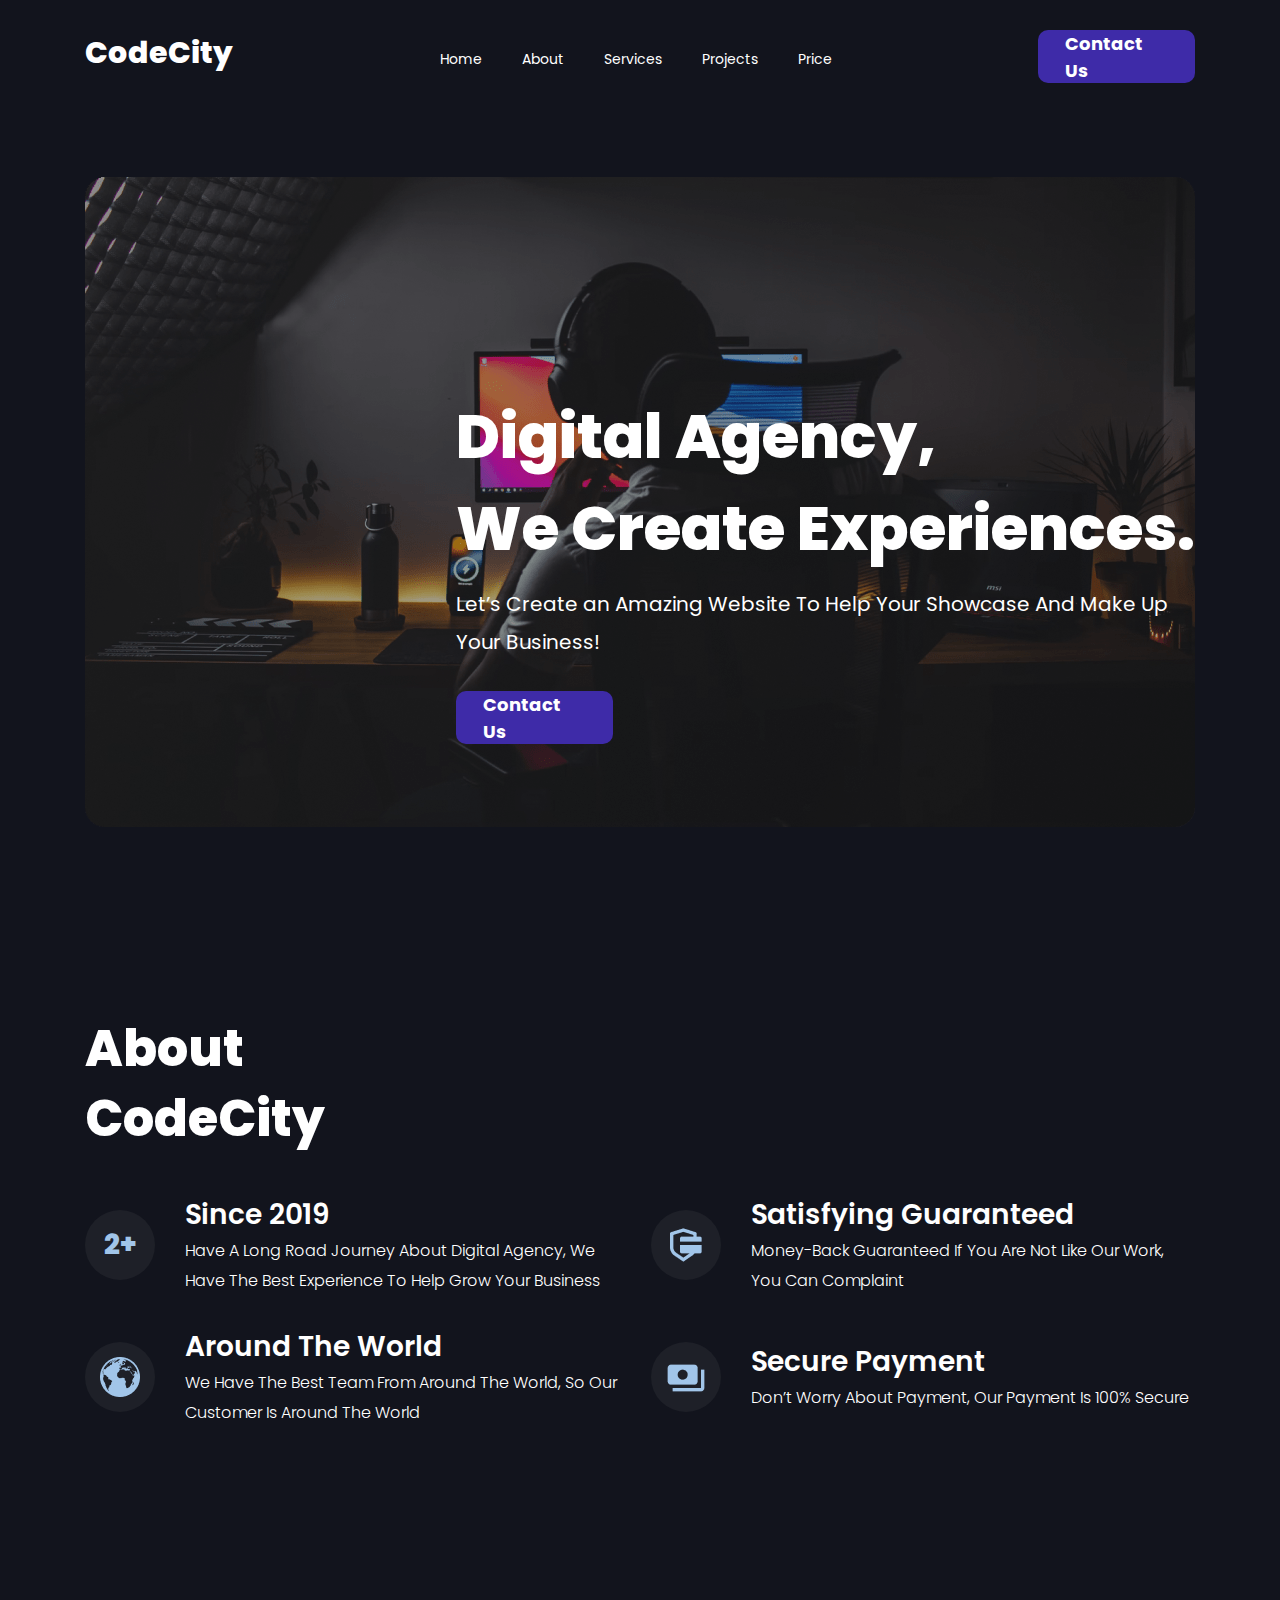
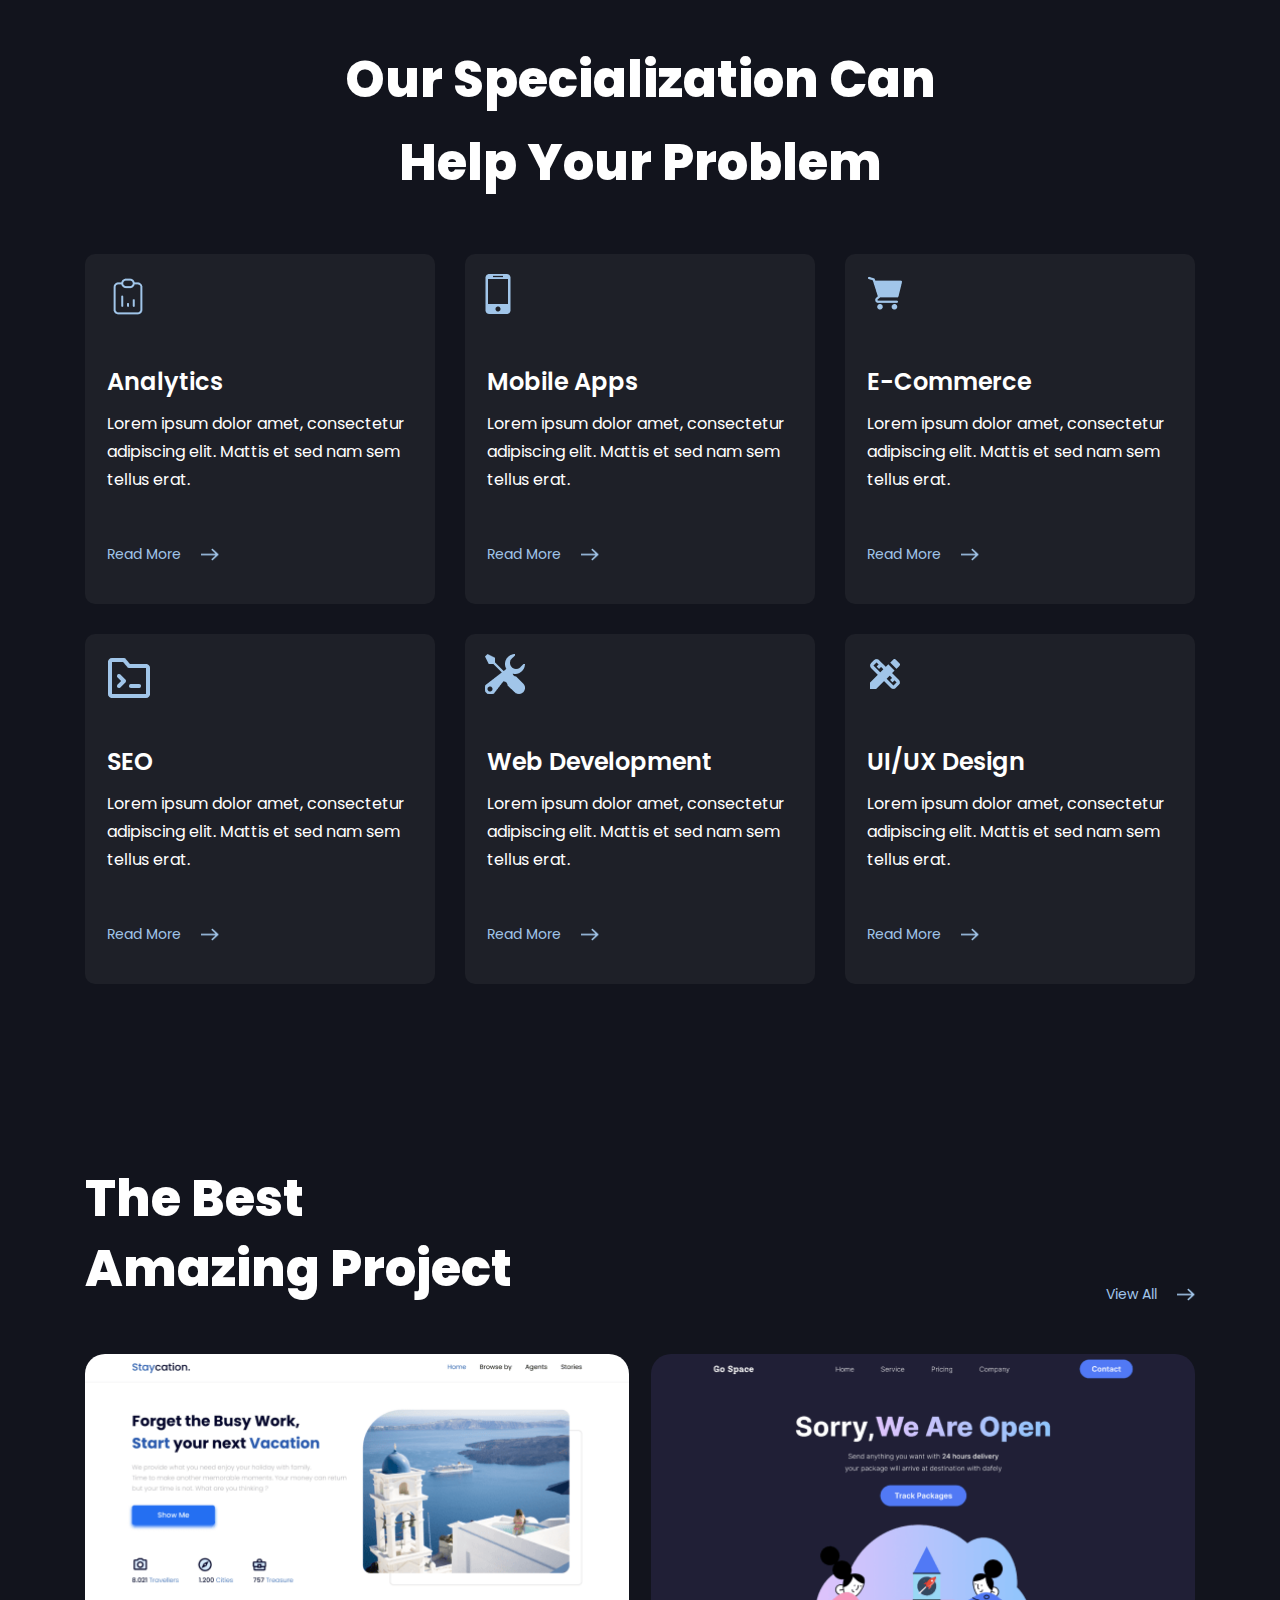
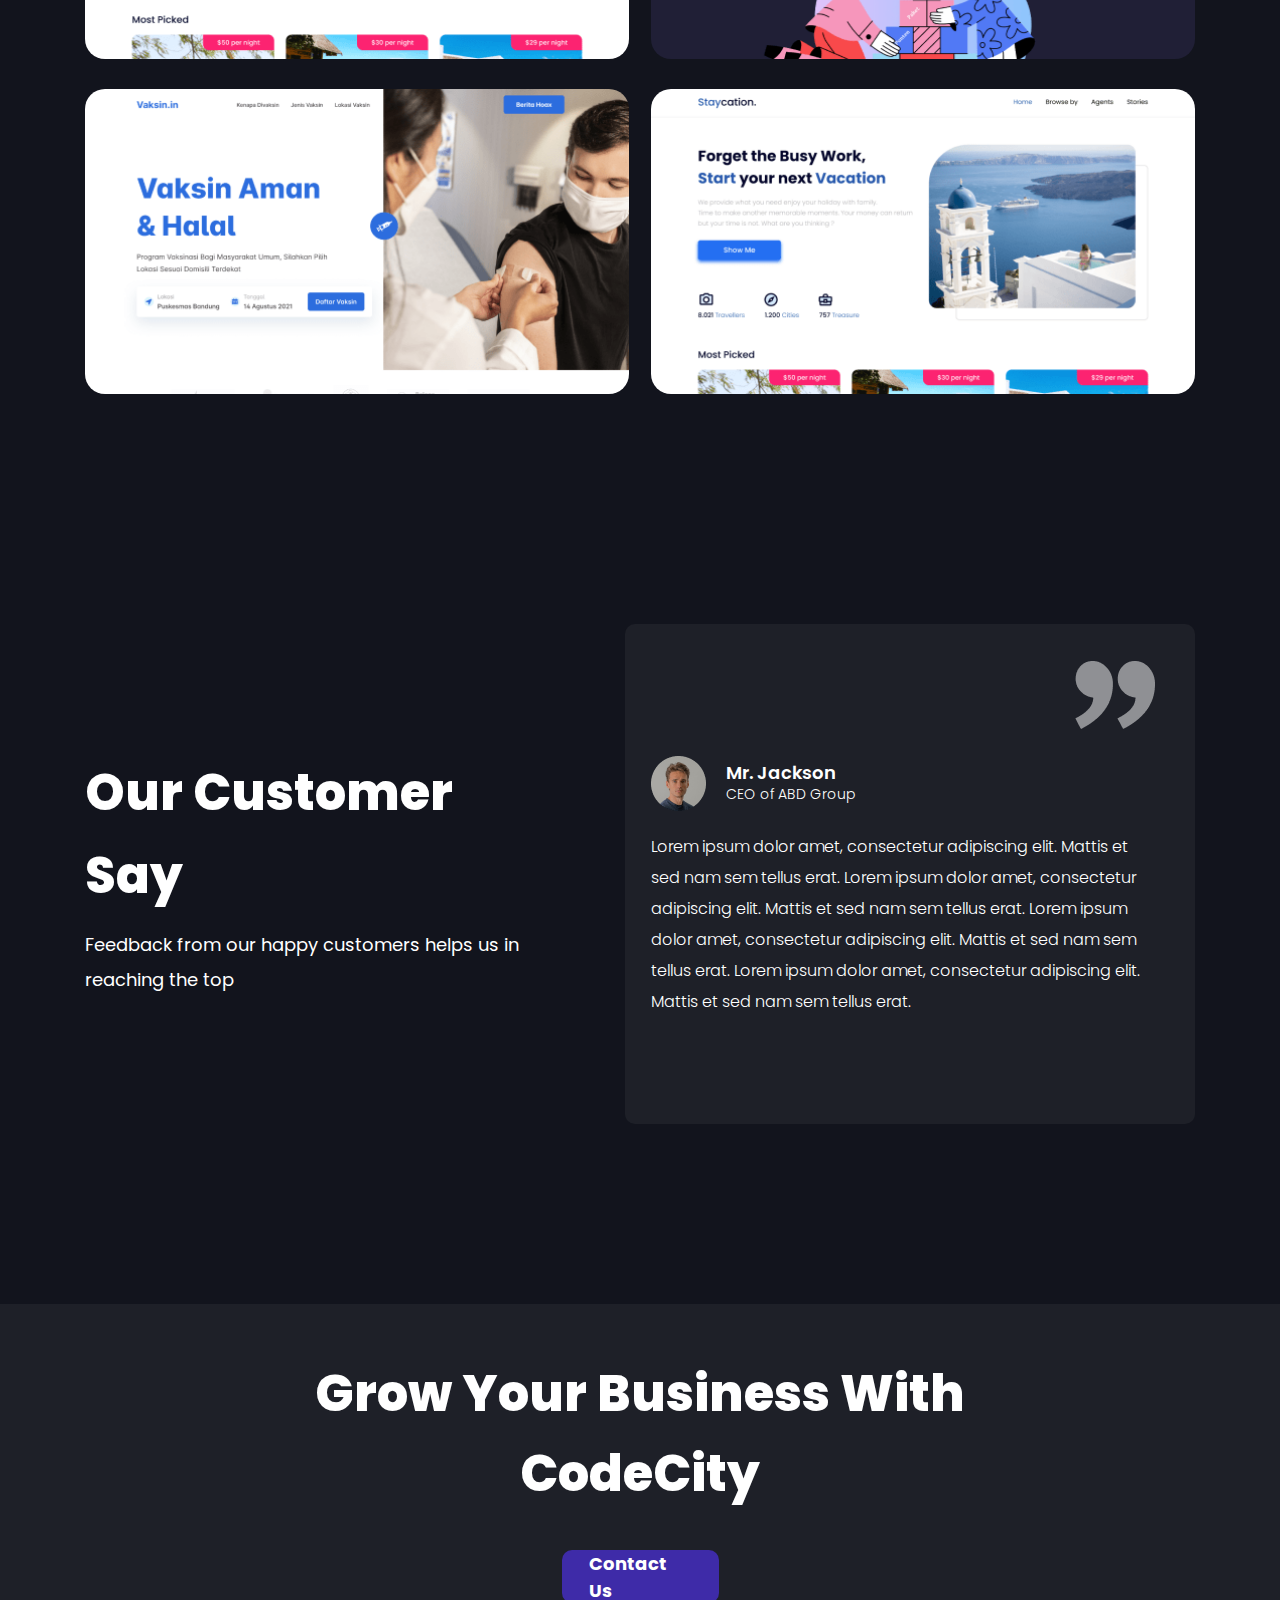
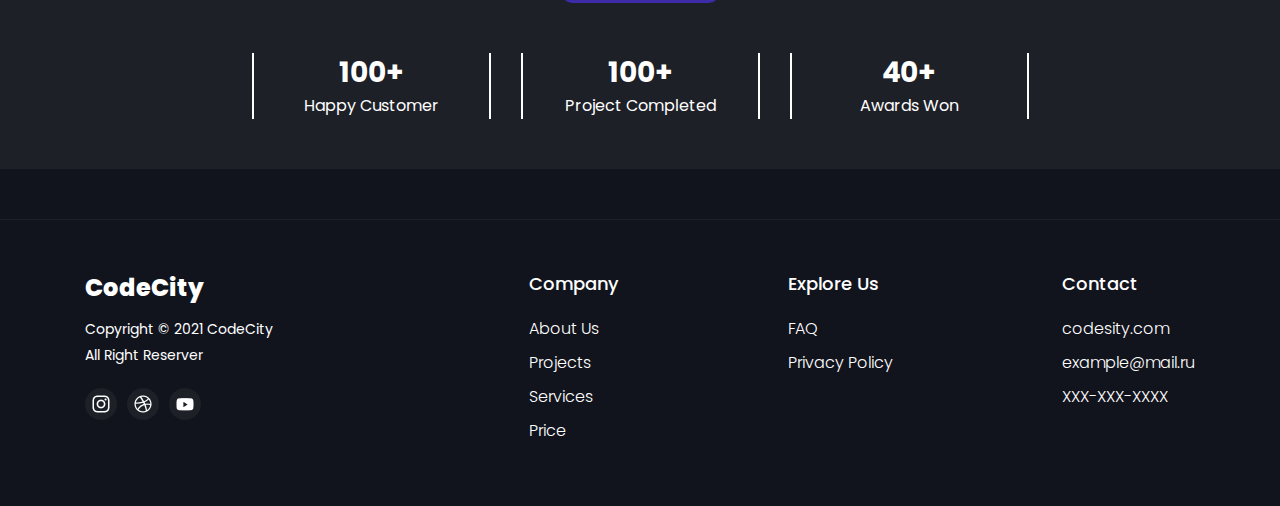
<file: index.html>
<!DOCTYPE html>
<html lang="en">
<head>
    <meta charset="UTF-8">
    <link rel="stylesheet" href="assets/css/style.min.css">
    
    <!-- Useful meta tags -->
    <meta http-equiv="x-ua-compatible" content="ie=edge">
    <meta name="viewport" content="width=device-width, initial-scale=1, shrink-to-fit=no">
    <meta name="robots" content="index, follow">
    <meta name="google" content="notranslate">
    <meta name="format-detection" content="telephone=no">
    <meta name="description" content="">
    
    <title>Home</title>
    
    <!-- Fonts -->
    <link rel="preconnect" href="https://fonts.googleapis.com">
    <link rel="preconnect" href="https://fonts.gstatic.com" crossorigin>
    <link rel="preconnect" href="https://fonts.googleapis.com">
    <link rel="preconnect" href="https://fonts.gstatic.com" crossorigin>
    <link href="https://fonts.googleapis.com/css2?family=Poppins:ital,wght@0,100;0,200;0,300;0,400;0,500;0,600;0,700;0,800;0,900;1,100;1,200;1,300;1,400;1,500;1,600;1,700;1,800;1,900&display=swap" rel="stylesheet"></head>
<body>
    <div class="wrapper">
        
        <!--HEADER-->
        
        <header class="header">
            <div class="container">
                <div class="header-info">
                    <div>
                        <p class="header-title">CodeCity</p>
                    </div>
        
                    <div>
                        <ul class="header-nav">
                            <li class="header-nav-link">
                                <a class="header-nav-text" href="index.html">Home</a>
                            </li>
        
                            <li class="header-nav-link">
                                <a class="header-nav-text" href="about.html">About</a>
                            </li>
        
                            <li class="header-nav-link">
                                <a class="header-nav-text" href="services.html">Services</a>
                            </li>
        
                            <li class="header-nav-link">
                                <a class="header-nav-text" href="projects.html">Projects</a>
                            </li>
        
                            <li class="header-nav-link">
                                <a class="header-nav-text" href="price.html">Price</a>
                            </li>
                        </ul>
                    </div>
        
                    <div class="btn__contact">
                        <a class="contact__text" href="#">Contact Us</a>
                    </div>
        
                    <div class="header-burger">
                        <span></span>
                    </div>
                </div>
        
                <div class="header-mobile">
                    <ul class="header-mobile-nav">
                        <li class="header-mobile-nav-link">
                            <a class="header-mobile-nav-text" href="index.html">Home</a>
                        </li>
        
                        <li class="header-mobile-nav-link">
                            <a class="header-mobile-nav-text" href="about.html">About</a>
                        </li>
        
                        <li class="header-mobile-nav-link">
                            <a class="header-mobile-nav-text" href="services.html">Services</a>
                        </li>
        
                        <li class="header-mobile-nav-link">
                            <a class="header-mobile-nav-text" href="projects.html">Projects</a>
                        </li>
        
                        <li class="header-mobile-nav-link">
                            <a class="header-mobile-nav-text" href="price.html">Price</a>
                        </li>
                    </ul>
        
                    <div class="btn__contact-mobile">
                        <a class="contact__text" href="modal-mobile.html">Contact Us</a>
                    </div>
                </div>
            </div>
        </header>

        
        <!--HOME__PAGE-->
        
        <!--HERO-->
        
        <div class="home__page-hero">
            <div class="container">
                <div class="home__page-hero-info">
                    <img class="home__page-hero-img" src="assets/images/hero__bg.png" alt="">
        
                    <div class="home__page-hero-text">
                        <h1 class="home__page-hero-title">Digital Agency,<br> We Create Experiences.</h1>
        
                        <h3 class="home__page-hero-subtitle">Let’s Create an Amazing Website To Help Your Showcase And Make Up<br> Your Business!</h3>
                        
                        <div class="btn__contact">
                            <a class="contact__text" href="#">Contact Us</a>
                        </div>
                    </div>
                </div>
            </div>
        </div>
        
        
        <!--ABOUT-->
        
        <div class="home__page-about">
            <div class="container">
                <p class="home__page-about-title">About<br> CodeCity</p>
        
                <div class="home__page-about-info">
                    <div class="home__page-about-block">
                        <div class="home__page-about-block-logo">
                            <p class="home__page-about-block-logo-text">2+</p>
                        </div>
        
                        <div>
                            <p class="home__page-about-block-title">Since 2019</p>
        
                            <p class="home__page-about-block-subtitle">have a long road journey about digital agency, we have the best experience to help grow your business</p>
                        </div>
                    </div>
        
                    <div class="home__page-about-block">
                        <div class="home__page-about-block-logo home__page-about-block-logo--pd18">
                            <img class="home__page-about-block-logo-img" src="assets/images/home__page-about/about__satisfying.png" alt="">
                        </div>
                        
                        <div>
                            <p class="home__page-about-block-title">satisfying guaranteed</p>
                            <p class="home__page-about-block-subtitle">money-back guaranteed if you are not like our work, you can complaint</p>
                        </div>
                    </div>
        
                    <div class="home__page-about-block">
                        <div class="home__page-about-block-logo home__page-about-block-logo--pd15">
                            <img class="home__page-about-block-logo-img" src="assets/images/home__page-about/about__world.png" alt="">
                        </div>
        
                        <div>
                            <p class="home__page-about-block-title">Around The World</p>
                            <p class="home__page-about-block-subtitle">We have the best team from around the world, so our customer is around the world</p>
                        </div>
                    </div>
        
                    <div class="home__page-about-block">
                        <div class="home__page-about-block-logo home__page-about-block-logo--pd22">
                            <img class="home__page-about-block-logo-img" src="assets/images/home__page-about/about__secure.png" alt="">
                        </div>
        
                        <div>
                            <p class="home__page-about-block-title">Secure Payment</p>
        
                            <p class="home__page-about-block-subtitle">Don’t worry about payment, our payment is 100% secure</p>
                        </div> 
                    </div>
        
                    <img class="home__page-about-img" src="assets/images/home__page-about/about_right.png" alt="">
                </div>
            </div>
        </div>
        
        <!--SPECIALIZATION-->
        
        <div class="home__page-specialization">
            <div class="container">
                <p class="home__page-specialization-title">Our Specialization can<br> 
                    help your problem
                </p>
        
                <div class="home__page-specialization-main">
                    <div class="home__page-specialization-top">
                        <div class="home__page-specialization-block">
                            <div class="container__specialization">
                                <div class="home__page-specialization-block-img">
                                    <img src="assets/images/home__page-specialization/specialization__analytics.png" alt="">
                                </div>
        
                                <div class="home__page-specialization-block-info">
                                    <p class="home__page-specialization-block-title">Analytics</p>
        
                                    <p class="home__page-specialization-block-subtitle">Lorem ipsum dolor amet, consectetur<br> adipiscing elit. Mattis et sed nam sem<br> tellus erat.</p>
                                
                                    <div class="home__page-specialization-block-read home__page-specialization-block-read--mt">
                                        <a class="home__page-specialization-block-link" href="services__analytics.html">Read More</a>
        
                                        <img class="home__page-specialization-block-vector" src="assets/images/vector.png" alt="">
                                    </div>
                                </div>
                            </div>
                        </div>
        
                        <div class="home__page-specialization-block">
                            <div class="container__specialization">
                                <div class="home__page-specialization-block-img">
                                    <img src="assets/images/home__page-specialization/specialization__mobile.png" alt="">
                                </div>
        
                                <div class="home__page-specialization-block-info">
                                    <p class="home__page-specialization-block-title">Mobile Apps</p>
        
                                    <p class="home__page-specialization-block-subtitle">Lorem ipsum dolor amet, consectetur<br> adipiscing elit. Mattis et sed nam sem<br> tellus erat.</p>
                                
                                    <div class="home__page-specialization-block-read home__page-specialization-block-read--mt">
                                        <a class="home__page-specialization-block-link" href="services__mobile-apps.html">Read More</a>
        
                                        <img class="home__page-specialization-block-vector" src="assets/images/vector.png" alt="">
                                    </div>
                                </div>
                            </div>
                        </div>
        
                        <div class="home__page-specialization-block">
                            <div class="container__specialization">
                                <div class="home__page-specialization-block-img">
                                    <img src="assets/images/home__page-specialization/specialization__commerce.png" alt="">
                                </div>
        
                                <div class="home__page-specialization-block-info">
                                    <p class="home__page-specialization-block-title">E-commerce</p>
        
                                    <p class="home__page-specialization-block-subtitle">Lorem ipsum dolor amet, consectetur<br> adipiscing elit. Mattis et sed nam sem<br> tellus erat.</p>
                                
                                    <div class="home__page-specialization-block-read home__page-specialization-block-read--mt">
                                        <a class="home__page-specialization-block-link" href="services__commerce.html">Read More</a>
        
                                        <img class="home__page-specialization-block-vector" src="assets/images/vector.png" alt="">
                                    </div>
                                </div>
                            </div>
                        </div>
                    </div>
        
                    <div class="home__page-specialization-bot">
                        <div class="home__page-specialization-block">
                            <div class="container__specialization">
                                <div class="home__page-specialization-block-img">
                                    <img src="assets/images/home__page-specialization/specialization__seo.png" alt="">
                                </div>
        
                                <div class="home__page-specialization-block-info">
                                    <p class="home__page-specialization-block-title">SEO</p>
        
                                    <p class="home__page-specialization-block-subtitle">Lorem ipsum dolor amet, consectetur<br> adipiscing elit. Mattis et sed nam sem<br> tellus erat.</p>
                                
                                    <div class="home__page-specialization-block-read home__page-specialization-block-read--mt">
                                        <a class="home__page-specialization-block-link" href="services__seo.html">Read More</a>
        
                                        <img class="home__page-specialization-block-vector" src="assets/images/vector.png" alt="">
                                    </div>
                                </div>
                            </div>
                        </div>
        
                        <div class="home__page-specialization-block">
                            <div class="container__specialization">
                                <div class="home__page-specialization-block-img">
                                    <img src="assets/images/home__page-specialization/specialization__web.png" alt="">
                                </div>
        
                                <div class="home__page-specialization-block-info">
                                    <p class="home__page-specialization-block-title">Web Development</p>
        
                                    <p class="home__page-specialization-block-subtitle">Lorem ipsum dolor amet, consectetur<br> adipiscing elit. Mattis et sed nam sem<br> tellus erat.</p>
                                
                                    <div class="home__page-specialization-block-read">
                                        <a class="home__page-specialization-block-link" href="services__web-dev.html">Read More</a>
        
                                        <img class="home__page-specialization-block-vector" src="assets/images/vector.png" alt="">
                                    </div>
                                </div>
                            </div>
                        </div>
        
                        <div class="home__page-specialization-block">
                            <div class="container__specialization">
                                <div class="home__page-specialization-block-img">
                                    <img src="assets/images/home__page-specialization/specialization__design.png" alt="">
                                </div>
        
                                <div class="home__page-specialization-block-info">
                                    <p class="home__page-specialization-block-title">UI/UX Design</p>
        
                                    <p class="home__page-specialization-block-subtitle">Lorem ipsum dolor amet, consectetur<br> adipiscing elit. Mattis et sed nam sem<br> tellus erat.</p>
                                
                                    <div class="home__page-specialization-block-read home__page-specialization-block-read--mt">
                                        <a class="home__page-specialization-block-link" href="services__design.html">Read More</a>
        
                                        <img class="home__page-specialization-block-vector" src="assets/images/vector.png" alt="">
                                    </div>
                                </div>
                            </div>
                        </div>
                    
                    
                    </div>
                </div>
            </div>
        </div>
        
        <!--PROJECT-->
        
        <div class="home__page-project">
            <div class="container">
                <div class="home__page-project-info">
                    <p class="home__page-project-title">The Best<br> Amazing Project</p>
        
                    <div class="home__page-project-view">
                        <a class="home__page-project-link" href="projects.html">View All</a>
        
                        <img class="home__page-project-vector" src="assets/images/vector.png" alt="">
                    </div>
        
                    <div class="home__page-project-examples">
                        <img class="home__page-project-examples-img home__page-project-examples-img--mb3" src="assets/images/home__page-project/project__example__staycation.png" alt="">
        
                        <img class="home__page-project-examples-img" src="assets/images/home__page-project/project__example__gospace.png" alt="">
        
                        <img class="home__page-project-examples-img" src="assets/images/home__page-project/project__example__vaksin.png" alt="">
        
                        <img class="home__page-project-examples-img" src="assets/images/home__page-project/project__example__staycation.png" alt="">
                    </div>
                </div>
            </div>
        </div>
        
        <!--FEEDBACK-->
        
        <div class="home__page-feedback">
            <div class="container">
                <div class="home__page-feedback-info">
                    <div class="home__page-feedback-main">
                        <p class="home__page-feedback-title">Our Customer<br> Say</p>
        
                        <p class="home__page-feedback-subtitle">Feedback from our happy customers helps us in<br> reaching the top</p>
                    </div>
        
                    <div class="home__page-feedback-block">
                        <img class="home__page-feedback-quotes" src="assets/images/home__page-feedback/“.png" alt="">
        
                        <div class="home__page-feedback-profile">
                            <img src="assets/images/home__page-feedback/feedback__avatar.png" alt="">
        
                            <div class="home__page-feedback-profile-text">
                                <p class="home__page-feedback-profile-name">Mr. Jackson</p>
        
                                <p class="home__page-feedback-profile-profession">CEO of ABD Group</p>
                            </div>
                        </div>
        
                        <p class="home__page-feedback-text">Lorem ipsum dolor amet, consectetur adipiscing elit.
                             Mattis et sed nam sem tellus erat. Lorem ipsum dolor amet, consectetur adipiscing elit.
                             Mattis et sed nam sem tellus erat. Lorem ipsum dolor amet, consectetur adipiscing elit.
                             Mattis et sed nam sem tellus erat. Lorem ipsum dolor amet, consectetur adipiscing elit.
                             Mattis et sed nam sem tellus erat.
                        </p>
                    </div>
                </div>
            </div>
        </div>
        
        <!--GROW-->
        
        <div class="home__page-grow">
            <div class="container">
                <p class="home__page-grow-title">Grow Your Business With<br> CodeCity</p>
        
                <div class="home__page-grow-contact">
                    <div class="btn__contact">
                        <a href="#" class="contact__text">Contact Us</a>
                    </div>
                </div>
                <div class="home__page-grow-benefits">
                    <div class="home__page-grow-benefits-block">
                        <p class="home__page-grow-benefits-block-title">100+</p>
        
                        <p class="home__page-grow-benefits-block-subtitle">Happy Customer</p>
                    </div>
        
                    <div class="home__page-grow-benefits-block">
                        <p class="home__page-grow-benefits-block-title">100+</p>
        
                        <p class="home__page-grow-benefits-block-subtitle">Project Completed</p>
                    </div>
        
                    <div class="home__page-grow-benefits-block">
                        <p class="home__page-grow-benefits-block-title">40+</p>
        
                        <p class="home__page-grow-benefits-block-subtitle">Awards Won</p>
                    </div>
                </div>
            </div>
        </div>
    </div>

    
    <!--FOOTER-->
    
    <footer class="footer">
        <div class="container">
            <div class="footer-info">
                <div class="footer-agency">
                    <p class="footer-logo">CodeCity</p>
    
                    <p class="footer-copyright">Copyright © 2021 CodeCity<br> All Right Reserver</p>
    
                    <div class="footer-icons">
                        <div class="footer-icons-bg">
                            <a target="_blank" href="https://www.instagram.com"><img class="footer-icons-inst" src="assets/images/footer/footer__inst.png" alt=""></a>
                        </div>
    
                        <div class="footer-icons-bg">
                            <a target="_blank" href="https://dribbble.com"><img class="footer-icons-path" src="assets/images/footer/footer__path.png" alt=""></a>
                        </div>
    
                        <div class="footer-icons-bg">
                            <a target="_blank" href="https://www.youtube.com"><img class="footer-icons-youtube" src="assets/images/footer/footer__youtube.png" alt=""></a>
                        </div>
                    </div>
                </div>
    
                <div class="footer-list">
                    <div class="footer-company">
                        <p class="footer-title">Company</p>
    
                        <a href="about.html" class="footer-links">
                            <p class="footer-text">About Us</p>
                        </a>
    
                        <a href="projects.html" class="footer-links">
                            <p class="footer-text">Projects</p>
                        </a>
    
                        <a href="services.html" class="footer-links">
                            <p class="footer-text">Services</p>
                        </a>
    
                        <a href="price.html" class="footer-links">
                            <p class="footer-text">Price</p>
                        </a>
                    </div>
    
                    <div class="footer-explore">
                        <p class="footer-title">Explore Us</p>
    
                        <a href="#" class="footer-links">
                            <p class="footer-text">FAQ</p>
                        </a>
    
                        <a href="#" class="footer-links">
                            <p class="footer-text">Privacy Policy</p>
                        </a>
                    </div>
    
                    <div class="footer-contact">
                        <p class="footer-title">Contact</p>
    
                        <p class="footer-text">codesity.com</p>
    
                        <p class="footer-text">example@mail.ru</p>
    
                        <p class="footer-text">XXX-XXX-XXXX</p>
                    </div>
                </div>
            </div>
        </div>
    </footer>  

    
    <!--MODAL-CONTACT-->
    
    <div class="modal-contact">
        <div class="modal-contact-content">
            <form class="form" action="/" method="post">
                <div class="form-item">
                    <input class="form-item-input" placeholder="Your name" type="text">
    
                    <span class="form-item-line"></span>
                </div>
    
                <div class="form-item">
                    <input class="form-item-input" placeholder="Your phone" type="tel">
    
                    <span class="form-item-line"></span>
                </div>
    
                <div class="form-item">
                    <input class="form-item-input" placeholder="Your e-mail" type="email">
    
                    <span class="form-item-line"></span>
                </div>
    
                <div class="form-item">
                    <textarea class="form-item-input form-item-input--textarea" placeholder="Text message" name="text"></textarea>
                </div>
    
                <div class="form-send">
                    <button class="btn__contact btn__contact--small">
                        <p class="contact__text contact__text--small">Send</p>
                    </button>
    
                    <label class="form-send-check"><input type="checkbox" name="checkbox" value="value" required class="form-send-check-input"></label>
    
                    <p class="form-send-text">Processing of personal data</p>
                </div>
            </form>
    
            <ul class="modal-contact-footer">
                <li>
                    e-mail: <a href="mailto:example@mail.ru">example@mail.ru</a>
                </li>
    
                <li>
                    mobile: <a href="tel:+9999999999">XXX-XXX-XX-XX</a>
                </li>
            </ul>
    
            <button class="modal-contact-close" type="button">
                <img src="assets/images/close.svg" alt="">
            </button>
        </div>
    </div>
    <script src="assets/js/app.js"></script>
</body>
</html>
</file>
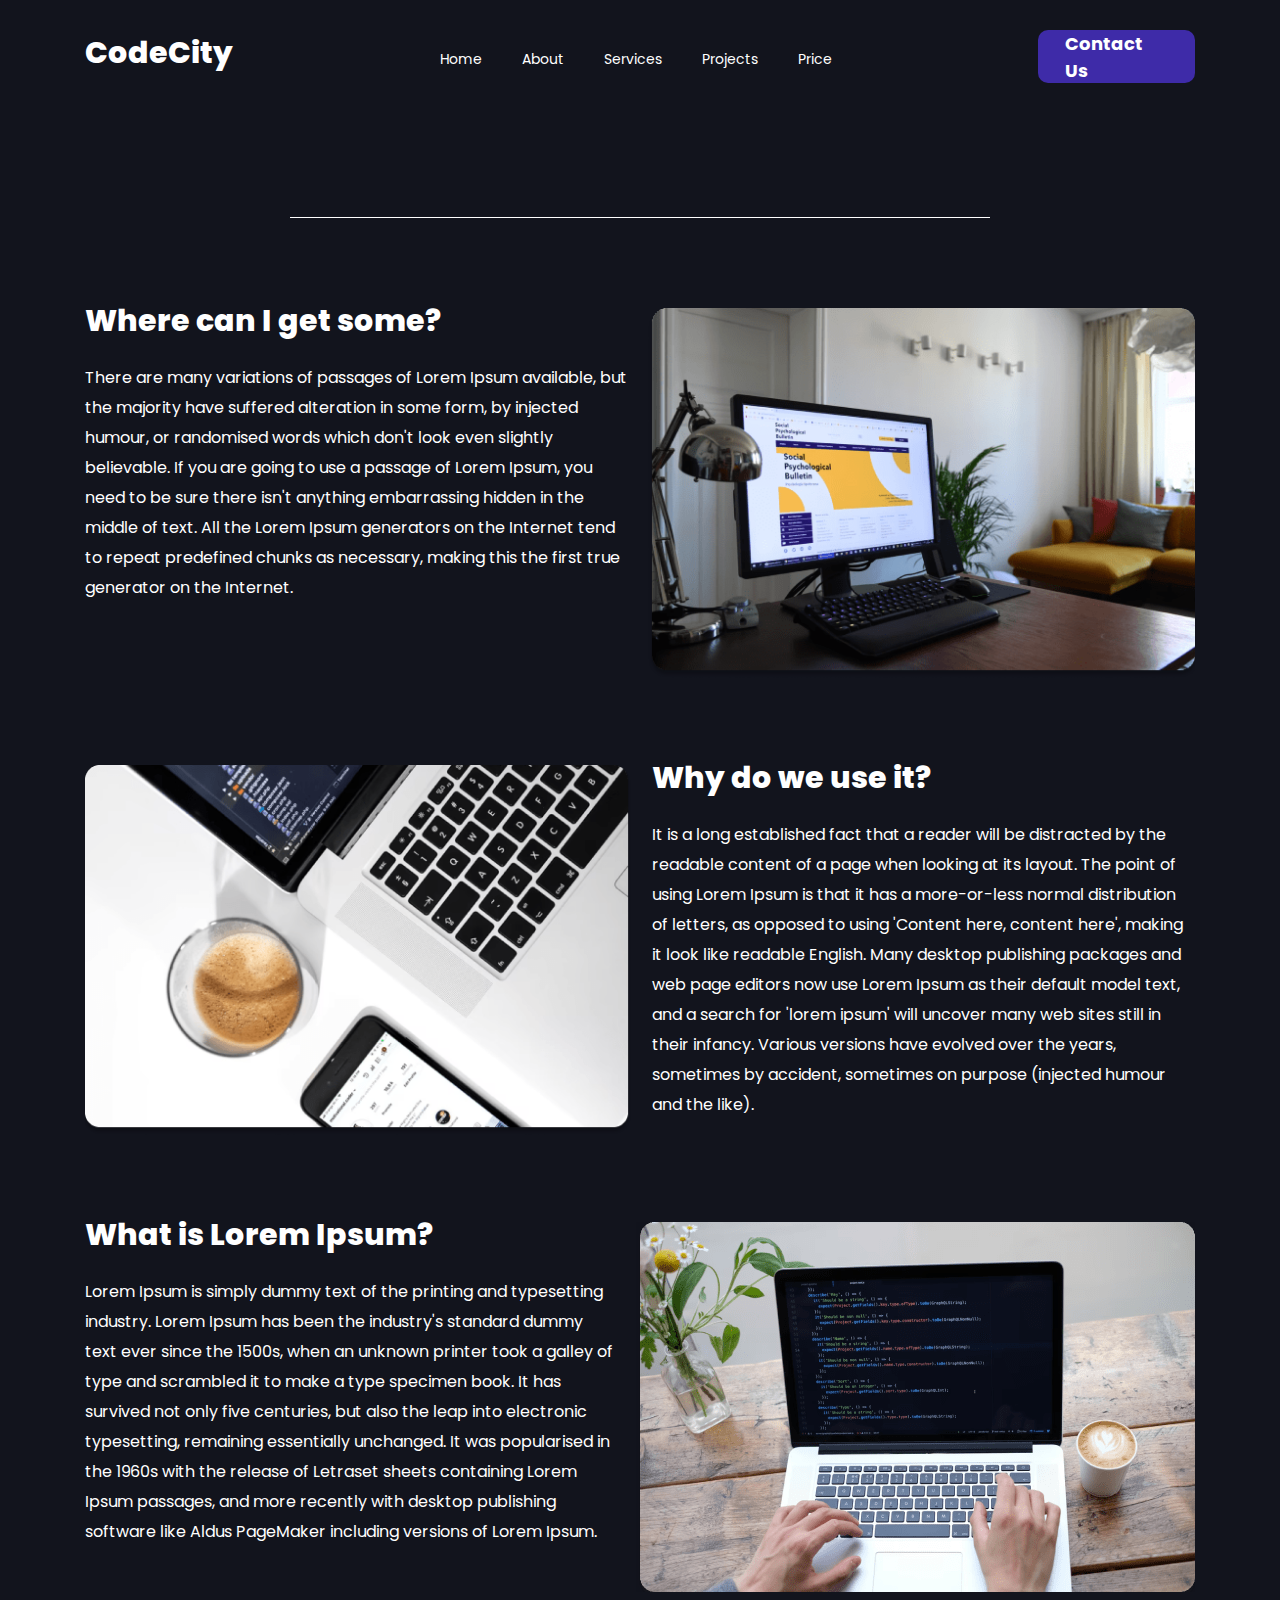
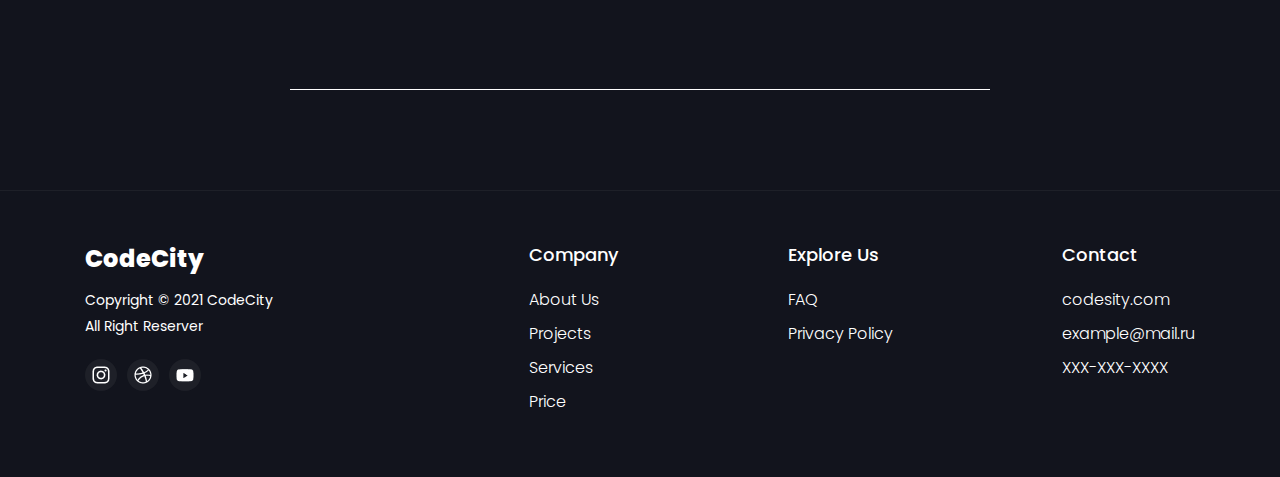
<file: about.html>
<!DOCTYPE html>
<html lang="en">
<head>
    <meta charset="UTF-8">
    <link rel="stylesheet" href="assets/css/style.min.css">
    
    <!-- Useful meta tags -->
    <meta http-equiv="x-ua-compatible" content="ie=edge">
    <meta name="viewport" content="width=device-width, initial-scale=1, shrink-to-fit=no">
    <meta name="robots" content="index, follow">
    <meta name="google" content="notranslate">
    <meta name="format-detection" content="telephone=no">
    <meta name="description" content="">
    
    <title>About</title>
    
    <!-- Fonts -->
    <link rel="preconnect" href="https://fonts.googleapis.com">
    <link rel="preconnect" href="https://fonts.gstatic.com" crossorigin>
    <link rel="preconnect" href="https://fonts.googleapis.com">
    <link rel="preconnect" href="https://fonts.gstatic.com" crossorigin>
    <link href="https://fonts.googleapis.com/css2?family=Poppins:ital,wght@0,100;0,200;0,300;0,400;0,500;0,600;0,700;0,800;0,900;1,100;1,200;1,300;1,400;1,500;1,600;1,700;1,800;1,900&display=swap" rel="stylesheet"></head>
<body>
    <div class="wrapper">
        
        <!--HEADER-->
        
        <header class="header">
            <div class="container">
                <div class="header-info">
                    <div>
                        <p class="header-title">CodeCity</p>
                    </div>
        
                    <div>
                        <ul class="header-nav">
                            <li class="header-nav-link">
                                <a class="header-nav-text" href="index.html">Home</a>
                            </li>
        
                            <li class="header-nav-link">
                                <a class="header-nav-text" href="about.html">About</a>
                            </li>
        
                            <li class="header-nav-link">
                                <a class="header-nav-text" href="services.html">Services</a>
                            </li>
        
                            <li class="header-nav-link">
                                <a class="header-nav-text" href="projects.html">Projects</a>
                            </li>
        
                            <li class="header-nav-link">
                                <a class="header-nav-text" href="price.html">Price</a>
                            </li>
                        </ul>
                    </div>
        
                    <div class="btn__contact">
                        <a class="contact__text" href="#">Contact Us</a>
                    </div>
        
                    <div class="header-burger">
                        <span></span>
                    </div>
                </div>
        
                <div class="header-mobile">
                    <ul class="header-mobile-nav">
                        <li class="header-mobile-nav-link">
                            <a class="header-mobile-nav-text" href="index.html">Home</a>
                        </li>
        
                        <li class="header-mobile-nav-link">
                            <a class="header-mobile-nav-text" href="about.html">About</a>
                        </li>
        
                        <li class="header-mobile-nav-link">
                            <a class="header-mobile-nav-text" href="services.html">Services</a>
                        </li>
        
                        <li class="header-mobile-nav-link">
                            <a class="header-mobile-nav-text" href="projects.html">Projects</a>
                        </li>
        
                        <li class="header-mobile-nav-link">
                            <a class="header-mobile-nav-text" href="price.html">Price</a>
                        </li>
                    </ul>
        
                    <div class="btn__contact-mobile">
                        <a class="contact__text" href="modal-mobile.html">Contact Us</a>
                    </div>
                </div>
            </div>
        </header>

        
        <!--ABOUT__PAGE-->
        
        <div class="about__page">
            <div class="container">
                <span class="about__line"></span>
        
                <div class="about__block1">
                    <div class="block__text">
                        <p class="block__title"> Where can I get some?</p>
        
                        <p class="block__subtitle">There are many variations of passages of Lorem Ipsum available,
                             but the majority have suffered alteration in some form, by injected
                             humour, or randomised words which don't look even slightly
                             believable. If you are going to use a passage of Lorem Ipsum, you
                             need to be sure there isn't anything embarrassing hidden in the
                             middle of text. All the Lorem Ipsum generators on the Internet tend
                             to repeat predefined chunks as necessary, making this the first
                             true generator on the Internet.
                        </p>
                    </div>
        
                    <div class="block__img-container">
                        <img class="block__img" src="assets/images/about__page/about__block1.png" alt="">
                    </div>
                </div>
        
                <div class="about__block2">
                    <div class="block__img-container">
                        <img class="block__img" src="assets/images/about__page/about__block2.png" alt="">
                    </div>
        
                    <div class="block__text block__text--ml">
                        <p class="block__title">Why do we use it?</p>
        
                        <p class="block__subtitle">It is a long established fact that a reader will be distracted by the
                             readable content of a page when looking at its layout. The point of
                             using Lorem Ipsum is that it has a more-or-less normal
                             distribution of letters, as opposed to using 'Content here, content
                             here', making it look like readable English. Many desktop publishing
                             packages and web page editors now use Lorem Ipsum as their
                             default model text, and a search for 'lorem ipsum' will uncover
                             many web sites still in their infancy. Various versions have evolved
                             over the years, sometimes by accident, sometimes on purpose
                             (injected humour and the like).
                        </p>
                    </div>
                </div>
        
                <div class="about__block3">
                    <div class="block__text">
                        <p class="block__title">What is Lorem Ipsum?</p>
        
                        <p class="block__subtitle">Lorem Ipsum is simply dummy text of the printing and typesetting
                             industry. Lorem Ipsum has been the industry's standard dummy
                             text ever since the 1500s, when an unknown printer took a galley of
                             type and scrambled it to make a type specimen book. It has
                             survived not only five centuries, but also the leap into electronic
                             typesetting, remaining essentially unchanged. It was popularised
                             in the 1960s with the release of Letraset sheets containing Lorem
                             Ipsum passages, and more recently with desktop publishing
                             software like Aldus PageMaker including versions of Lorem Ipsum.
                        </p>
                    </div>
        
                    <div class="block__img-container">
                        <img class="block__img" src="assets/images/about__page/about__block3.png" alt="">
                    </div>
                </div>
        
                <span class="about__line"></span>
            </div>
        </div>
    </div>

    
    <!--FOOTER-->
    
    <footer class="footer">
        <div class="container">
            <div class="footer-info">
                <div class="footer-agency">
                    <p class="footer-logo">CodeCity</p>
    
                    <p class="footer-copyright">Copyright © 2021 CodeCity<br> All Right Reserver</p>
    
                    <div class="footer-icons">
                        <div class="footer-icons-bg">
                            <a target="_blank" href="https://www.instagram.com"><img class="footer-icons-inst" src="assets/images/footer/footer__inst.png" alt=""></a>
                        </div>
    
                        <div class="footer-icons-bg">
                            <a target="_blank" href="https://dribbble.com"><img class="footer-icons-path" src="assets/images/footer/footer__path.png" alt=""></a>
                        </div>
    
                        <div class="footer-icons-bg">
                            <a target="_blank" href="https://www.youtube.com"><img class="footer-icons-youtube" src="assets/images/footer/footer__youtube.png" alt=""></a>
                        </div>
                    </div>
                </div>
    
                <div class="footer-list">
                    <div class="footer-company">
                        <p class="footer-title">Company</p>
    
                        <a href="about.html" class="footer-links">
                            <p class="footer-text">About Us</p>
                        </a>
    
                        <a href="projects.html" class="footer-links">
                            <p class="footer-text">Projects</p>
                        </a>
    
                        <a href="services.html" class="footer-links">
                            <p class="footer-text">Services</p>
                        </a>
    
                        <a href="price.html" class="footer-links">
                            <p class="footer-text">Price</p>
                        </a>
                    </div>
    
                    <div class="footer-explore">
                        <p class="footer-title">Explore Us</p>
    
                        <a href="#" class="footer-links">
                            <p class="footer-text">FAQ</p>
                        </a>
    
                        <a href="#" class="footer-links">
                            <p class="footer-text">Privacy Policy</p>
                        </a>
                    </div>
    
                    <div class="footer-contact">
                        <p class="footer-title">Contact</p>
    
                        <p class="footer-text">codesity.com</p>
    
                        <p class="footer-text">example@mail.ru</p>
    
                        <p class="footer-text">XXX-XXX-XXXX</p>
                    </div>
                </div>
            </div>
        </div>
    </footer>  

    
    <!--MODAL-CONTACT-->
    
    <div class="modal-contact">
        <div class="modal-contact-content">
            <form class="form" action="/" method="post">
                <div class="form-item">
                    <input class="form-item-input" placeholder="Your name" type="text">
    
                    <span class="form-item-line"></span>
                </div>
    
                <div class="form-item">
                    <input class="form-item-input" placeholder="Your phone" type="tel">
    
                    <span class="form-item-line"></span>
                </div>
    
                <div class="form-item">
                    <input class="form-item-input" placeholder="Your e-mail" type="email">
    
                    <span class="form-item-line"></span>
                </div>
    
                <div class="form-item">
                    <textarea class="form-item-input form-item-input--textarea" placeholder="Text message" name="text"></textarea>
                </div>
    
                <div class="form-send">
                    <button class="btn__contact btn__contact--small">
                        <p class="contact__text contact__text--small">Send</p>
                    </button>
    
                    <label class="form-send-check"><input type="checkbox" name="checkbox" value="value" required class="form-send-check-input"></label>
    
                    <p class="form-send-text">Processing of personal data</p>
                </div>
            </form>
    
            <ul class="modal-contact-footer">
                <li>
                    e-mail: <a href="mailto:example@mail.ru">example@mail.ru</a>
                </li>
    
                <li>
                    mobile: <a href="tel:+9999999999">XXX-XXX-XX-XX</a>
                </li>
            </ul>
    
            <button class="modal-contact-close" type="button">
                <img src="assets/images/close.svg" alt="">
            </button>
        </div>
    </div>
    <script src="assets/js/app.js"></script>
</body>
</html>
</file>
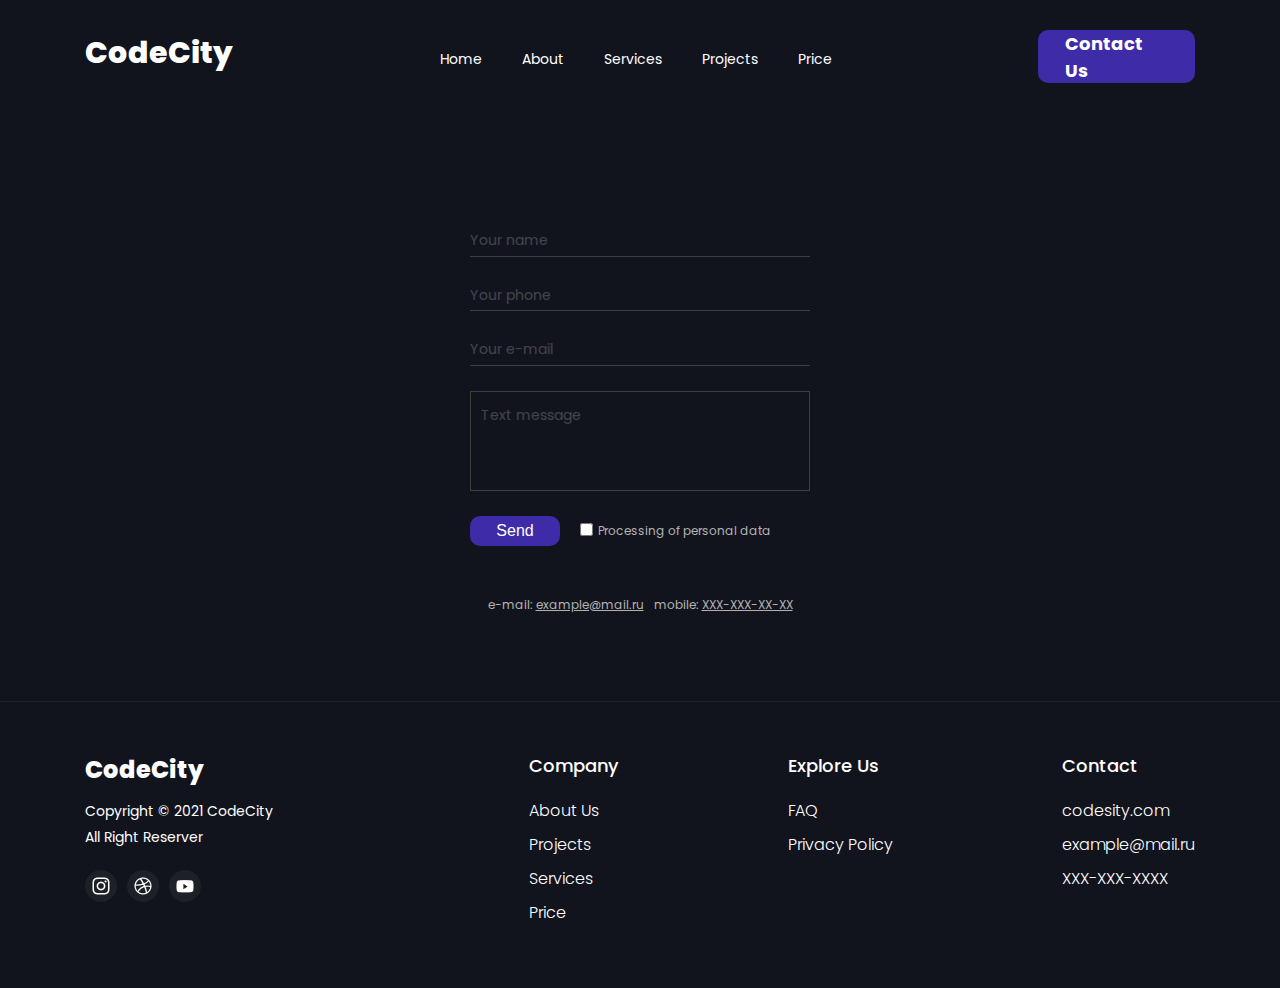
<file: modal-mobile.html>
<!DOCTYPE html>
<html lang="en">
<head>
    <meta charset="UTF-8">
    <link rel="stylesheet" href="assets/css/style.min.css">
    
    <!-- Useful meta tags -->
    <meta http-equiv="x-ua-compatible" content="ie=edge">
    <meta name="viewport" content="width=device-width, initial-scale=1, shrink-to-fit=no">
    <meta name="robots" content="index, follow">
    <meta name="google" content="notranslate">
    <meta name="format-detection" content="telephone=no">
    <meta name="description" content="">
    
    <title>Contact</title>
    
    <!-- Fonts -->
    <link rel="preconnect" href="https://fonts.googleapis.com">
    <link rel="preconnect" href="https://fonts.gstatic.com" crossorigin>
    <link rel="preconnect" href="https://fonts.googleapis.com">
    <link rel="preconnect" href="https://fonts.gstatic.com" crossorigin>
    <link href="https://fonts.googleapis.com/css2?family=Poppins:ital,wght@0,100;0,200;0,300;0,400;0,500;0,600;0,700;0,800;0,900;1,100;1,200;1,300;1,400;1,500;1,600;1,700;1,800;1,900&display=swap" rel="stylesheet"></head>
<body>
    <div class="wrapper">
        
        <!--HEADER-->
        
        <header class="header">
            <div class="container">
                <div class="header-info">
                    <div>
                        <p class="header-title">CodeCity</p>
                    </div>
        
                    <div>
                        <ul class="header-nav">
                            <li class="header-nav-link">
                                <a class="header-nav-text" href="index.html">Home</a>
                            </li>
        
                            <li class="header-nav-link">
                                <a class="header-nav-text" href="about.html">About</a>
                            </li>
        
                            <li class="header-nav-link">
                                <a class="header-nav-text" href="services.html">Services</a>
                            </li>
        
                            <li class="header-nav-link">
                                <a class="header-nav-text" href="projects.html">Projects</a>
                            </li>
        
                            <li class="header-nav-link">
                                <a class="header-nav-text" href="price.html">Price</a>
                            </li>
                        </ul>
                    </div>
        
                    <div class="btn__contact">
                        <a class="contact__text" href="#">Contact Us</a>
                    </div>
        
                    <div class="header-burger">
                        <span></span>
                    </div>
                </div>
        
                <div class="header-mobile">
                    <ul class="header-mobile-nav">
                        <li class="header-mobile-nav-link">
                            <a class="header-mobile-nav-text" href="index.html">Home</a>
                        </li>
        
                        <li class="header-mobile-nav-link">
                            <a class="header-mobile-nav-text" href="about.html">About</a>
                        </li>
        
                        <li class="header-mobile-nav-link">
                            <a class="header-mobile-nav-text" href="services.html">Services</a>
                        </li>
        
                        <li class="header-mobile-nav-link">
                            <a class="header-mobile-nav-text" href="projects.html">Projects</a>
                        </li>
        
                        <li class="header-mobile-nav-link">
                            <a class="header-mobile-nav-text" href="price.html">Price</a>
                        </li>
                    </ul>
        
                    <div class="btn__contact-mobile">
                        <a class="contact__text" href="modal-mobile.html">Contact Us</a>
                    </div>
                </div>
            </div>
        </header>

        
        <!--MODAL-CONTACT-->
        
        <div class="modal-contact modal-contact-mobile">
            <div class="modal-contact-content">
                <form class="form" action="/" method="post">
                    <div class="form-item">
                        <input class="form-item-input" placeholder="Your name" type="text">
        
                        <span class="form-item-line"></span>
                    </div>
        
                    <div class="form-item">
                        <input class="form-item-input" placeholder="Your phone" type="tel">
        
                        <span class="form-item-line"></span>
                    </div>
        
                    <div class="form-item">
                        <input class="form-item-input" placeholder="Your e-mail" type="email">
        
                        <span class="form-item-line"></span>
                    </div>
        
                    <div class="form-item">
                        <textarea class="form-item-input form-item-input--textarea" placeholder="Text message" name="text"></textarea>
                    </div>
        
                    <div class="form-send">
                        <button class="btn__contact btn__contact--small">
                            <p class="contact__text contact__text--small">Send</p>
                        </button>
        
                        <label class="form-send-check"><input type="checkbox" name="checkbox" value="value" required class="form-send-check-input"></label>
        
                        <p class="form-send-text">Processing of personal data</p>
                    </div>
                </form>
        
                <ul class="modal-contact-footer">
                    <li>
                        e-mail: <a href="mailto:example@mail.ru">example@mail.ru</a>
                    </li>
        
                    <li>
                        mobile: <a href="tel:+9999999999">XXX-XXX-XX-XX</a>
                    </li>
                </ul>
        
                <button class="modal-contact-close modal-contact-close-mobile" type="button">
                    <img src="assets/images/close.svg" alt="">
                </button>
            </div>
        </div>
    </div>

    
    <!--FOOTER-->
    
    <footer class="footer">
        <div class="container">
            <div class="footer-info">
                <div class="footer-agency">
                    <p class="footer-logo">CodeCity</p>
    
                    <p class="footer-copyright">Copyright © 2021 CodeCity<br> All Right Reserver</p>
    
                    <div class="footer-icons">
                        <div class="footer-icons-bg">
                            <a target="_blank" href="https://www.instagram.com"><img class="footer-icons-inst" src="assets/images/footer/footer__inst.png" alt=""></a>
                        </div>
    
                        <div class="footer-icons-bg">
                            <a target="_blank" href="https://dribbble.com"><img class="footer-icons-path" src="assets/images/footer/footer__path.png" alt=""></a>
                        </div>
    
                        <div class="footer-icons-bg">
                            <a target="_blank" href="https://www.youtube.com"><img class="footer-icons-youtube" src="assets/images/footer/footer__youtube.png" alt=""></a>
                        </div>
                    </div>
                </div>
    
                <div class="footer-list">
                    <div class="footer-company">
                        <p class="footer-title">Company</p>
    
                        <a href="about.html" class="footer-links">
                            <p class="footer-text">About Us</p>
                        </a>
    
                        <a href="projects.html" class="footer-links">
                            <p class="footer-text">Projects</p>
                        </a>
    
                        <a href="services.html" class="footer-links">
                            <p class="footer-text">Services</p>
                        </a>
    
                        <a href="price.html" class="footer-links">
                            <p class="footer-text">Price</p>
                        </a>
                    </div>
    
                    <div class="footer-explore">
                        <p class="footer-title">Explore Us</p>
    
                        <a href="#" class="footer-links">
                            <p class="footer-text">FAQ</p>
                        </a>
    
                        <a href="#" class="footer-links">
                            <p class="footer-text">Privacy Policy</p>
                        </a>
                    </div>
    
                    <div class="footer-contact">
                        <p class="footer-title">Contact</p>
    
                        <p class="footer-text">codesity.com</p>
    
                        <p class="footer-text">example@mail.ru</p>
    
                        <p class="footer-text">XXX-XXX-XXXX</p>
                    </div>
                </div>
            </div>
        </div>
    </footer>  

    
    <!--MODAL-CONTACT-->
    
    <div class="modal-contact">
        <div class="modal-contact-content">
            <form class="form" action="/" method="post">
                <div class="form-item">
                    <input class="form-item-input" placeholder="Your name" type="text">
    
                    <span class="form-item-line"></span>
                </div>
    
                <div class="form-item">
                    <input class="form-item-input" placeholder="Your phone" type="tel">
    
                    <span class="form-item-line"></span>
                </div>
    
                <div class="form-item">
                    <input class="form-item-input" placeholder="Your e-mail" type="email">
    
                    <span class="form-item-line"></span>
                </div>
    
                <div class="form-item">
                    <textarea class="form-item-input form-item-input--textarea" placeholder="Text message" name="text"></textarea>
                </div>
    
                <div class="form-send">
                    <button class="btn__contact btn__contact--small">
                        <p class="contact__text contact__text--small">Send</p>
                    </button>
    
                    <label class="form-send-check"><input type="checkbox" name="checkbox" value="value" required class="form-send-check-input"></label>
    
                    <p class="form-send-text">Processing of personal data</p>
                </div>
            </form>
    
            <ul class="modal-contact-footer">
                <li>
                    e-mail: <a href="mailto:example@mail.ru">example@mail.ru</a>
                </li>
    
                <li>
                    mobile: <a href="tel:+9999999999">XXX-XXX-XX-XX</a>
                </li>
            </ul>
    
            <button class="modal-contact-close" type="button">
                <img src="assets/images/close.svg" alt="">
            </button>
        </div>
    </div>
    <script src="assets/js/app.js"></script>
</body>
</html>
</file>
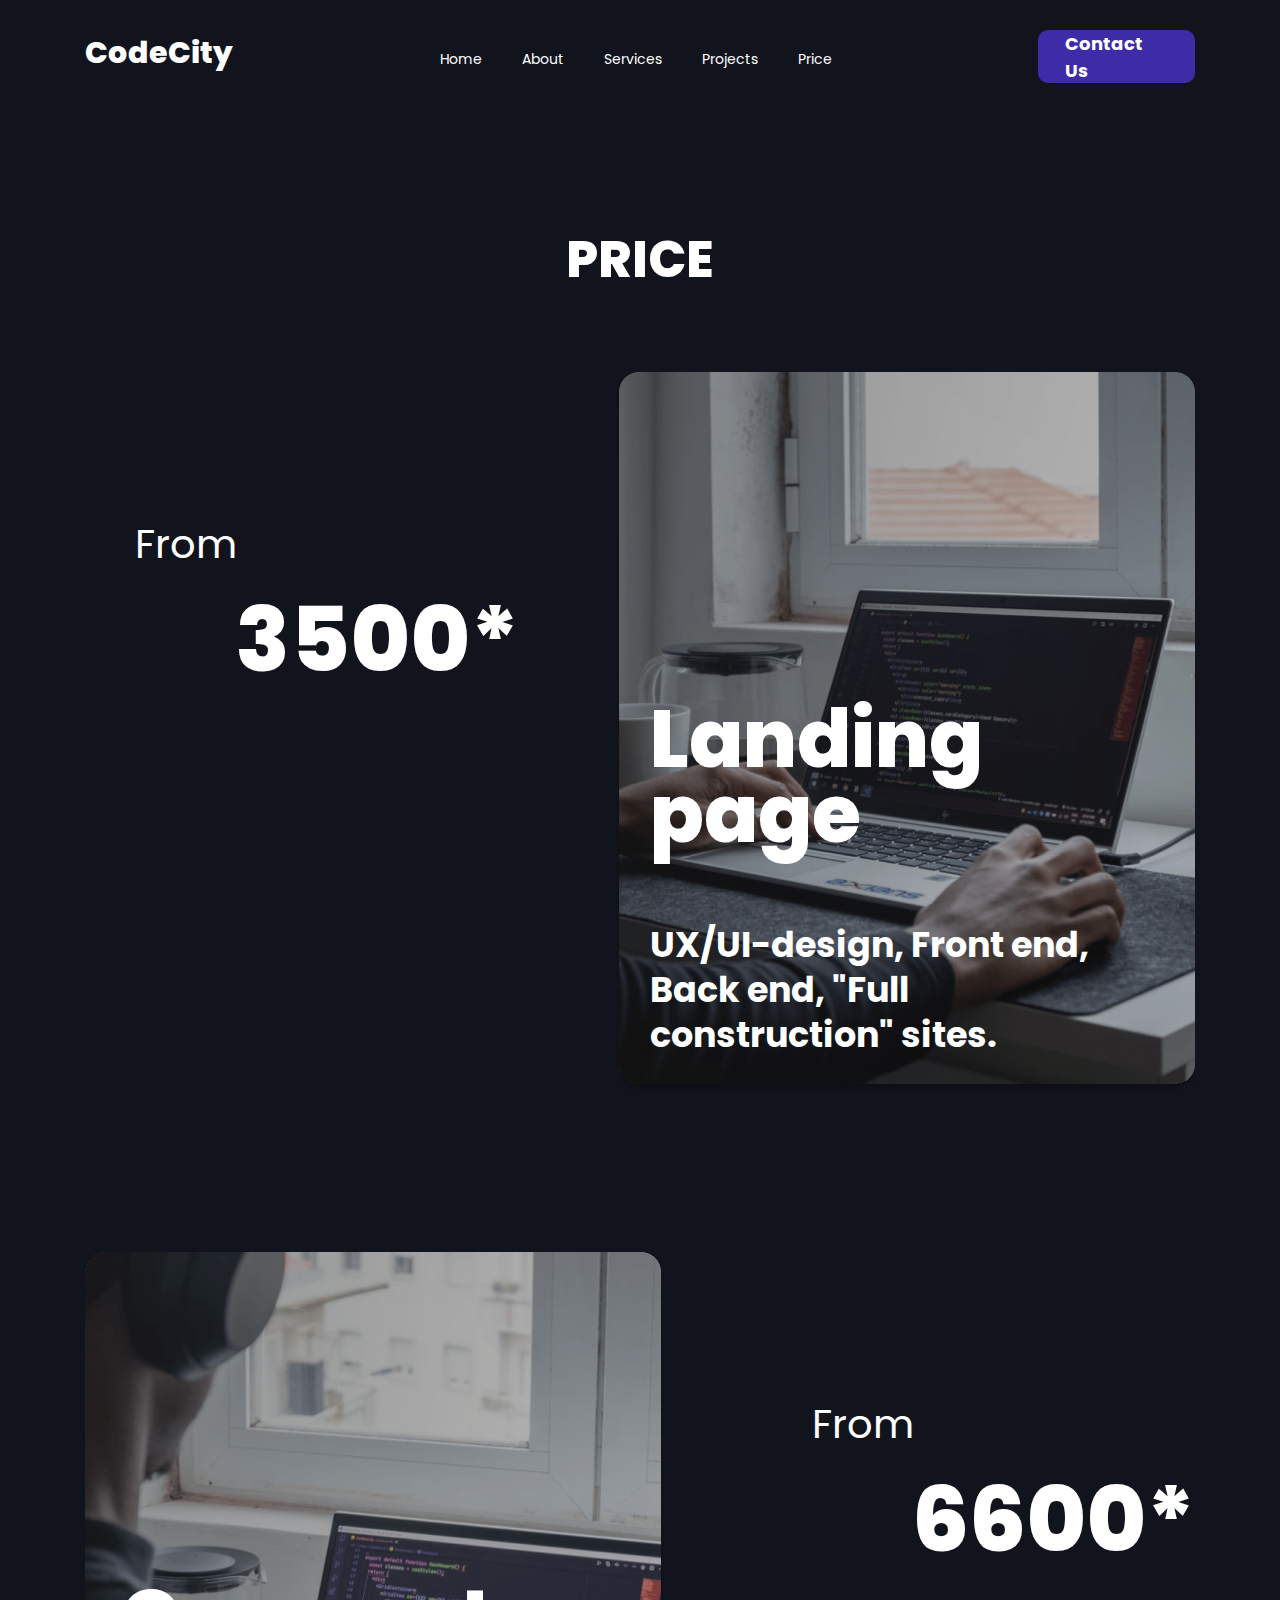
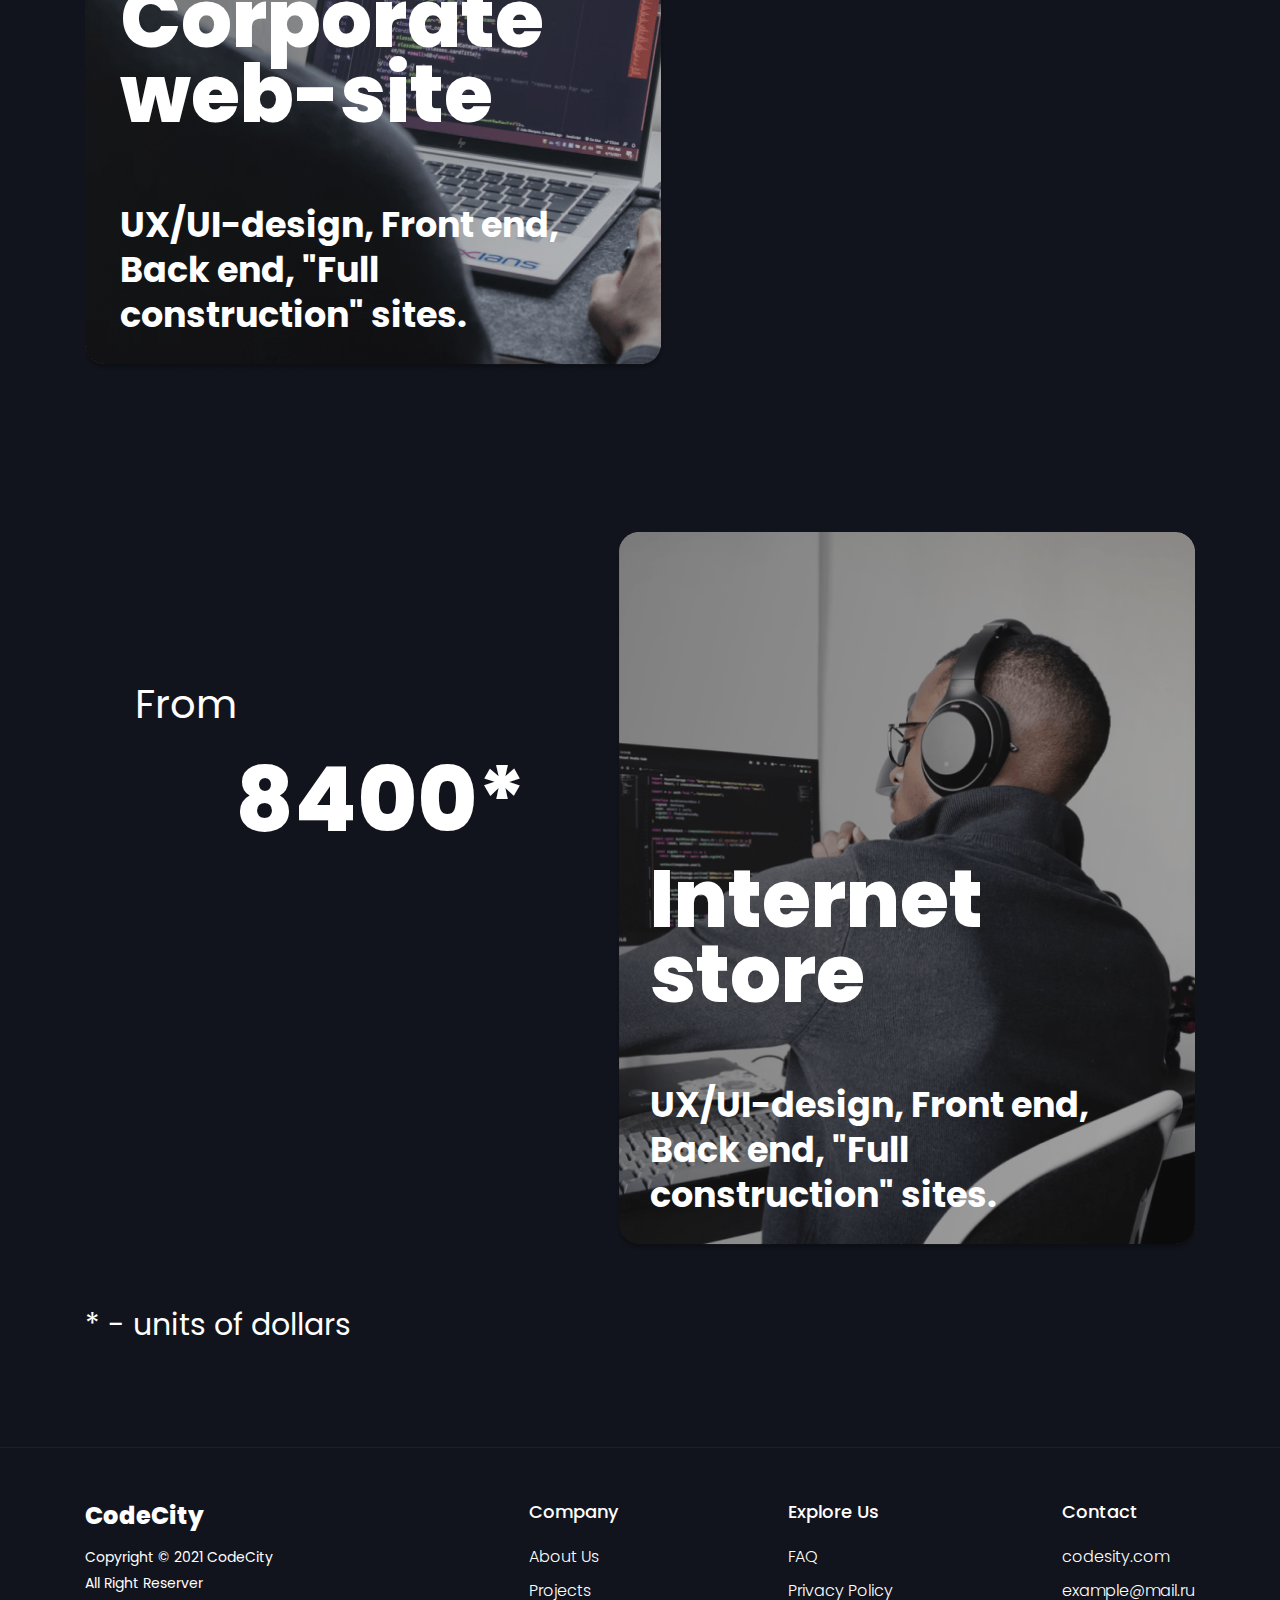
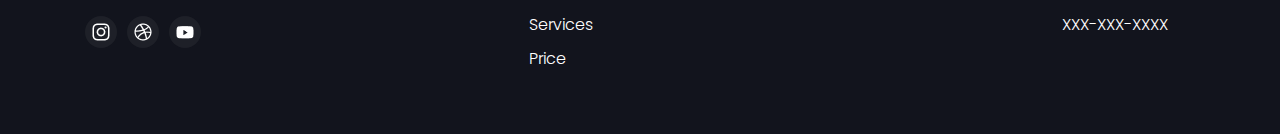
<file: price.html>
<!DOCTYPE html>
<html lang="en">
<head>
    <meta charset="UTF-8">
    <link rel="stylesheet" href="assets/css/style.min.css">
    
    <!-- Useful meta tags -->
    <meta http-equiv="x-ua-compatible" content="ie=edge">
    <meta name="viewport" content="width=device-width, initial-scale=1, shrink-to-fit=no">
    <meta name="robots" content="index, follow">
    <meta name="google" content="notranslate">
    <meta name="format-detection" content="telephone=no">
    <meta name="description" content="">
    
    <title>Home</title>
    
    <!-- Fonts -->
    <link rel="preconnect" href="https://fonts.googleapis.com">
    <link rel="preconnect" href="https://fonts.gstatic.com" crossorigin>
    <link rel="preconnect" href="https://fonts.googleapis.com">
    <link rel="preconnect" href="https://fonts.gstatic.com" crossorigin>
    <link href="https://fonts.googleapis.com/css2?family=Poppins:ital,wght@0,100;0,200;0,300;0,400;0,500;0,600;0,700;0,800;0,900;1,100;1,200;1,300;1,400;1,500;1,600;1,700;1,800;1,900&display=swap" rel="stylesheet"></head>
<body>
    <div class="wrapper">
        
        <!--HEADER-->
        
        <header class="header">
            <div class="container">
                <div class="header-info">
                    <div>
                        <p class="header-title">CodeCity</p>
                    </div>
        
                    <div>
                        <ul class="header-nav">
                            <li class="header-nav-link">
                                <a class="header-nav-text" href="index.html">Home</a>
                            </li>
        
                            <li class="header-nav-link">
                                <a class="header-nav-text" href="about.html">About</a>
                            </li>
        
                            <li class="header-nav-link">
                                <a class="header-nav-text" href="services.html">Services</a>
                            </li>
        
                            <li class="header-nav-link">
                                <a class="header-nav-text" href="projects.html">Projects</a>
                            </li>
        
                            <li class="header-nav-link">
                                <a class="header-nav-text" href="price.html">Price</a>
                            </li>
                        </ul>
                    </div>
        
                    <div class="btn__contact">
                        <a class="contact__text" href="#">Contact Us</a>
                    </div>
        
                    <div class="header-burger">
                        <span></span>
                    </div>
                </div>
        
                <div class="header-mobile">
                    <ul class="header-mobile-nav">
                        <li class="header-mobile-nav-link">
                            <a class="header-mobile-nav-text" href="index.html">Home</a>
                        </li>
        
                        <li class="header-mobile-nav-link">
                            <a class="header-mobile-nav-text" href="about.html">About</a>
                        </li>
        
                        <li class="header-mobile-nav-link">
                            <a class="header-mobile-nav-text" href="services.html">Services</a>
                        </li>
        
                        <li class="header-mobile-nav-link">
                            <a class="header-mobile-nav-text" href="projects.html">Projects</a>
                        </li>
        
                        <li class="header-mobile-nav-link">
                            <a class="header-mobile-nav-text" href="price.html">Price</a>
                        </li>
                    </ul>
        
                    <div class="btn__contact-mobile">
                        <a class="contact__text" href="modal-mobile.html">Contact Us</a>
                    </div>
                </div>
            </div>
        </header>

        
        <!--PRICE__PAGE-->
         
        <div class="price__page">
            <div class="container">
                <p class="price__page-title">PRICE</p>
        
                <div class="price__page-block">
                    <div class="price__page-text">
                        <p class="price__page-text-from">From</p>
        
                        <p class="price__page-text-price">3500*</p>
                    </div>
        
                    <div class="price__page-card">
                        <picture>
                            <source media="(max-width: 767px)" srcset="assets/images/price__page/price_1-mobile.png"></source>
        
                            <img class="price__page-card-img" src="assets/images/price__page/price_1.png" alt="">
                        </picture>
        
                        <p class="price__page-card-title">Landing page</p>
        
                        <p class="price__page-card-subtitle">UX/UI-design, Front end, Back end, "Full construction" sites.</p>
                    </div>
                </div>
        
                <div class="price__page-block">
                    <div class="price__page-card">
                        <picture>
                            <source media="(max-width: 767px)" srcset="assets/images/price__page/price_2-mobile.png"></source>
        
                            <img class="price__page-card-img" src="assets/images/price__page/price_2.png" alt="">
                        </picture>
        
                        <p class="price__page-card-title">Corporate web-site</p>
        
                        <p class="price__page-card-subtitle">UX/UI-design, Front end, Back end, "Full construction" sites.</p>
                    </div>
        
                    <div class="price__page-text">
                        <p class="price__page-text-from">From</p>
        
                        <p class="price__page-text-price">6600*</p>
                    </div>
                </div>
        
                <div class="price__page-block price__page-block-mb5">
                    <div class="price__page-text">
                        <p class="price__page-text-from">From</p>
        
                        <p class="price__page-text-price">8400*</p>
                    </div>
        
                    <div class="price__page-card">
                        <picture>
                            <source media="(max-width: 767px)" srcset="assets/images/price__page/price_3-mobile.png"></source>
        
                            <img class="price__page-card-img" src="assets/images/price__page/price_3.png" alt="">
                        </picture>
        
                        <p class="price__page-card-title">Internet store</p>
        
                        <p class="price__page-card-subtitle">UX/UI-design, Front end, Back end, "Full construction" sites.</p>
                    </div>
                </div>
        
                <p class="price__page-dollars"> *  - units of dollars</p>
            </div>
        </div>
    </div>

    
    <!--FOOTER-->
    
    <footer class="footer">
        <div class="container">
            <div class="footer-info">
                <div class="footer-agency">
                    <p class="footer-logo">CodeCity</p>
    
                    <p class="footer-copyright">Copyright © 2021 CodeCity<br> All Right Reserver</p>
    
                    <div class="footer-icons">
                        <div class="footer-icons-bg">
                            <a target="_blank" href="https://www.instagram.com"><img class="footer-icons-inst" src="assets/images/footer/footer__inst.png" alt=""></a>
                        </div>
    
                        <div class="footer-icons-bg">
                            <a target="_blank" href="https://dribbble.com"><img class="footer-icons-path" src="assets/images/footer/footer__path.png" alt=""></a>
                        </div>
    
                        <div class="footer-icons-bg">
                            <a target="_blank" href="https://www.youtube.com"><img class="footer-icons-youtube" src="assets/images/footer/footer__youtube.png" alt=""></a>
                        </div>
                    </div>
                </div>
    
                <div class="footer-list">
                    <div class="footer-company">
                        <p class="footer-title">Company</p>
    
                        <a href="about.html" class="footer-links">
                            <p class="footer-text">About Us</p>
                        </a>
    
                        <a href="projects.html" class="footer-links">
                            <p class="footer-text">Projects</p>
                        </a>
    
                        <a href="services.html" class="footer-links">
                            <p class="footer-text">Services</p>
                        </a>
    
                        <a href="price.html" class="footer-links">
                            <p class="footer-text">Price</p>
                        </a>
                    </div>
    
                    <div class="footer-explore">
                        <p class="footer-title">Explore Us</p>
    
                        <a href="#" class="footer-links">
                            <p class="footer-text">FAQ</p>
                        </a>
    
                        <a href="#" class="footer-links">
                            <p class="footer-text">Privacy Policy</p>
                        </a>
                    </div>
    
                    <div class="footer-contact">
                        <p class="footer-title">Contact</p>
    
                        <p class="footer-text">codesity.com</p>
    
                        <p class="footer-text">example@mail.ru</p>
    
                        <p class="footer-text">XXX-XXX-XXXX</p>
                    </div>
                </div>
            </div>
        </div>
    </footer>  

    
    <!--MODAL-CONTACT-->
    
    <div class="modal-contact">
        <div class="modal-contact-content">
            <form class="form" action="/" method="post">
                <div class="form-item">
                    <input class="form-item-input" placeholder="Your name" type="text">
    
                    <span class="form-item-line"></span>
                </div>
    
                <div class="form-item">
                    <input class="form-item-input" placeholder="Your phone" type="tel">
    
                    <span class="form-item-line"></span>
                </div>
    
                <div class="form-item">
                    <input class="form-item-input" placeholder="Your e-mail" type="email">
    
                    <span class="form-item-line"></span>
                </div>
    
                <div class="form-item">
                    <textarea class="form-item-input form-item-input--textarea" placeholder="Text message" name="text"></textarea>
                </div>
    
                <div class="form-send">
                    <button class="btn__contact btn__contact--small">
                        <p class="contact__text contact__text--small">Send</p>
                    </button>
    
                    <label class="form-send-check"><input type="checkbox" name="checkbox" value="value" required class="form-send-check-input"></label>
    
                    <p class="form-send-text">Processing of personal data</p>
                </div>
            </form>
    
            <ul class="modal-contact-footer">
                <li>
                    e-mail: <a href="mailto:example@mail.ru">example@mail.ru</a>
                </li>
    
                <li>
                    mobile: <a href="tel:+9999999999">XXX-XXX-XX-XX</a>
                </li>
            </ul>
    
            <button class="modal-contact-close" type="button">
                <img src="assets/images/close.svg" alt="">
            </button>
        </div>
    </div>
    <script src="assets/js/app.js"></script>
</body>
</html>
</file>
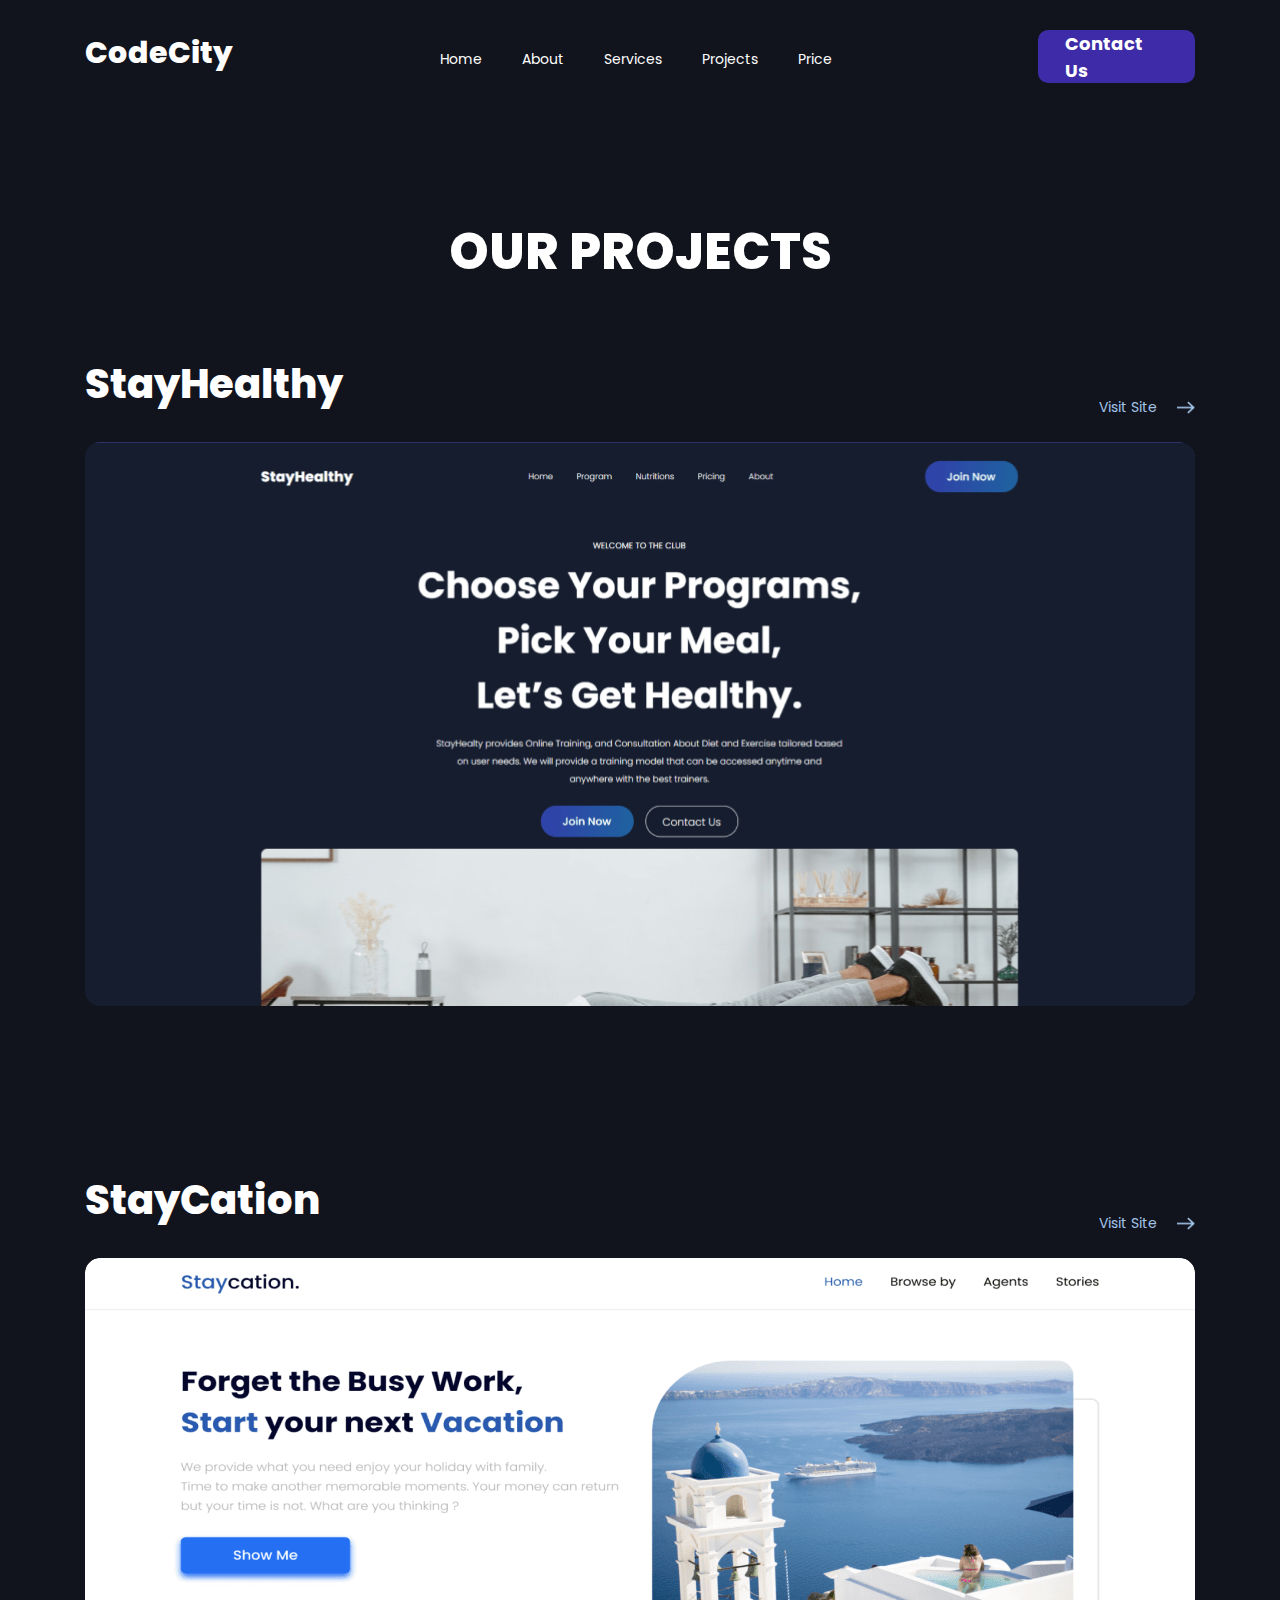
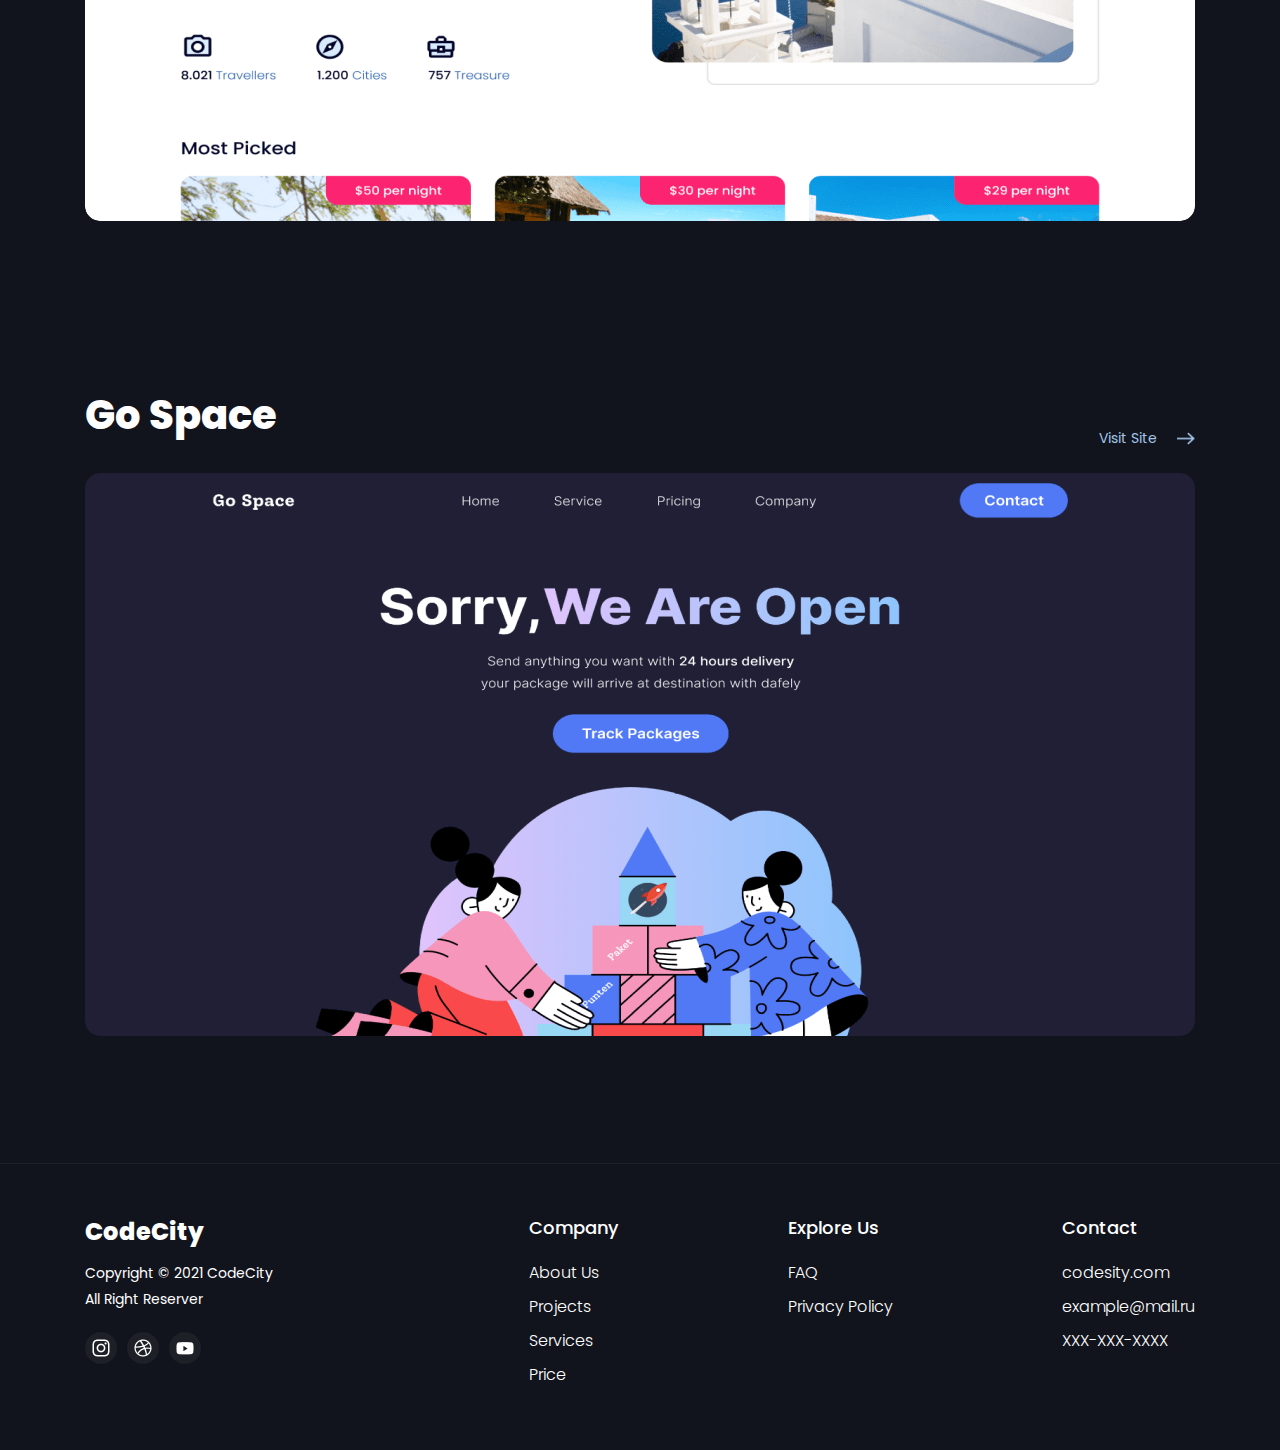
<file: projects.html>
<!DOCTYPE html>
<html lang="en">
<head>
    <meta charset="UTF-8">
    <link rel="stylesheet" href="assets/css/style.min.css">
    
    <!-- Useful meta tags -->
    <meta http-equiv="x-ua-compatible" content="ie=edge">
    <meta name="viewport" content="width=device-width, initial-scale=1, shrink-to-fit=no">
    <meta name="robots" content="index, follow">
    <meta name="google" content="notranslate">
    <meta name="format-detection" content="telephone=no">
    <meta name="description" content="">
    
    <title>Projects</title>
    
    <!-- Fonts -->
    <link rel="preconnect" href="https://fonts.googleapis.com">
    <link rel="preconnect" href="https://fonts.gstatic.com" crossorigin>
    <link rel="preconnect" href="https://fonts.googleapis.com">
    <link rel="preconnect" href="https://fonts.gstatic.com" crossorigin>
    <link href="https://fonts.googleapis.com/css2?family=Poppins:ital,wght@0,100;0,200;0,300;0,400;0,500;0,600;0,700;0,800;0,900;1,100;1,200;1,300;1,400;1,500;1,600;1,700;1,800;1,900&display=swap" rel="stylesheet"></head>
<body>
    <div class="wrapper">
        
        <!--HEADER-->
        
        <header class="header">
            <div class="container">
                <div class="header-info">
                    <div>
                        <p class="header-title">CodeCity</p>
                    </div>
        
                    <div>
                        <ul class="header-nav">
                            <li class="header-nav-link">
                                <a class="header-nav-text" href="index.html">Home</a>
                            </li>
        
                            <li class="header-nav-link">
                                <a class="header-nav-text" href="about.html">About</a>
                            </li>
        
                            <li class="header-nav-link">
                                <a class="header-nav-text" href="services.html">Services</a>
                            </li>
        
                            <li class="header-nav-link">
                                <a class="header-nav-text" href="projects.html">Projects</a>
                            </li>
        
                            <li class="header-nav-link">
                                <a class="header-nav-text" href="price.html">Price</a>
                            </li>
                        </ul>
                    </div>
        
                    <div class="btn__contact">
                        <a class="contact__text" href="#">Contact Us</a>
                    </div>
        
                    <div class="header-burger">
                        <span></span>
                    </div>
                </div>
        
                <div class="header-mobile">
                    <ul class="header-mobile-nav">
                        <li class="header-mobile-nav-link">
                            <a class="header-mobile-nav-text" href="index.html">Home</a>
                        </li>
        
                        <li class="header-mobile-nav-link">
                            <a class="header-mobile-nav-text" href="about.html">About</a>
                        </li>
        
                        <li class="header-mobile-nav-link">
                            <a class="header-mobile-nav-text" href="services.html">Services</a>
                        </li>
        
                        <li class="header-mobile-nav-link">
                            <a class="header-mobile-nav-text" href="projects.html">Projects</a>
                        </li>
        
                        <li class="header-mobile-nav-link">
                            <a class="header-mobile-nav-text" href="price.html">Price</a>
                        </li>
                    </ul>
        
                    <div class="btn__contact-mobile">
                        <a class="contact__text" href="modal-mobile.html">Contact Us</a>
                    </div>
                </div>
            </div>
        </header>

        
        <!--PROJECTS__PAGE-->
        
        <div class="projects__page">
            <div class="container">
                <p class="projects__title">OUR PROJECTS</p>
        
                <div class="projects__block">
                    <p class="project__site-name">StayHealthy</p>
        
                    <div class="projects__link">
                        <a href="#" class="projects__link-text">Visit Site</a>
        
                        <img class="projects__vector" src="assets/images/vector.png" alt="">
                    </div>
        
                    <img class="projects__site-img" src="assets/images/projects__page/projects__page__stayhealthy.png" alt="">
                </div>
        
                <div class="projects__block">
                    <p class="project__site-name">StayCation</p>
        
                    <div class="projects__link">
                        <a href="#" class="projects__link-text">Visit Site</a>
        
                        <img class="projects__vector" src="assets/images/vector.png" alt="">
                    </div>
        
                    <img class="projects__site-img" src="assets/images/projects__page/projects__page__staycation.png" alt="">
                </div>
        
                <div class="projects__block">
                    <p class="project__site-name">Go Space</p>
        
                    <div class="projects__link">
                        <a href="#" class="projects__link-text">Visit Site</a>
        
                        <img class="projects__vector" src="assets/images/vector.png" alt="">
                    </div>
        
                    <img class="projects__site-img" src="assets/images/projects__page/projects__page__gospace.png" alt="">
                </div>
            </div>
        </div>
    </div>

    
    <!--FOOTER-->
    
    <footer class="footer">
        <div class="container">
            <div class="footer-info">
                <div class="footer-agency">
                    <p class="footer-logo">CodeCity</p>
    
                    <p class="footer-copyright">Copyright © 2021 CodeCity<br> All Right Reserver</p>
    
                    <div class="footer-icons">
                        <div class="footer-icons-bg">
                            <a target="_blank" href="https://www.instagram.com"><img class="footer-icons-inst" src="assets/images/footer/footer__inst.png" alt=""></a>
                        </div>
    
                        <div class="footer-icons-bg">
                            <a target="_blank" href="https://dribbble.com"><img class="footer-icons-path" src="assets/images/footer/footer__path.png" alt=""></a>
                        </div>
    
                        <div class="footer-icons-bg">
                            <a target="_blank" href="https://www.youtube.com"><img class="footer-icons-youtube" src="assets/images/footer/footer__youtube.png" alt=""></a>
                        </div>
                    </div>
                </div>
    
                <div class="footer-list">
                    <div class="footer-company">
                        <p class="footer-title">Company</p>
    
                        <a href="about.html" class="footer-links">
                            <p class="footer-text">About Us</p>
                        </a>
    
                        <a href="projects.html" class="footer-links">
                            <p class="footer-text">Projects</p>
                        </a>
    
                        <a href="services.html" class="footer-links">
                            <p class="footer-text">Services</p>
                        </a>
    
                        <a href="price.html" class="footer-links">
                            <p class="footer-text">Price</p>
                        </a>
                    </div>
    
                    <div class="footer-explore">
                        <p class="footer-title">Explore Us</p>
    
                        <a href="#" class="footer-links">
                            <p class="footer-text">FAQ</p>
                        </a>
    
                        <a href="#" class="footer-links">
                            <p class="footer-text">Privacy Policy</p>
                        </a>
                    </div>
    
                    <div class="footer-contact">
                        <p class="footer-title">Contact</p>
    
                        <p class="footer-text">codesity.com</p>
    
                        <p class="footer-text">example@mail.ru</p>
    
                        <p class="footer-text">XXX-XXX-XXXX</p>
                    </div>
                </div>
            </div>
        </div>
    </footer>  

    
    <!--MODAL-CONTACT-->
    
    <div class="modal-contact">
        <div class="modal-contact-content">
            <form class="form" action="/" method="post">
                <div class="form-item">
                    <input class="form-item-input" placeholder="Your name" type="text">
    
                    <span class="form-item-line"></span>
                </div>
    
                <div class="form-item">
                    <input class="form-item-input" placeholder="Your phone" type="tel">
    
                    <span class="form-item-line"></span>
                </div>
    
                <div class="form-item">
                    <input class="form-item-input" placeholder="Your e-mail" type="email">
    
                    <span class="form-item-line"></span>
                </div>
    
                <div class="form-item">
                    <textarea class="form-item-input form-item-input--textarea" placeholder="Text message" name="text"></textarea>
                </div>
    
                <div class="form-send">
                    <button class="btn__contact btn__contact--small">
                        <p class="contact__text contact__text--small">Send</p>
                    </button>
    
                    <label class="form-send-check"><input type="checkbox" name="checkbox" value="value" required class="form-send-check-input"></label>
    
                    <p class="form-send-text">Processing of personal data</p>
                </div>
            </form>
    
            <ul class="modal-contact-footer">
                <li>
                    e-mail: <a href="mailto:example@mail.ru">example@mail.ru</a>
                </li>
    
                <li>
                    mobile: <a href="tel:+9999999999">XXX-XXX-XX-XX</a>
                </li>
            </ul>
    
            <button class="modal-contact-close" type="button">
                <img src="assets/images/close.svg" alt="">
            </button>
        </div>
    </div>
    <script src="assets/js/app.js"></script>
</body>
</html>
</file>
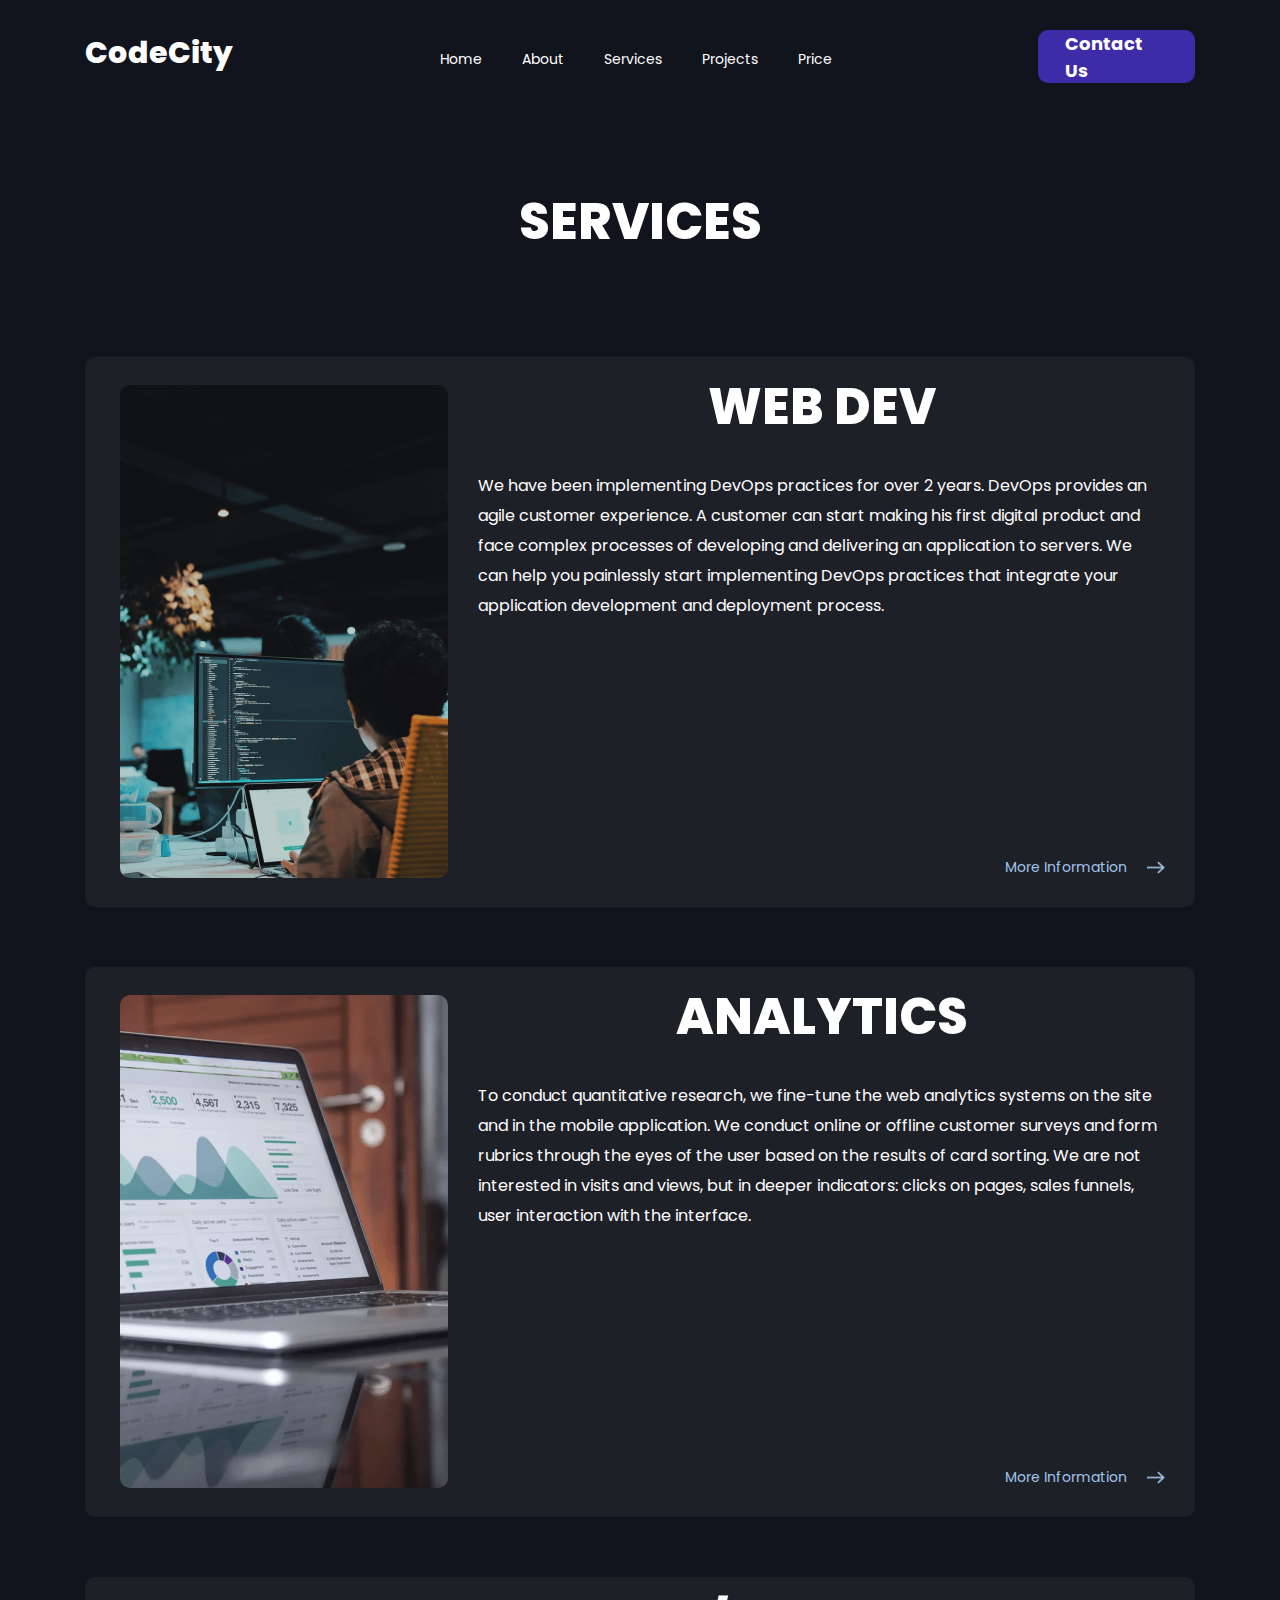
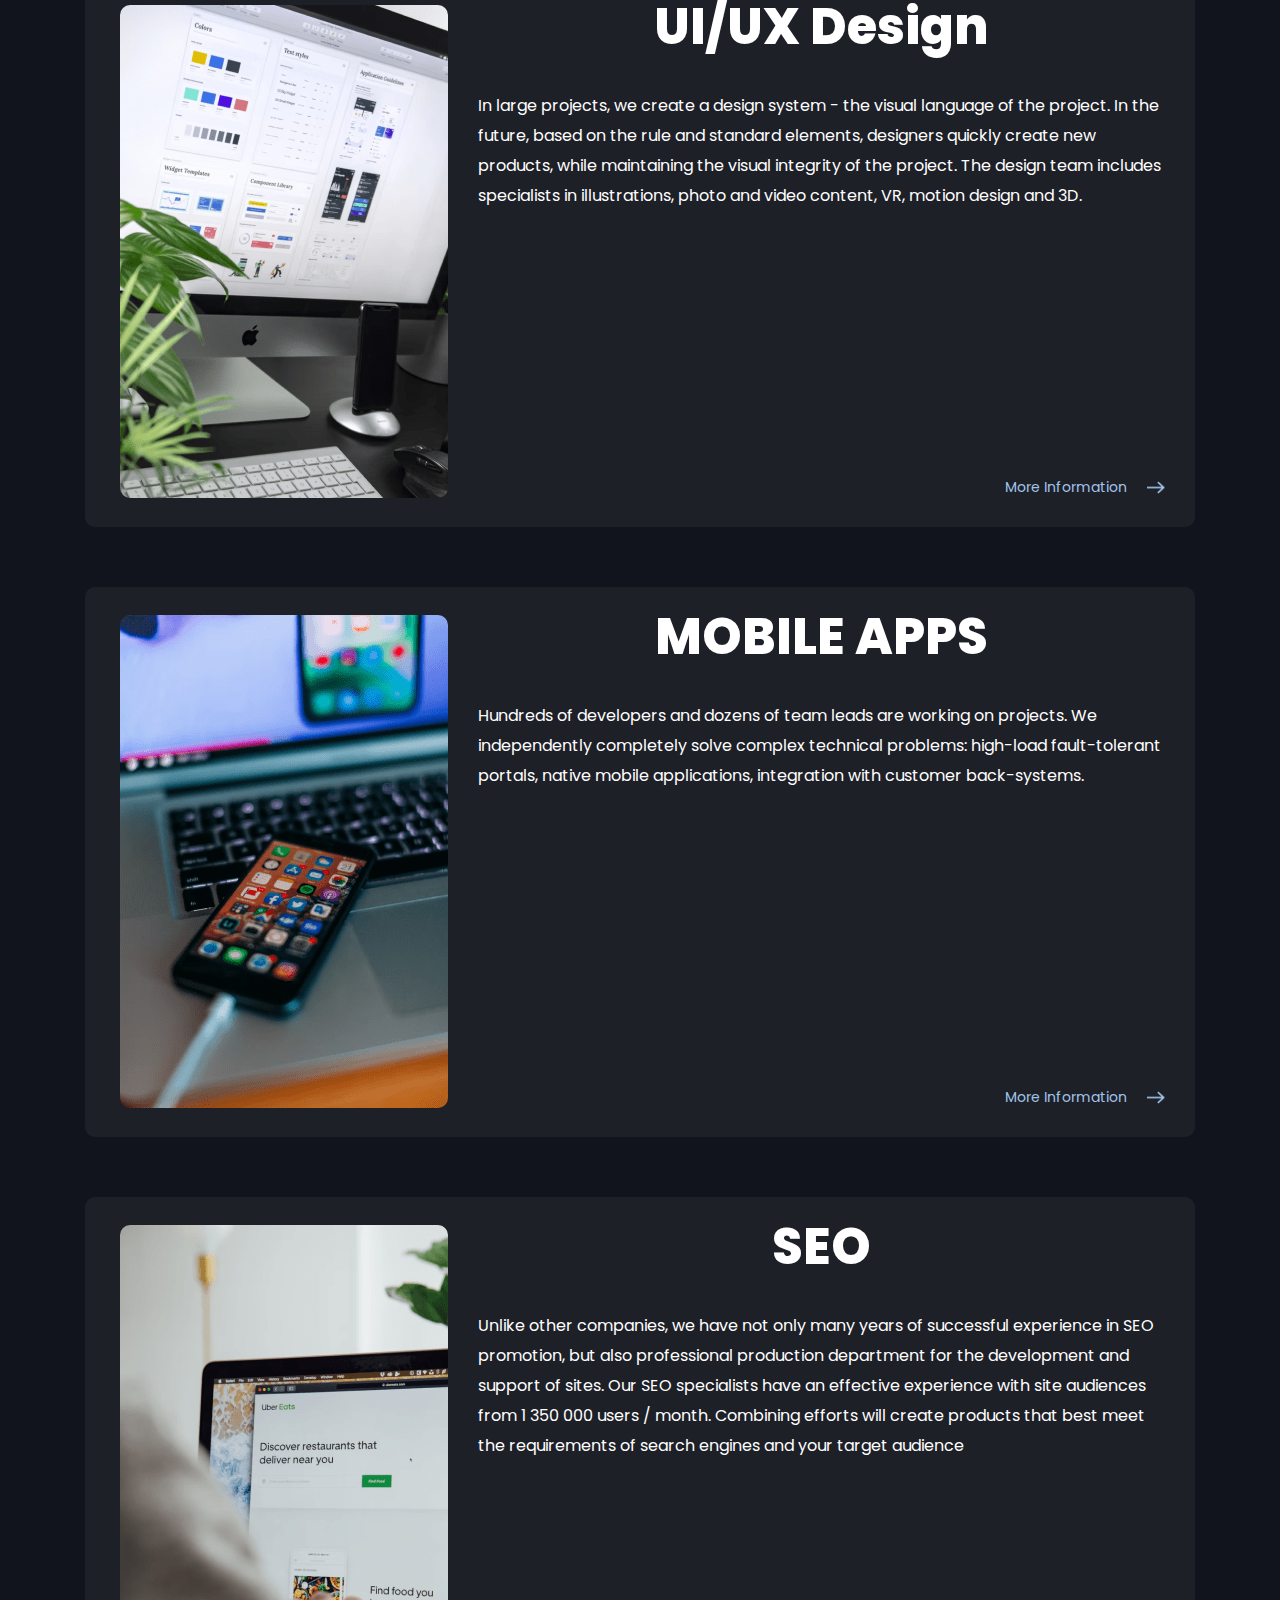
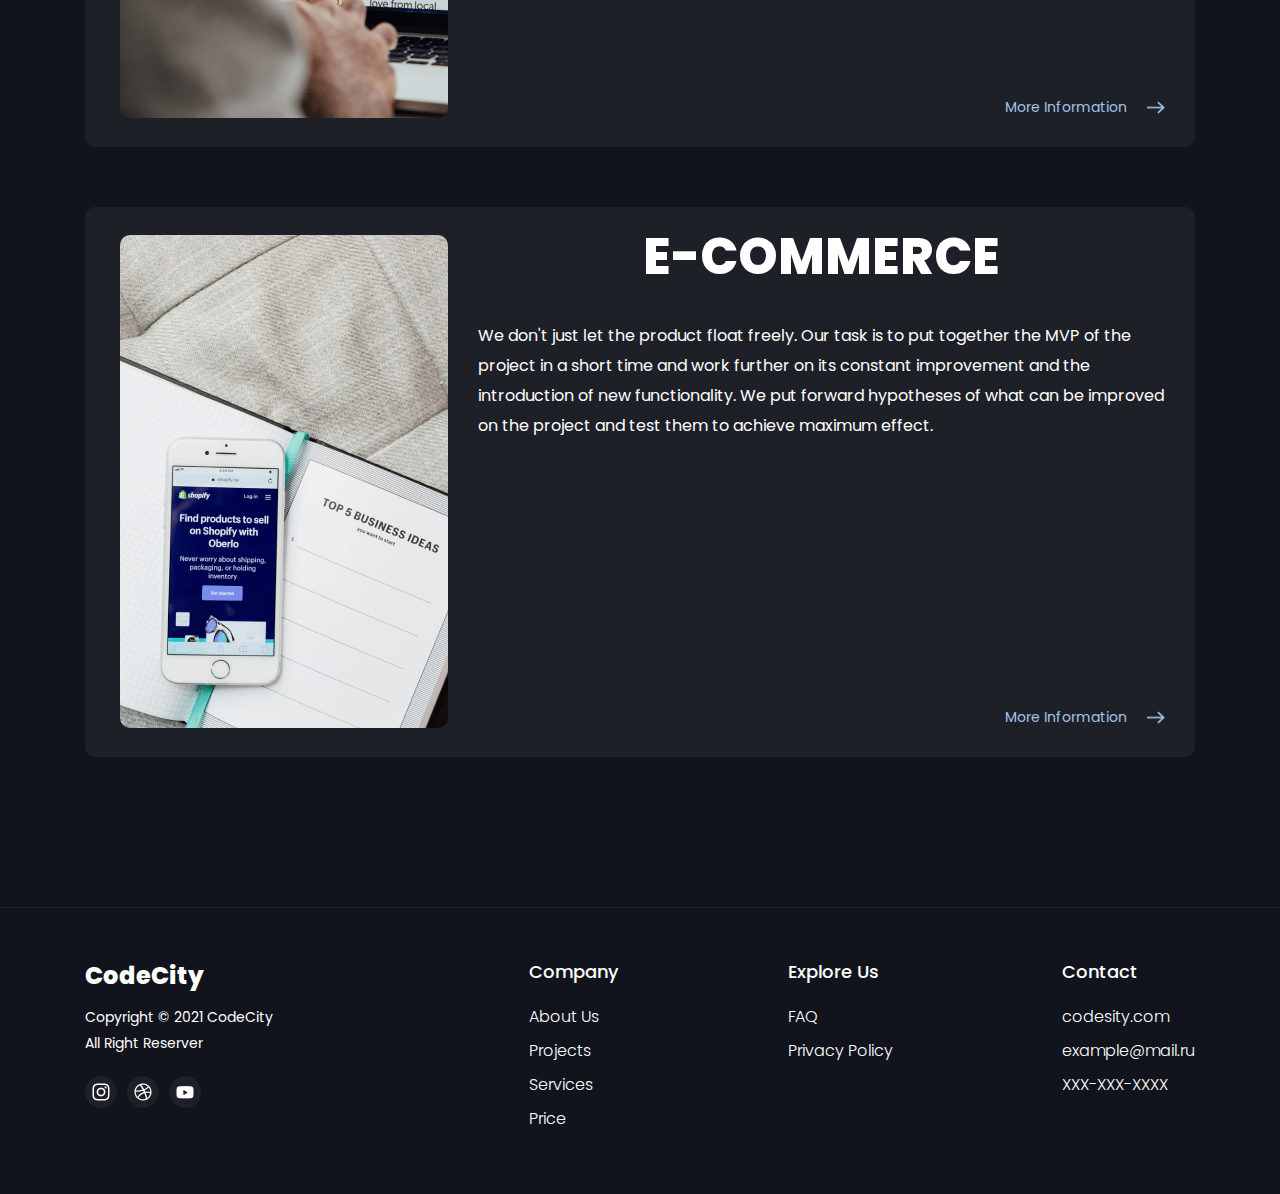
<file: services.html>
<!DOCTYPE html>
<html lang="en">
<head>
    <meta charset="UTF-8">
    <link rel="stylesheet" href="assets/css/style.min.css">
    
    <!-- Useful meta tags -->
    <meta http-equiv="x-ua-compatible" content="ie=edge">
    <meta name="viewport" content="width=device-width, initial-scale=1, shrink-to-fit=no">
    <meta name="robots" content="index, follow">
    <meta name="google" content="notranslate">
    <meta name="format-detection" content="telephone=no">
    <meta name="description" content="">
    
    <title>Services</title>
    
    <!-- Fonts -->
    <link rel="preconnect" href="https://fonts.googleapis.com">
    <link rel="preconnect" href="https://fonts.gstatic.com" crossorigin>
    <link rel="preconnect" href="https://fonts.googleapis.com">
    <link rel="preconnect" href="https://fonts.gstatic.com" crossorigin>
    <link href="https://fonts.googleapis.com/css2?family=Poppins:ital,wght@0,100;0,200;0,300;0,400;0,500;0,600;0,700;0,800;0,900;1,100;1,200;1,300;1,400;1,500;1,600;1,700;1,800;1,900&display=swap" rel="stylesheet"></head>
<body>
    <div class="wrapper">
        
        <!--HEADER-->
        
        <header class="header">
            <div class="container">
                <div class="header-info">
                    <div>
                        <p class="header-title">CodeCity</p>
                    </div>
        
                    <div>
                        <ul class="header-nav">
                            <li class="header-nav-link">
                                <a class="header-nav-text" href="index.html">Home</a>
                            </li>
        
                            <li class="header-nav-link">
                                <a class="header-nav-text" href="about.html">About</a>
                            </li>
        
                            <li class="header-nav-link">
                                <a class="header-nav-text" href="services.html">Services</a>
                            </li>
        
                            <li class="header-nav-link">
                                <a class="header-nav-text" href="projects.html">Projects</a>
                            </li>
        
                            <li class="header-nav-link">
                                <a class="header-nav-text" href="price.html">Price</a>
                            </li>
                        </ul>
                    </div>
        
                    <div class="btn__contact">
                        <a class="contact__text" href="#">Contact Us</a>
                    </div>
        
                    <div class="header-burger">
                        <span></span>
                    </div>
                </div>
        
                <div class="header-mobile">
                    <ul class="header-mobile-nav">
                        <li class="header-mobile-nav-link">
                            <a class="header-mobile-nav-text" href="index.html">Home</a>
                        </li>
        
                        <li class="header-mobile-nav-link">
                            <a class="header-mobile-nav-text" href="about.html">About</a>
                        </li>
        
                        <li class="header-mobile-nav-link">
                            <a class="header-mobile-nav-text" href="services.html">Services</a>
                        </li>
        
                        <li class="header-mobile-nav-link">
                            <a class="header-mobile-nav-text" href="projects.html">Projects</a>
                        </li>
        
                        <li class="header-mobile-nav-link">
                            <a class="header-mobile-nav-text" href="price.html">Price</a>
                        </li>
                    </ul>
        
                    <div class="btn__contact-mobile">
                        <a class="contact__text" href="modal-mobile.html">Contact Us</a>
                    </div>
                </div>
            </div>
        </header>

        
        <!--SERVICES__PAGE-->
        
        <div class="services__page">
            <div class="container">
                <p class="services__page-title">SERVICES</p>
        
                <div class="services__block">
                    <picture>
                        <source media="(max-width: 767px)" srcset="assets/images/services__page/services__web-dev_2.png"></source>
        
                        <img class="services__img" src="assets/images/services__page/services__web-dev.png" alt="">
                    </picture>
        
                    <div class="services__text">
                        <div class="services__title">
                            <a href="services__web-dev.html" class="services__title-text">WEB DEV</a>
                        </div>
        
                        <p class="services__subtitle-text">We have been implementing DevOps practices for over 2 years.
                             DevOps provides an agile customer experience. A customer can start making his first digital
                             product and face complex processes of developing and delivering an application to servers.
                             We can help you painlessly start implementing DevOps practices that integrate your application
                             development and deployment process.
                        </p>
        
                        <div class="services__link">
                            <a href="services__web-dev.html" class="services__link-text">More Information</a>
        
                            <img class="services__vector" src="assets/images/vector.png" alt="">
                        </div>
                    </div>
                </div>
        
                <div class="services__block">
                    <picture>
                        <source media="(max-width: 767px)" srcset="assets/images/services__page/services__analytics_2.png"></source>
        
                        <img class="services__img" src="assets/images/services__page/services__analytics.png" alt="">
                    </picture>
        
                    <div class="services__text">
                        <div class="services__title">
                            <a href="services__analytics.html" class="services__title-text">ANALYTICS</a>
                        </div>
        
                        <p class="services__subtitle-text">To conduct quantitative research, we fine-tune the web analytics
                             systems on the site and in the mobile application. We conduct online or offline customer surveys
                             and form rubrics through the eyes of the user based on the results of card sorting. We are not
                             interested in visits and views, but in deeper indicators: clicks on pages, sales funnels, user
                             interaction with the interface.
                        </p>
        
                        <div class="services__link">
                            <a href="services__analytics.html" class="services__link-text">More Information</a>
        
                            <img class="services__vector" src="assets/images/vector.png" alt="">
                        </div>
                    </div>
                </div>
        
                <div class="services__block">
                    <picture>
                        <source media="(max-width: 767px)" srcset="assets/images/services__page/services__design_2.png"></source>
        
                        <img class="services__img" src="assets/images/services__page/services__design.png" alt="">
                    </picture>
        
                    <div class="services__text">
                        <div class="services__title">
                            <a href="services__design.html" class="services__title-text">UI/UX Design</a>
                        </div>
        
                        <p class="services__subtitle-text">In large projects, we create a design system - the visual language
                             of the project. In the future, based on the rule and standard elements, designers quickly create
                             new products, while maintaining the visual integrity of the project. The design team includes
                             specialists in illustrations, photo and video content, VR, motion design and 3D.
                        </p>
        
                        <div class="services__link">
                            <a href="services__design.html" class="services__link-text">More Information</a>
        
                            <img class="services__vector" src="assets/images/vector.png" alt="">
                        </div>
                    </div>
                </div>
        
                <div class="services__block">
                    <picture>
                        <source media="(max-width: 767px)" srcset="assets/images/services__page/services__mobile-apps_2.png"></source>
        
                        <img class="services__img" src="assets/images/services__page/services__mobile-apps.png" alt="">
                    </picture>
        
                    <div class="services__text">
                        <div class="services__title">
                            <a href="services__mobile-apps.html" class="services__title-text">MOBILE APPS</a>
                        </div>
        
                        <p class="services__subtitle-text">
                            Hundreds of developers and dozens of team leads are working on projects.
                            We independently completely solve complex technical problems: high-load
                            fault-tolerant portals, native mobile applications, integration with customer back-systems.
                        </p>
        
                        <div class="services__link">
                            <a href="services__mobile-apps.html" class="services__link-text">More Information</a>
        
                            <img class="services__vector" src="assets/images/vector.png" alt="">
                        </div>
                    </div>
                </div>
        
                <div class="services__block">
                    <picture>
                        <source media="(max-width: 767px)" srcset="assets/images/services__page/services__seo_2.png"></source>
        
                        <img class="services__img" src="assets/images/services__page/services__seo.png" alt="">
                    </picture>
        
                    <div class="services__text">
                        <div class="services__title">
                            <a href="services__seo.html" class="services__title-text">SEO</a>
                        </div>
        
                        <p class="services__subtitle-text">
                            Unlike other companies, we have not only many years of successful experience in SEO promotion,
                            but also professional production department for the development and support of sites.
                            Our SEO specialists have an effective experience with site audiences from 1 350 000 users / month.
                            Combining efforts will create products that best meet the requirements of search engines
                            and your target audience
                        </p>
        
                        <div class="services__link">
                            <a href="services__seo.html" class="services__link-text">More Information</a>
        
                            <img class="services__vector" src="assets/images/vector.png" alt="">
                        </div>
                    </div>
                </div>
        
                <div class="services__block">
                    <picture>
                        <source media="(max-width: 767px)" srcset="assets/images/services__page/services__commerce_2.png"></source>
        
                        <img class="services__img" src="assets/images/services__page/services__commerce.png" alt="">
                    </picture>
        
                    <div class="services__text">
                        <div class="services__title">
                            <a href="services__commerce.html" class="services__title-text">E-COMMERCE</a>
                        </div>
        
                        <p class="services__subtitle-text">We don't just let the product float freely.
                             Our task is to put together the MVP of the project in a short time and work further
                             on its constant improvement and the introduction of new functionality.
                             We put forward hypotheses of what can be improved on the project and test them
                             to achieve maximum effect.
                        </p>
        
                        <div class="services__link">
                            <a href="services__commerce.html" class="services__link-text">More Information</a>
        
                            <img class="services__vector" src="assets/images/vector.png" alt="">
                        </div>
                    </div>
                </div>
            </div>
        </div>
    </div>

    
    <!--FOOTER-->
    
    <footer class="footer">
        <div class="container">
            <div class="footer-info">
                <div class="footer-agency">
                    <p class="footer-logo">CodeCity</p>
    
                    <p class="footer-copyright">Copyright © 2021 CodeCity<br> All Right Reserver</p>
    
                    <div class="footer-icons">
                        <div class="footer-icons-bg">
                            <a target="_blank" href="https://www.instagram.com"><img class="footer-icons-inst" src="assets/images/footer/footer__inst.png" alt=""></a>
                        </div>
    
                        <div class="footer-icons-bg">
                            <a target="_blank" href="https://dribbble.com"><img class="footer-icons-path" src="assets/images/footer/footer__path.png" alt=""></a>
                        </div>
    
                        <div class="footer-icons-bg">
                            <a target="_blank" href="https://www.youtube.com"><img class="footer-icons-youtube" src="assets/images/footer/footer__youtube.png" alt=""></a>
                        </div>
                    </div>
                </div>
    
                <div class="footer-list">
                    <div class="footer-company">
                        <p class="footer-title">Company</p>
    
                        <a href="about.html" class="footer-links">
                            <p class="footer-text">About Us</p>
                        </a>
    
                        <a href="projects.html" class="footer-links">
                            <p class="footer-text">Projects</p>
                        </a>
    
                        <a href="services.html" class="footer-links">
                            <p class="footer-text">Services</p>
                        </a>
    
                        <a href="price.html" class="footer-links">
                            <p class="footer-text">Price</p>
                        </a>
                    </div>
    
                    <div class="footer-explore">
                        <p class="footer-title">Explore Us</p>
    
                        <a href="#" class="footer-links">
                            <p class="footer-text">FAQ</p>
                        </a>
    
                        <a href="#" class="footer-links">
                            <p class="footer-text">Privacy Policy</p>
                        </a>
                    </div>
    
                    <div class="footer-contact">
                        <p class="footer-title">Contact</p>
    
                        <p class="footer-text">codesity.com</p>
    
                        <p class="footer-text">example@mail.ru</p>
    
                        <p class="footer-text">XXX-XXX-XXXX</p>
                    </div>
                </div>
            </div>
        </div>
    </footer>  

    
    <!--MODAL-CONTACT-->
    
    <div class="modal-contact">
        <div class="modal-contact-content">
            <form class="form" action="/" method="post">
                <div class="form-item">
                    <input class="form-item-input" placeholder="Your name" type="text">
    
                    <span class="form-item-line"></span>
                </div>
    
                <div class="form-item">
                    <input class="form-item-input" placeholder="Your phone" type="tel">
    
                    <span class="form-item-line"></span>
                </div>
    
                <div class="form-item">
                    <input class="form-item-input" placeholder="Your e-mail" type="email">
    
                    <span class="form-item-line"></span>
                </div>
    
                <div class="form-item">
                    <textarea class="form-item-input form-item-input--textarea" placeholder="Text message" name="text"></textarea>
                </div>
    
                <div class="form-send">
                    <button class="btn__contact btn__contact--small">
                        <p class="contact__text contact__text--small">Send</p>
                    </button>
    
                    <label class="form-send-check"><input type="checkbox" name="checkbox" value="value" required class="form-send-check-input"></label>
    
                    <p class="form-send-text">Processing of personal data</p>
                </div>
            </form>
    
            <ul class="modal-contact-footer">
                <li>
                    e-mail: <a href="mailto:example@mail.ru">example@mail.ru</a>
                </li>
    
                <li>
                    mobile: <a href="tel:+9999999999">XXX-XXX-XX-XX</a>
                </li>
            </ul>
    
            <button class="modal-contact-close" type="button">
                <img src="assets/images/close.svg" alt="">
            </button>
        </div>
    </div>
    <script src="assets/js/app.js"></script>
</body>
</html>
</file>
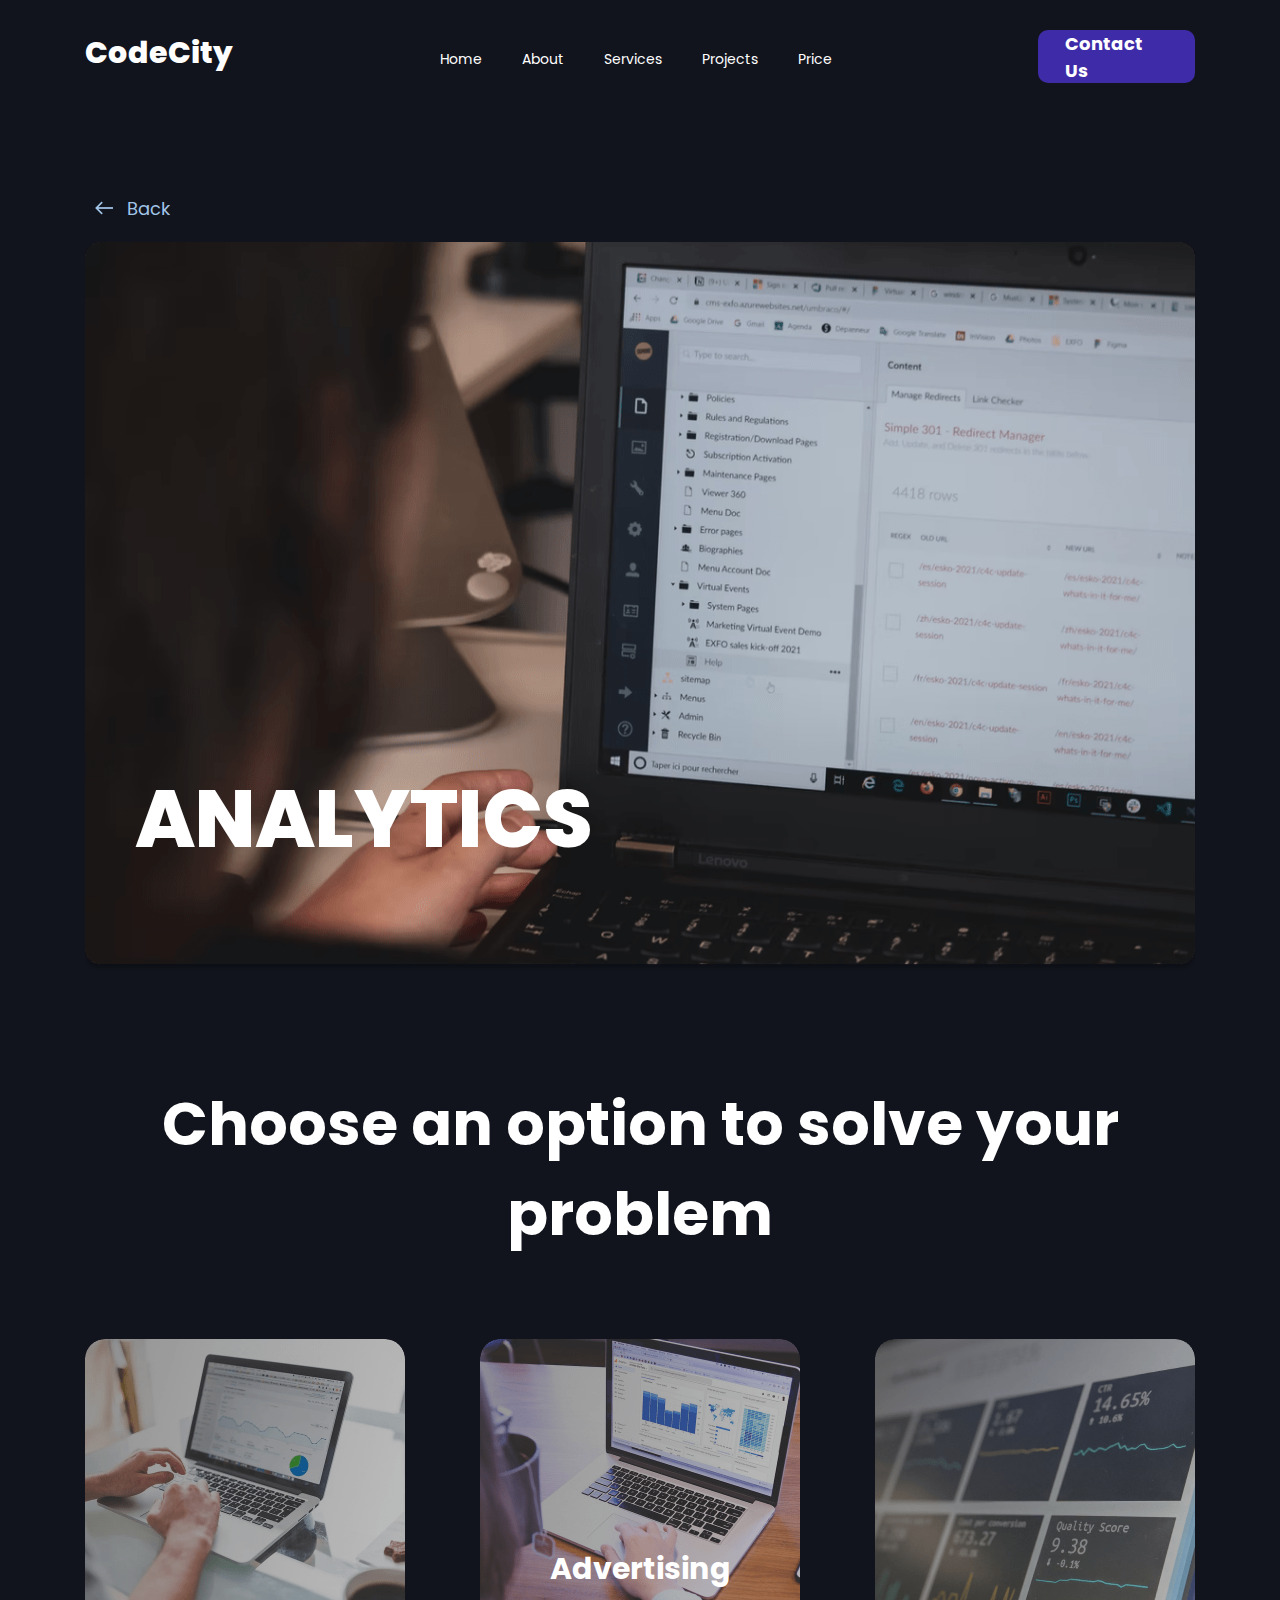
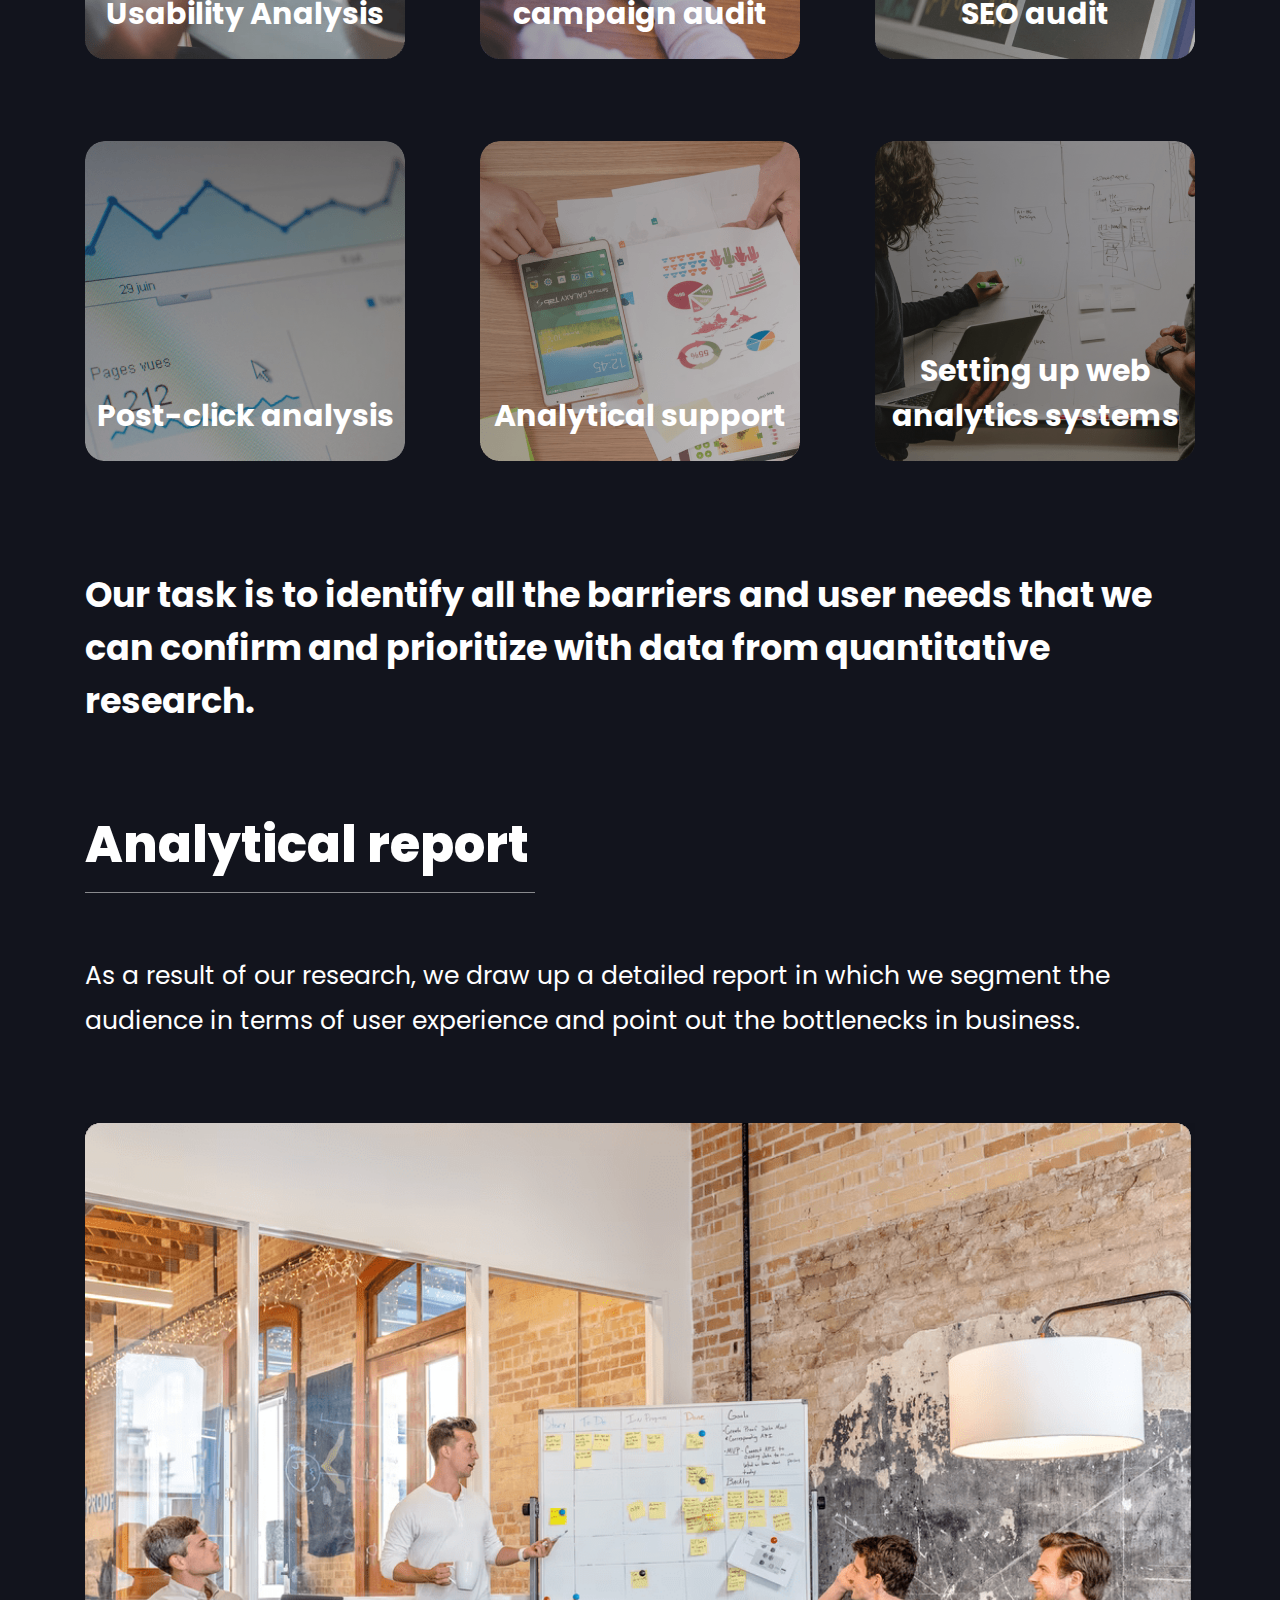
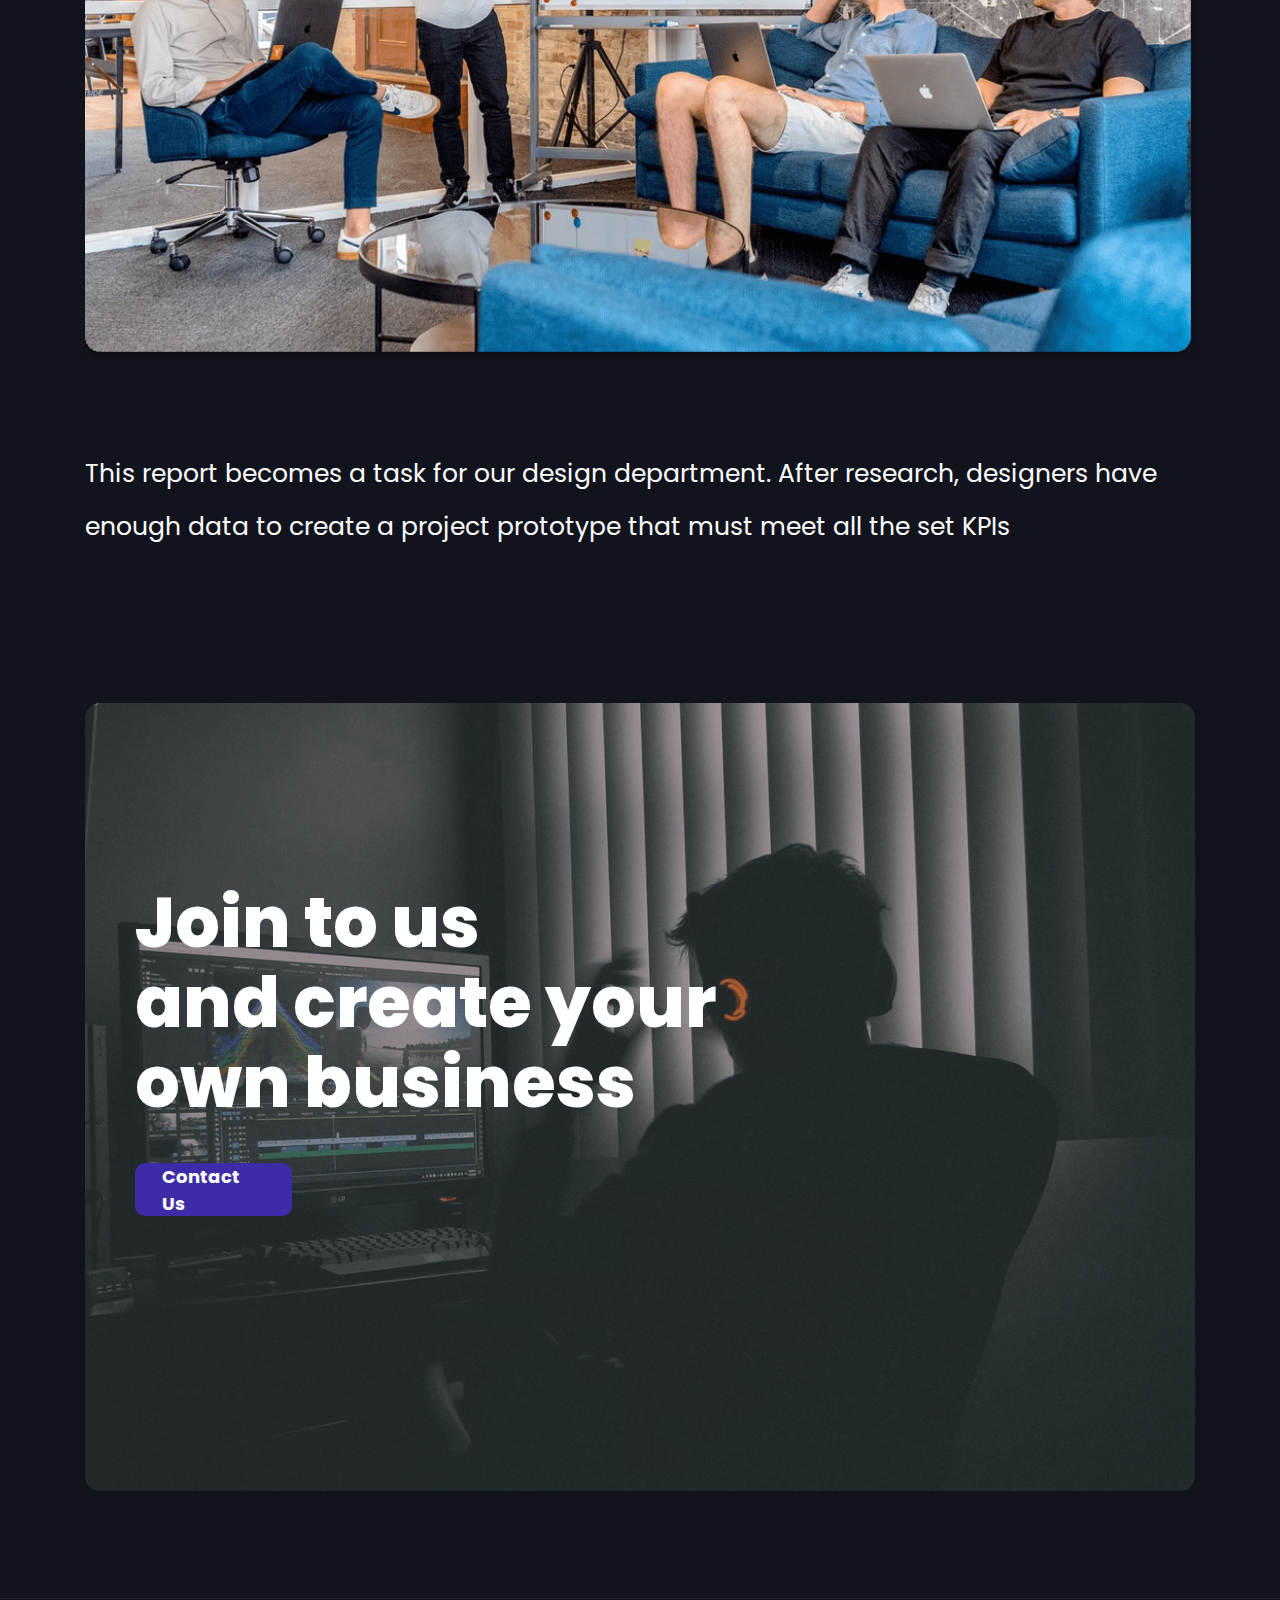
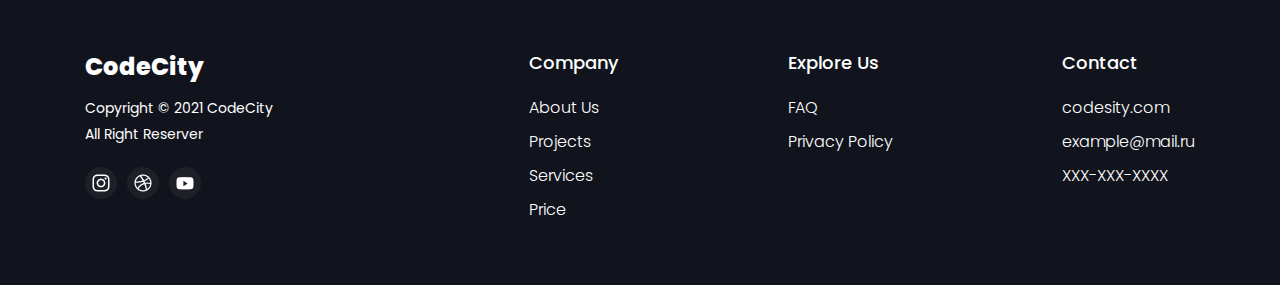
<file: services__analytics.html>
<!DOCTYPE html>
<html lang="en">
<head>
    <meta charset="UTF-8">
    <link rel="stylesheet" href="assets/css/style.min.css">
    
    <!-- Useful meta tags -->
    <meta http-equiv="x-ua-compatible" content="ie=edge">
    <meta name="viewport" content="width=device-width, initial-scale=1, shrink-to-fit=no">
    <meta name="robots" content="index, follow">
    <meta name="google" content="notranslate">
    <meta name="format-detection" content="telephone=no">
    <meta name="description" content="">
    
    <title>Analytics</title>
    
    <!-- Fonts -->
    <link rel="preconnect" href="https://fonts.googleapis.com">
    <link rel="preconnect" href="https://fonts.gstatic.com" crossorigin>
    <link rel="preconnect" href="https://fonts.googleapis.com">
    <link rel="preconnect" href="https://fonts.gstatic.com" crossorigin>
    <link href="https://fonts.googleapis.com/css2?family=Poppins:ital,wght@0,100;0,200;0,300;0,400;0,500;0,600;0,700;0,800;0,900;1,100;1,200;1,300;1,400;1,500;1,600;1,700;1,800;1,900&display=swap" rel="stylesheet"></head>
<body>
    <div class="wrapper">
        
        <!--HEADER-->
        
        <header class="header">
            <div class="container">
                <div class="header-info">
                    <div>
                        <p class="header-title">CodeCity</p>
                    </div>
        
                    <div>
                        <ul class="header-nav">
                            <li class="header-nav-link">
                                <a class="header-nav-text" href="index.html">Home</a>
                            </li>
        
                            <li class="header-nav-link">
                                <a class="header-nav-text" href="about.html">About</a>
                            </li>
        
                            <li class="header-nav-link">
                                <a class="header-nav-text" href="services.html">Services</a>
                            </li>
        
                            <li class="header-nav-link">
                                <a class="header-nav-text" href="projects.html">Projects</a>
                            </li>
        
                            <li class="header-nav-link">
                                <a class="header-nav-text" href="price.html">Price</a>
                            </li>
                        </ul>
                    </div>
        
                    <div class="btn__contact">
                        <a class="contact__text" href="#">Contact Us</a>
                    </div>
        
                    <div class="header-burger">
                        <span></span>
                    </div>
                </div>
        
                <div class="header-mobile">
                    <ul class="header-mobile-nav">
                        <li class="header-mobile-nav-link">
                            <a class="header-mobile-nav-text" href="index.html">Home</a>
                        </li>
        
                        <li class="header-mobile-nav-link">
                            <a class="header-mobile-nav-text" href="about.html">About</a>
                        </li>
        
                        <li class="header-mobile-nav-link">
                            <a class="header-mobile-nav-text" href="services.html">Services</a>
                        </li>
        
                        <li class="header-mobile-nav-link">
                            <a class="header-mobile-nav-text" href="projects.html">Projects</a>
                        </li>
        
                        <li class="header-mobile-nav-link">
                            <a class="header-mobile-nav-text" href="price.html">Price</a>
                        </li>
                    </ul>
        
                    <div class="btn__contact-mobile">
                        <a class="contact__text" href="modal-mobile.html">Contact Us</a>
                    </div>
                </div>
            </div>
        </header>

        
        <!--SERVICES__ANALYTICS-->
        
        <div class="services__page-content">
            <div class="container">
                <div class="services__page-header">
                    <div class="services__page-link">
                        <img class="services__page-link-vector" src="assets/images/vector.png" alt="">
                        
                        <a href="services.html" class="services__page-link-text">Back</a>
                    </div>
        
                    <img class="services__page-header-img" src="assets/images/services__page__analytics/analytics__header.png" alt="">
        
                    <p class="services__page-header-title">ANALYTICS</p>
                </div>
        
                <div class="services__page-main">
                    <p class="services__page-main-title">Choose an option to solve your problem</p>
        
                    <div class="services__page-main-info">
                        <div class="services__page-main-block services__page-main-block--mb75">
                            <img class="services__page-main-block-img" src="assets/images/services__page__analytics/analytics_1.png" alt="">
        
                            <p class="services__page-main-block-text">Usability Analysis</p>
                        </div>
        
                        <div class="services__page-main-block services__page-main-block--mb75">
                            <img class="services__page-main-block-img" src="assets/images/services__page__analytics/analytics_2.png" alt="">
        
                            <p class="services__page-main-block-text">Advertising campaign audit</p>
                        </div>
        
                        <div class="services__page-main-block services__page-main-block--mb75">
                            <img class="services__page-main-block-img" src="assets/images/services__page__analytics/analytics_3.png" alt="">
        
                            <p class="services__page-main-block-text">SEO audit</p>
                        </div>
        
                        <div class="services__page-main-block services__page-main-block--mb75-adaptiv">
                            <img class="services__page-main-block-img" src="assets/images/services__page__analytics/analytics_4.png" alt="">
        
                            <p class="services__page-main-block-text">Post-click analysis</p>
                        </div>
        
                        <div class="services__page-main-block">
                            <img class="services__page-main-block-img" src="assets/images/services__page__analytics/analytics_5.png" alt="">
        
                            <p class="services__page-main-block-text">Analytical support</p>
                        </div>
        
                        <div class="services__page-main-block">
                            <img class="services__page-main-block-img" src="assets/images/services__page__analytics/analytics_6.png" alt="">
        
                            <p class="services__page-main-block-text">Setting up web analytics systems</p>
                        </div>
                    </div>
        
                    <p class="services__analytics-task">
                        Our task is to identify all the barriers and user needs
                        that we can confirm and prioritize with data from quantitative research.
                    </p>
        
                    <p class="services__analytics-report">Analytical report</p>
        
                    <p class="services__analytics-result">As a result of our research, we draw up a detailed
                         report in which we segment the audience in terms of user experience and point out the
                         bottlenecks in business.
                    </p>
        
                    <img class="services__analytics-img" src="assets/images/services__page__analytics/analytics_7.png" alt="">
        
                    <p class="services__analytics-kpi">This report becomes a task for our design department.
                         After research, designers have enough data to create a project prototype that must
                         meet all the set KPIs
                    </p>
                </div>
        
                <div class="services__page-footer">
                    <img class="services__page-footer-img" src="assets/images/services__pages__footer.png" alt="">
        
                    <div class="services__page-footer-info">
                        <p class="services__page-footer-text">Join to us<br> and create your<br> own business</p>
        
                        <div class="btn__contact">
                            <a class="contact__text" href="#">Contact Us</a>
                        </div>
                    </div>
                </div>
            </div>
        </div>
        
    </div>

    
    <!--FOOTER-->
    
    <footer class="footer">
        <div class="container">
            <div class="footer-info">
                <div class="footer-agency">
                    <p class="footer-logo">CodeCity</p>
    
                    <p class="footer-copyright">Copyright © 2021 CodeCity<br> All Right Reserver</p>
    
                    <div class="footer-icons">
                        <div class="footer-icons-bg">
                            <a target="_blank" href="https://www.instagram.com"><img class="footer-icons-inst" src="assets/images/footer/footer__inst.png" alt=""></a>
                        </div>
    
                        <div class="footer-icons-bg">
                            <a target="_blank" href="https://dribbble.com"><img class="footer-icons-path" src="assets/images/footer/footer__path.png" alt=""></a>
                        </div>
    
                        <div class="footer-icons-bg">
                            <a target="_blank" href="https://www.youtube.com"><img class="footer-icons-youtube" src="assets/images/footer/footer__youtube.png" alt=""></a>
                        </div>
                    </div>
                </div>
    
                <div class="footer-list">
                    <div class="footer-company">
                        <p class="footer-title">Company</p>
    
                        <a href="about.html" class="footer-links">
                            <p class="footer-text">About Us</p>
                        </a>
    
                        <a href="projects.html" class="footer-links">
                            <p class="footer-text">Projects</p>
                        </a>
    
                        <a href="services.html" class="footer-links">
                            <p class="footer-text">Services</p>
                        </a>
    
                        <a href="price.html" class="footer-links">
                            <p class="footer-text">Price</p>
                        </a>
                    </div>
    
                    <div class="footer-explore">
                        <p class="footer-title">Explore Us</p>
    
                        <a href="#" class="footer-links">
                            <p class="footer-text">FAQ</p>
                        </a>
    
                        <a href="#" class="footer-links">
                            <p class="footer-text">Privacy Policy</p>
                        </a>
                    </div>
    
                    <div class="footer-contact">
                        <p class="footer-title">Contact</p>
    
                        <p class="footer-text">codesity.com</p>
    
                        <p class="footer-text">example@mail.ru</p>
    
                        <p class="footer-text">XXX-XXX-XXXX</p>
                    </div>
                </div>
            </div>
        </div>
    </footer>  

    
    <!--MODAL-CONTACT-->
    
    <div class="modal-contact">
        <div class="modal-contact-content">
            <form class="form" action="/" method="post">
                <div class="form-item">
                    <input class="form-item-input" placeholder="Your name" type="text">
    
                    <span class="form-item-line"></span>
                </div>
    
                <div class="form-item">
                    <input class="form-item-input" placeholder="Your phone" type="tel">
    
                    <span class="form-item-line"></span>
                </div>
    
                <div class="form-item">
                    <input class="form-item-input" placeholder="Your e-mail" type="email">
    
                    <span class="form-item-line"></span>
                </div>
    
                <div class="form-item">
                    <textarea class="form-item-input form-item-input--textarea" placeholder="Text message" name="text"></textarea>
                </div>
    
                <div class="form-send">
                    <button class="btn__contact btn__contact--small">
                        <p class="contact__text contact__text--small">Send</p>
                    </button>
    
                    <label class="form-send-check"><input type="checkbox" name="checkbox" value="value" required class="form-send-check-input"></label>
    
                    <p class="form-send-text">Processing of personal data</p>
                </div>
            </form>
    
            <ul class="modal-contact-footer">
                <li>
                    e-mail: <a href="mailto:example@mail.ru">example@mail.ru</a>
                </li>
    
                <li>
                    mobile: <a href="tel:+9999999999">XXX-XXX-XX-XX</a>
                </li>
            </ul>
    
            <button class="modal-contact-close" type="button">
                <img src="assets/images/close.svg" alt="">
            </button>
        </div>
    </div>
    <script src="assets/js/app.js"></script>
</body>
</html>
</file>
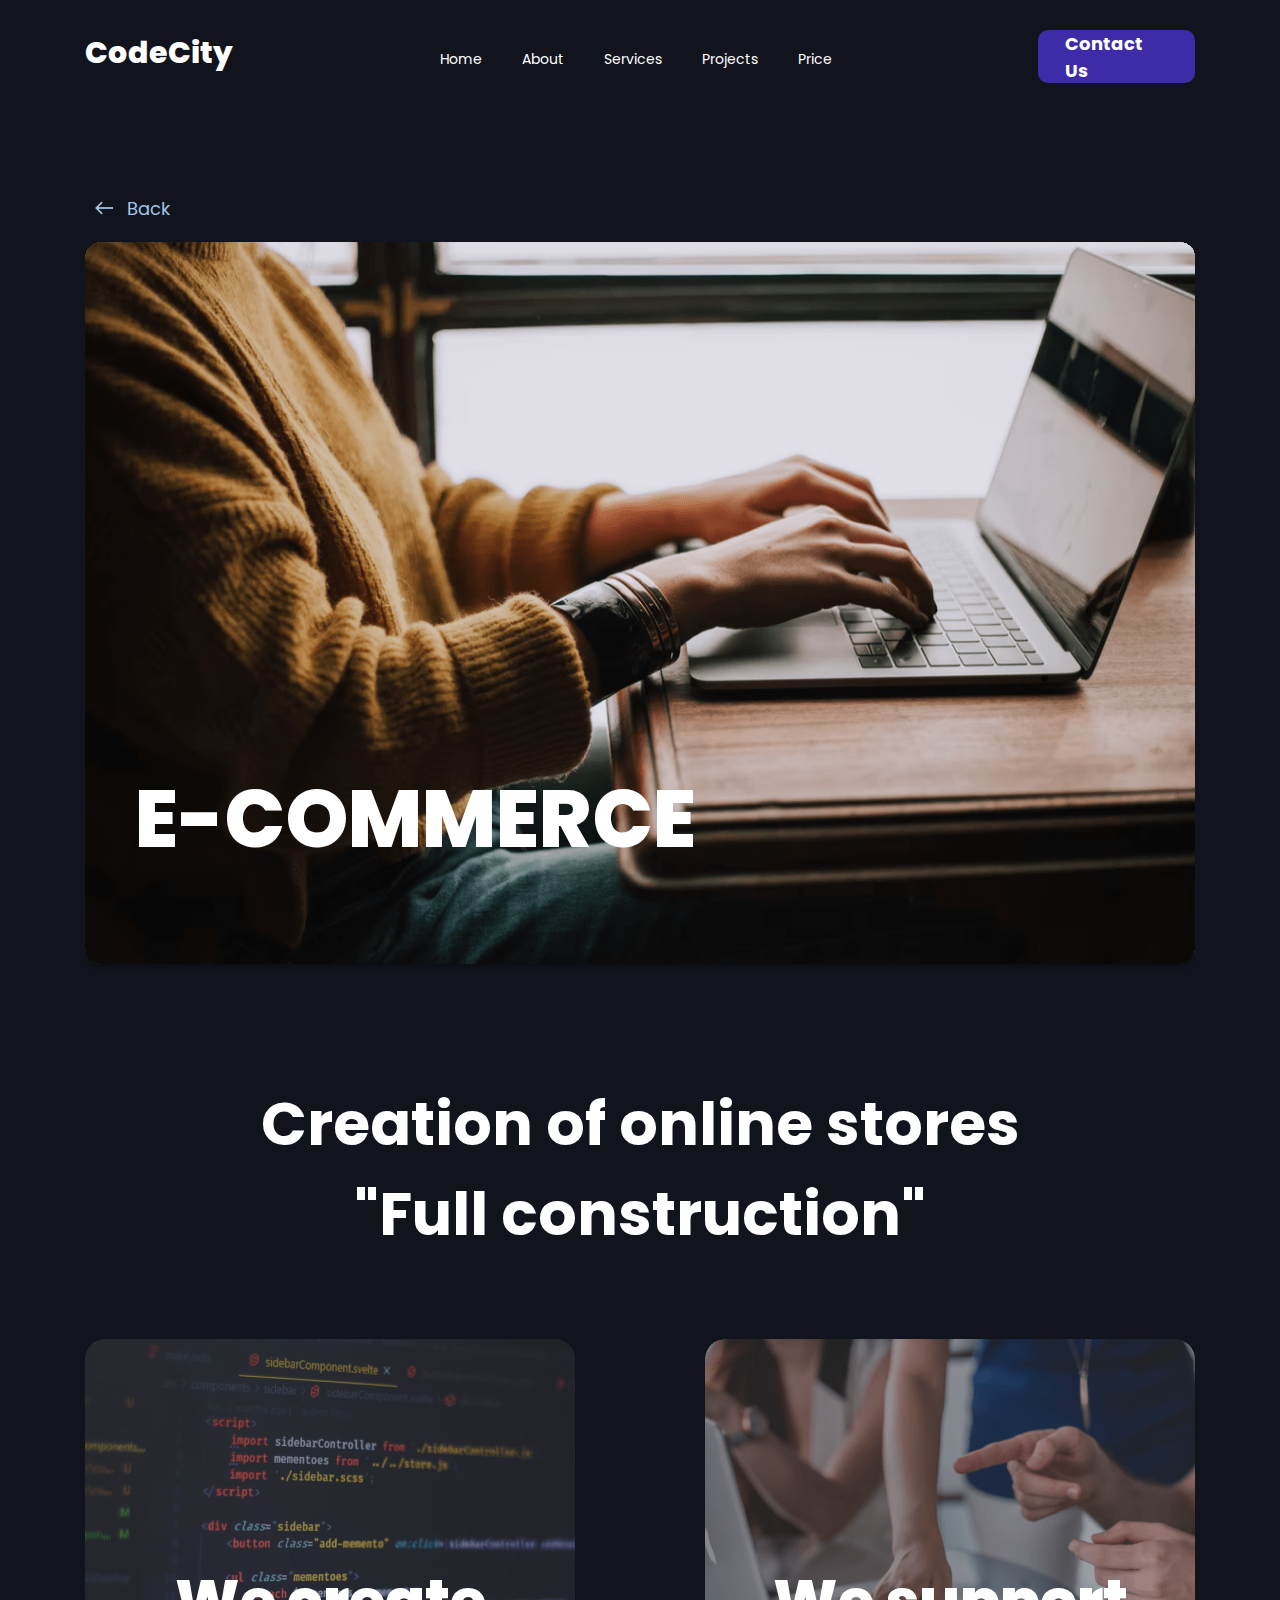
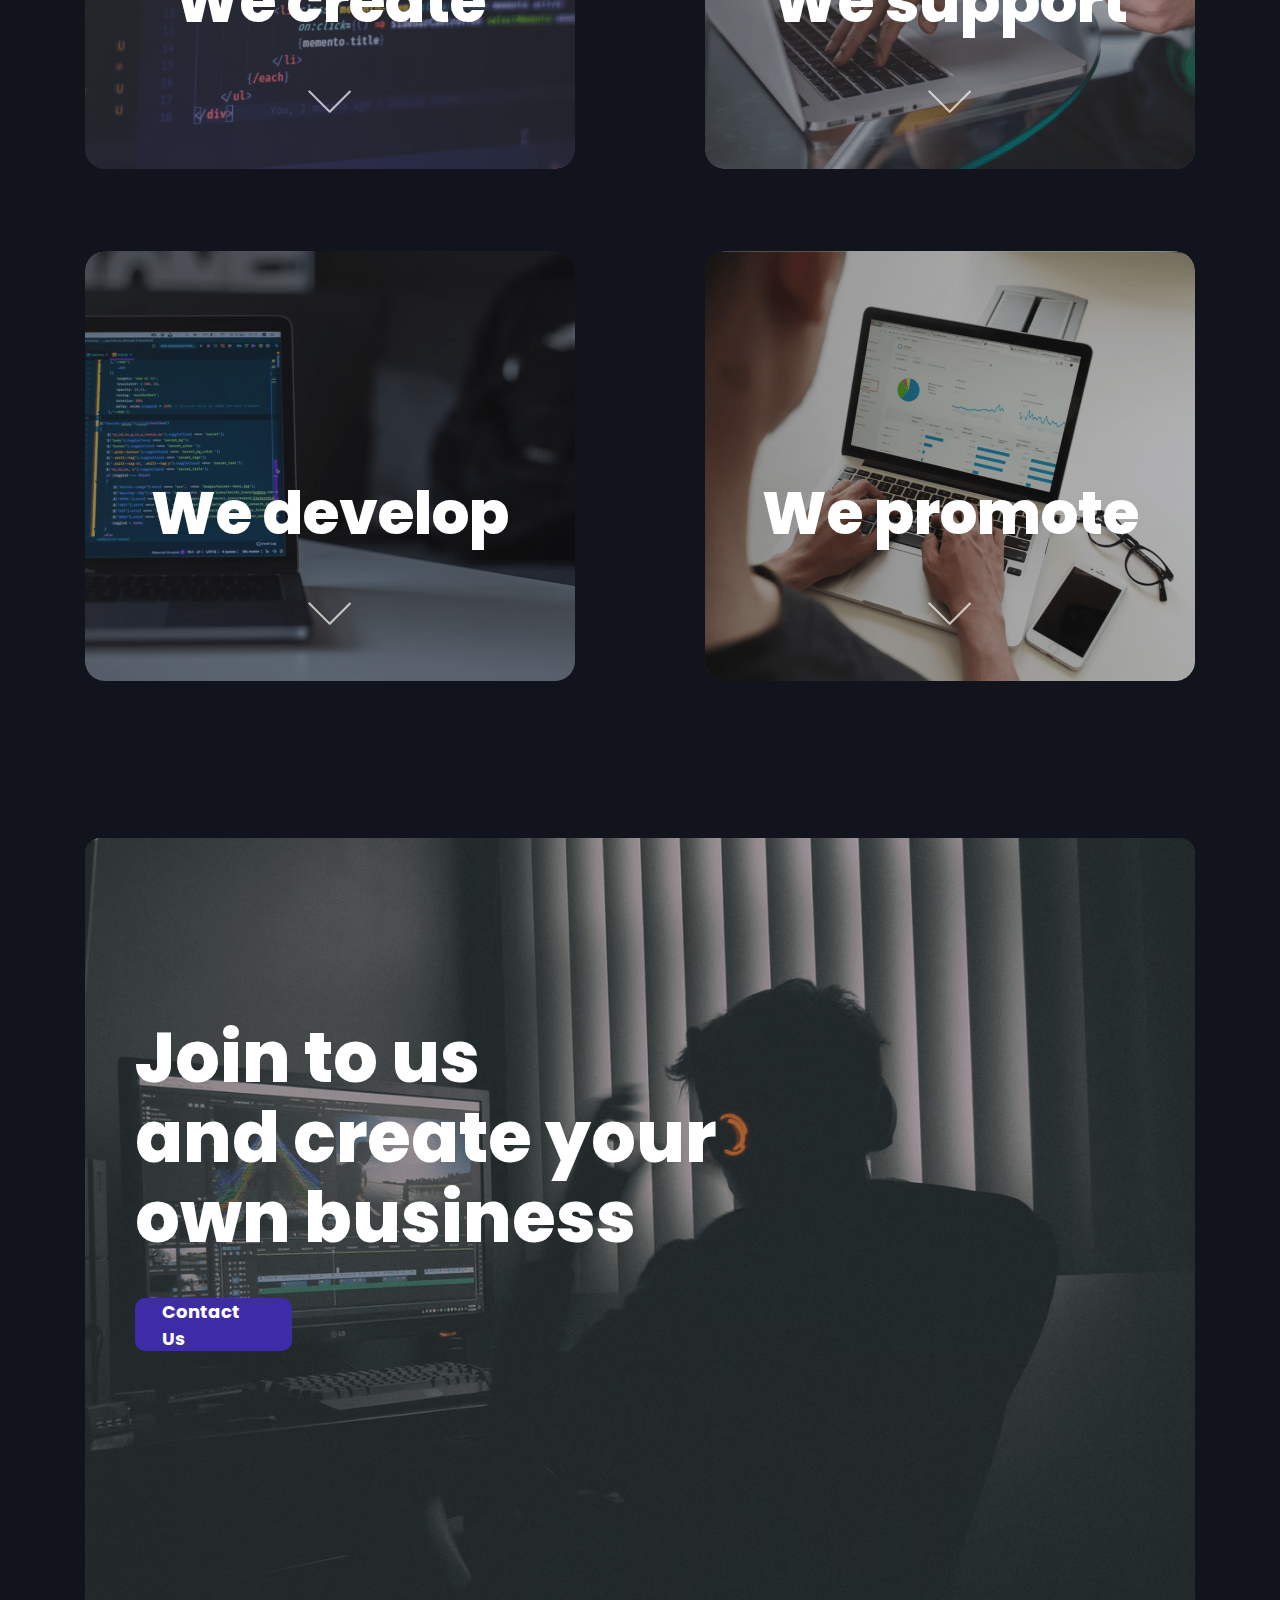
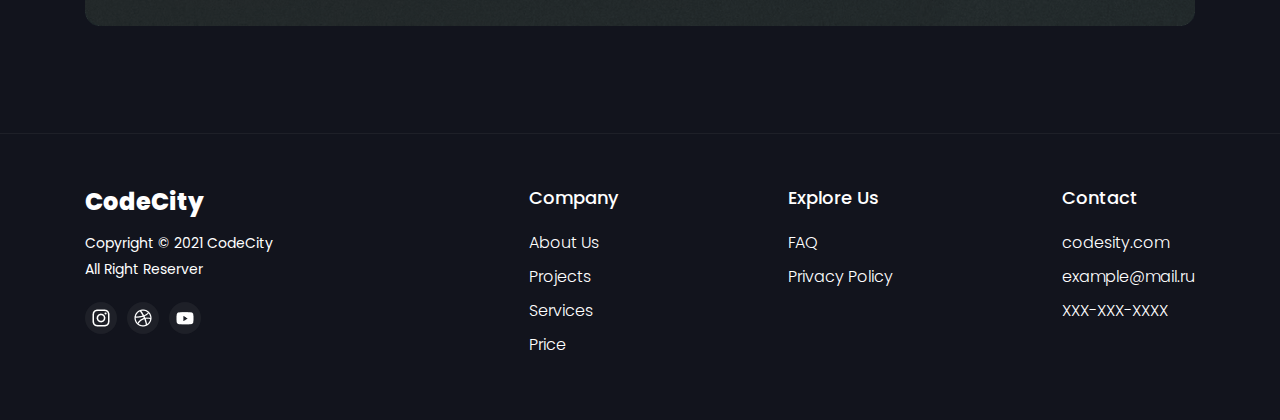
<file: services__commerce.html>
<!DOCTYPE html>
<html lang="en">
<head>
    <meta charset="UTF-8">
    <link rel="stylesheet" href="assets/css/style.min.css">
    
    <!-- Useful meta tags -->
    <meta http-equiv="x-ua-compatible" content="ie=edge">
    <meta name="viewport" content="width=device-width, initial-scale=1, shrink-to-fit=no">
    <meta name="robots" content="index, follow">
    <meta name="google" content="notranslate">
    <meta name="format-detection" content="telephone=no">
    <meta name="description" content="">
    
    <title>E-Commerce</title>
    
    <!-- Fonts -->
    <link rel="preconnect" href="https://fonts.googleapis.com">
    <link rel="preconnect" href="https://fonts.gstatic.com" crossorigin>
    <link rel="preconnect" href="https://fonts.googleapis.com">
    <link rel="preconnect" href="https://fonts.gstatic.com" crossorigin>
    <link href="https://fonts.googleapis.com/css2?family=Poppins:ital,wght@0,100;0,200;0,300;0,400;0,500;0,600;0,700;0,800;0,900;1,100;1,200;1,300;1,400;1,500;1,600;1,700;1,800;1,900&display=swap" rel="stylesheet"></head>
<body>
    <div class="wrapper">
        
        <!--HEADER-->
        
        <header class="header">
            <div class="container">
                <div class="header-info">
                    <div>
                        <p class="header-title">CodeCity</p>
                    </div>
        
                    <div>
                        <ul class="header-nav">
                            <li class="header-nav-link">
                                <a class="header-nav-text" href="index.html">Home</a>
                            </li>
        
                            <li class="header-nav-link">
                                <a class="header-nav-text" href="about.html">About</a>
                            </li>
        
                            <li class="header-nav-link">
                                <a class="header-nav-text" href="services.html">Services</a>
                            </li>
        
                            <li class="header-nav-link">
                                <a class="header-nav-text" href="projects.html">Projects</a>
                            </li>
        
                            <li class="header-nav-link">
                                <a class="header-nav-text" href="price.html">Price</a>
                            </li>
                        </ul>
                    </div>
        
                    <div class="btn__contact">
                        <a class="contact__text" href="#">Contact Us</a>
                    </div>
        
                    <div class="header-burger">
                        <span></span>
                    </div>
                </div>
        
                <div class="header-mobile">
                    <ul class="header-mobile-nav">
                        <li class="header-mobile-nav-link">
                            <a class="header-mobile-nav-text" href="index.html">Home</a>
                        </li>
        
                        <li class="header-mobile-nav-link">
                            <a class="header-mobile-nav-text" href="about.html">About</a>
                        </li>
        
                        <li class="header-mobile-nav-link">
                            <a class="header-mobile-nav-text" href="services.html">Services</a>
                        </li>
        
                        <li class="header-mobile-nav-link">
                            <a class="header-mobile-nav-text" href="projects.html">Projects</a>
                        </li>
        
                        <li class="header-mobile-nav-link">
                            <a class="header-mobile-nav-text" href="price.html">Price</a>
                        </li>
                    </ul>
        
                    <div class="btn__contact-mobile">
                        <a class="contact__text" href="modal-mobile.html">Contact Us</a>
                    </div>
                </div>
            </div>
        </header>

        
        <!--SERVICES__COMMERCE-->
        
        <div class="services__page-content">
            <div class="container">
                <div class="services__page-header">
                    <div class="services__page-link">
                        <img class="services__page-link-vector" src="assets/images/vector.png" alt="">
                        
                        <a href="services.html" class="services__page-link-text">Back</a>
                    </div>
        
                    <img class="services__page-header-img" src="assets/images/services__page__commerce/commerce__header.png" alt="">
        
                    <p class="services__page-header-title">E-COMMERCE</p>
                </div>
        
                <div class="services__page-main">
                    <p class="services__page-main-title">
                        Creation of online stores<br>
                        "Full construction"
                    </p>
        
                    <div class="services__commerce-cards">
                        <div class="services__commerce-block services__page-main-block--mb75">
                            <div class="services__commerce-block-clicked" id="clicked_1">
                                <p class="services__commerce-block-clicked-text">Vivamus nibh neque, blandit eget aliquam non,
                                     maximus sed justo. Maecenas varius, nisi eget consequat luctus, arcu purus molestie arcu,
                                     eu convallis dui nunc vel arcu. Nam vel ullamcorper est. Morbi vulputate vestibulum lorem,
                                     sit amet auctor eros pellentesque at11. 
                                </p>
                            </div>
        
                            <img class="services__commerce-img" src="assets/images/services__page__commerce/commerce_1.png" alt="">
        
                            <p class="services__commerce-text">We create</p>
        
                            <button type="button" class="services__commerce-button" id="button_1"><img src="assets/images/services__page__commerce/commerce_vector.png" alt=""></button>
        
        
                        </div>
        
                        <div class="services__commerce-block services__page-main-block--mb75">
                            <div class="services__commerce-block-clicked" id="clicked_2">
                                <p class="services__commerce-block-clicked-text">Vivamus nibh neque, blandit eget aliquam non,
                                     maximus sed justo. Maecenas varius, nisi eget consequat luctus, arcu purus molestie arcu,
                                     eu convallis dui nunc vel arcu. Nam vel ullamcorper est. Morbi vulputate vestibulum lorem,
                                     sit amet auctor eros pellentesque at12. 
                                </p>
                            </div>
        
                            <img class="services__commerce-img" src="assets/images/services__page__commerce/commerce_2.png" alt="">
        
                            <p class="services__commerce-text">We support</p>
        
                            <button type="button" class="services__commerce-button" id="button_2"><img src="assets/images/services__page__commerce/commerce_vector.png" alt=""></button>
                        </div>
        
                        <div class="services__commerce-block services__page-main-block--mb75-adaptiv">
                            <div class="services__commerce-block-clicked" id="clicked_3">
                                <p class="services__commerce-block-clicked-text">Vivamus nibh neque, blandit eget aliquam non,
                                     maximus sed justo. Maecenas varius, nisi eget consequat luctus, arcu purus molestie arcu,
                                     eu convallis dui nunc vel arcu. Nam vel ullamcorper est. Morbi vulputate vestibulum lorem,
                                     sit amet auctor eros pellentesque at13. 
                                </p>
                            </div>
        
                            <img class="services__commerce-img" src="assets/images/services__page__commerce/commerce_3.png" alt="">
        
                            <p class="services__commerce-text">We develop</p>
        
                            <button type="button" class="services__commerce-button" id="button_3"><img src="assets/images/services__page__commerce/commerce_vector.png" alt=""></button>
                        </div>
        
                        <div class="services__commerce-block">
                            <div class="services__commerce-block-clicked" id="clicked_4">
                                <p class="services__commerce-block-clicked-text">Vivamus nibh neque, blandit eget aliquam non,
                                     maximus sed justo. Maecenas varius, nisi eget consequat luctus, arcu purus molestie arcu,
                                     eu convallis dui nunc vel arcu. Nam vel ullamcorper est. Morbi vulputate vestibulum lorem,
                                     sit amet auctor eros pellentesque at14. 
                                </p>
                            </div>
        
                            <img class="services__commerce-img" src="assets/images/services__page__commerce/commerce_4.png" alt="">
        
                            <p class="services__commerce-text">We promote</p>
        
                            <button type="button" class="services__commerce-button" id="button_4"><img src="assets/images/services__page__commerce/commerce_vector.png" alt=""></button>
                        </div>
                    </div>
                </div>
        
                <div class="services__page-footer">
                    <img class="services__page-footer-img" src="assets/images/services__pages__footer.png" alt="">
        
                    <div class="services__page-footer-info">
                        <p class="services__page-footer-text">Join to us<br> and create your<br> own business</p>
        
                        <div class="btn__contact">
                            <a class="contact__text" href="#">Contact Us</a>
                        </div>
                    </div>
                </div>
            </div>
        </div>
    </div>

    
    <!--FOOTER-->
    
    <footer class="footer">
        <div class="container">
            <div class="footer-info">
                <div class="footer-agency">
                    <p class="footer-logo">CodeCity</p>
    
                    <p class="footer-copyright">Copyright © 2021 CodeCity<br> All Right Reserver</p>
    
                    <div class="footer-icons">
                        <div class="footer-icons-bg">
                            <a target="_blank" href="https://www.instagram.com"><img class="footer-icons-inst" src="assets/images/footer/footer__inst.png" alt=""></a>
                        </div>
    
                        <div class="footer-icons-bg">
                            <a target="_blank" href="https://dribbble.com"><img class="footer-icons-path" src="assets/images/footer/footer__path.png" alt=""></a>
                        </div>
    
                        <div class="footer-icons-bg">
                            <a target="_blank" href="https://www.youtube.com"><img class="footer-icons-youtube" src="assets/images/footer/footer__youtube.png" alt=""></a>
                        </div>
                    </div>
                </div>
    
                <div class="footer-list">
                    <div class="footer-company">
                        <p class="footer-title">Company</p>
    
                        <a href="about.html" class="footer-links">
                            <p class="footer-text">About Us</p>
                        </a>
    
                        <a href="projects.html" class="footer-links">
                            <p class="footer-text">Projects</p>
                        </a>
    
                        <a href="services.html" class="footer-links">
                            <p class="footer-text">Services</p>
                        </a>
    
                        <a href="price.html" class="footer-links">
                            <p class="footer-text">Price</p>
                        </a>
                    </div>
    
                    <div class="footer-explore">
                        <p class="footer-title">Explore Us</p>
    
                        <a href="#" class="footer-links">
                            <p class="footer-text">FAQ</p>
                        </a>
    
                        <a href="#" class="footer-links">
                            <p class="footer-text">Privacy Policy</p>
                        </a>
                    </div>
    
                    <div class="footer-contact">
                        <p class="footer-title">Contact</p>
    
                        <p class="footer-text">codesity.com</p>
    
                        <p class="footer-text">example@mail.ru</p>
    
                        <p class="footer-text">XXX-XXX-XXXX</p>
                    </div>
                </div>
            </div>
        </div>
    </footer>  

    
    <!--MODAL-CONTACT-->
    
    <div class="modal-contact">
        <div class="modal-contact-content">
            <form class="form" action="/" method="post">
                <div class="form-item">
                    <input class="form-item-input" placeholder="Your name" type="text">
    
                    <span class="form-item-line"></span>
                </div>
    
                <div class="form-item">
                    <input class="form-item-input" placeholder="Your phone" type="tel">
    
                    <span class="form-item-line"></span>
                </div>
    
                <div class="form-item">
                    <input class="form-item-input" placeholder="Your e-mail" type="email">
    
                    <span class="form-item-line"></span>
                </div>
    
                <div class="form-item">
                    <textarea class="form-item-input form-item-input--textarea" placeholder="Text message" name="text"></textarea>
                </div>
    
                <div class="form-send">
                    <button class="btn__contact btn__contact--small">
                        <p class="contact__text contact__text--small">Send</p>
                    </button>
    
                    <label class="form-send-check"><input type="checkbox" name="checkbox" value="value" required class="form-send-check-input"></label>
    
                    <p class="form-send-text">Processing of personal data</p>
                </div>
            </form>
    
            <ul class="modal-contact-footer">
                <li>
                    e-mail: <a href="mailto:example@mail.ru">example@mail.ru</a>
                </li>
    
                <li>
                    mobile: <a href="tel:+9999999999">XXX-XXX-XX-XX</a>
                </li>
            </ul>
    
            <button class="modal-contact-close" type="button">
                <img src="assets/images/close.svg" alt="">
            </button>
        </div>
    </div>
    <script src="assets/js/app.js"></script>
</body>
</html>
</file>
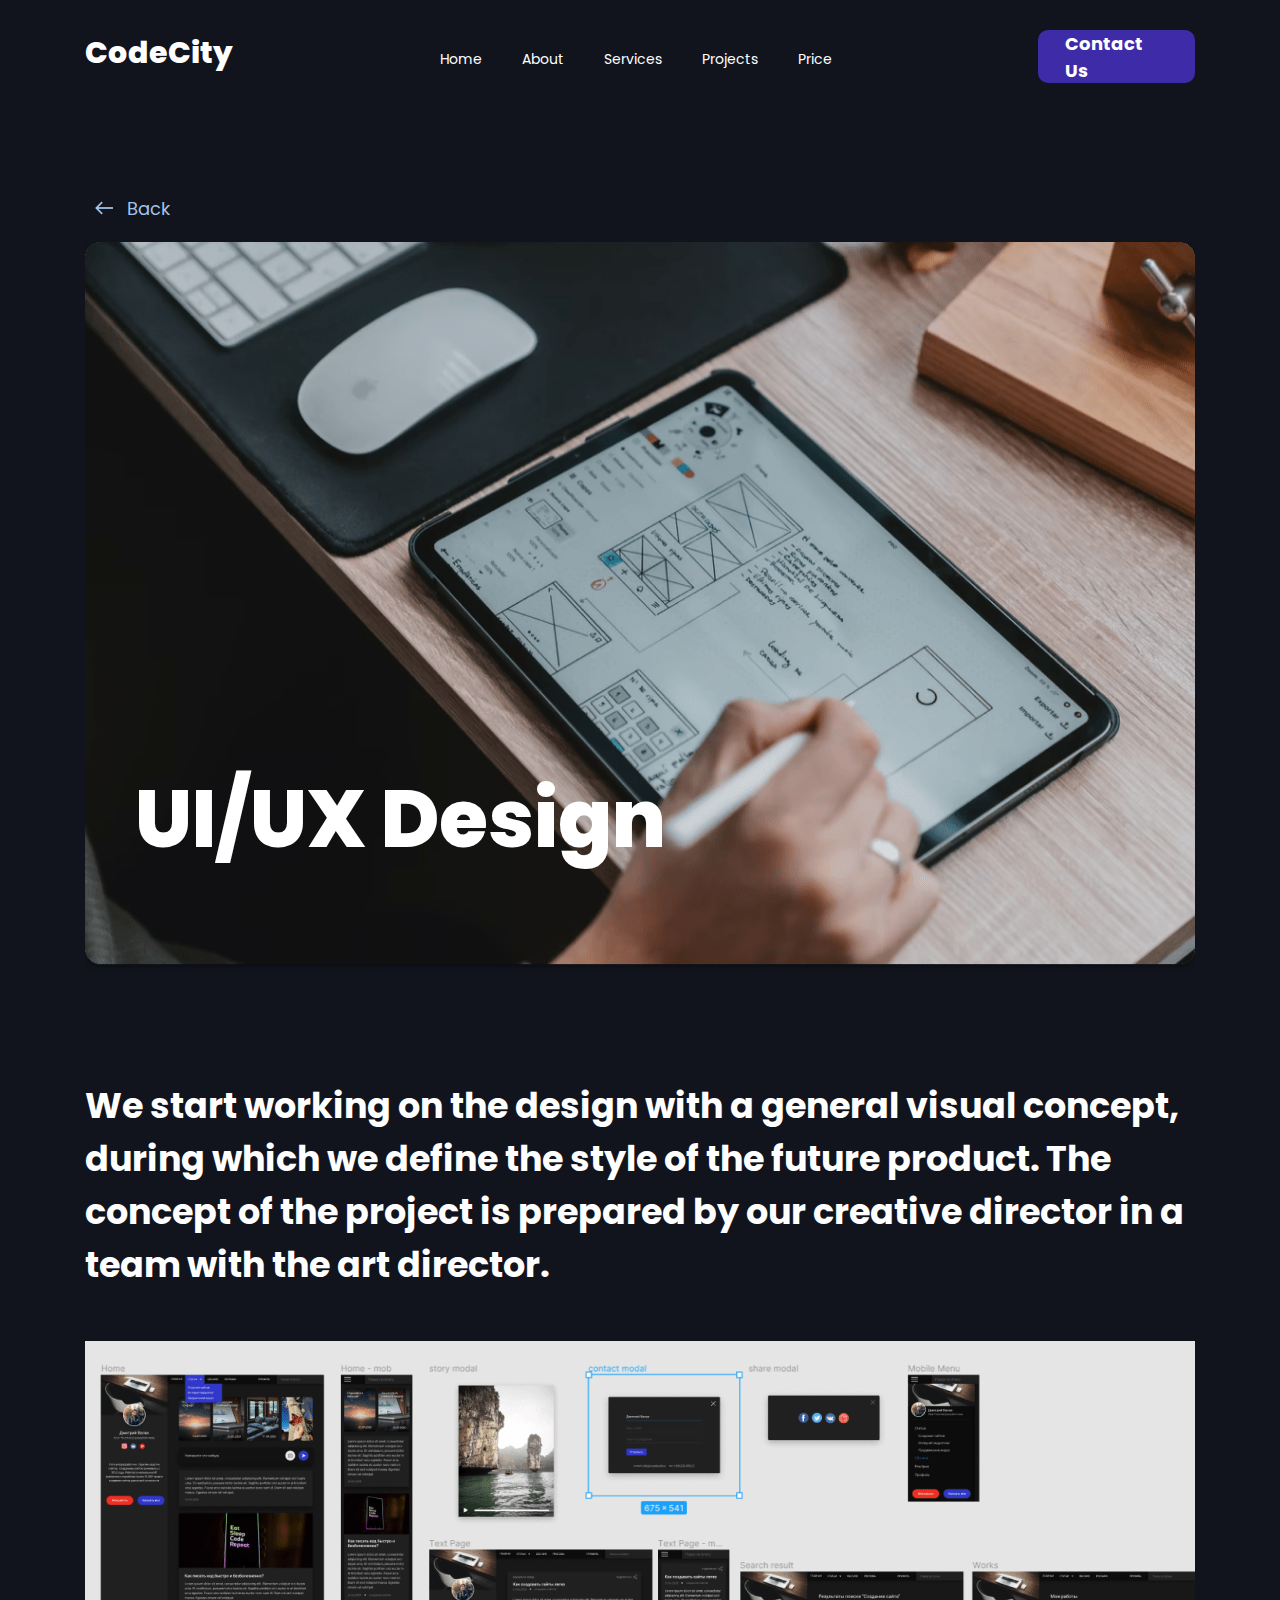
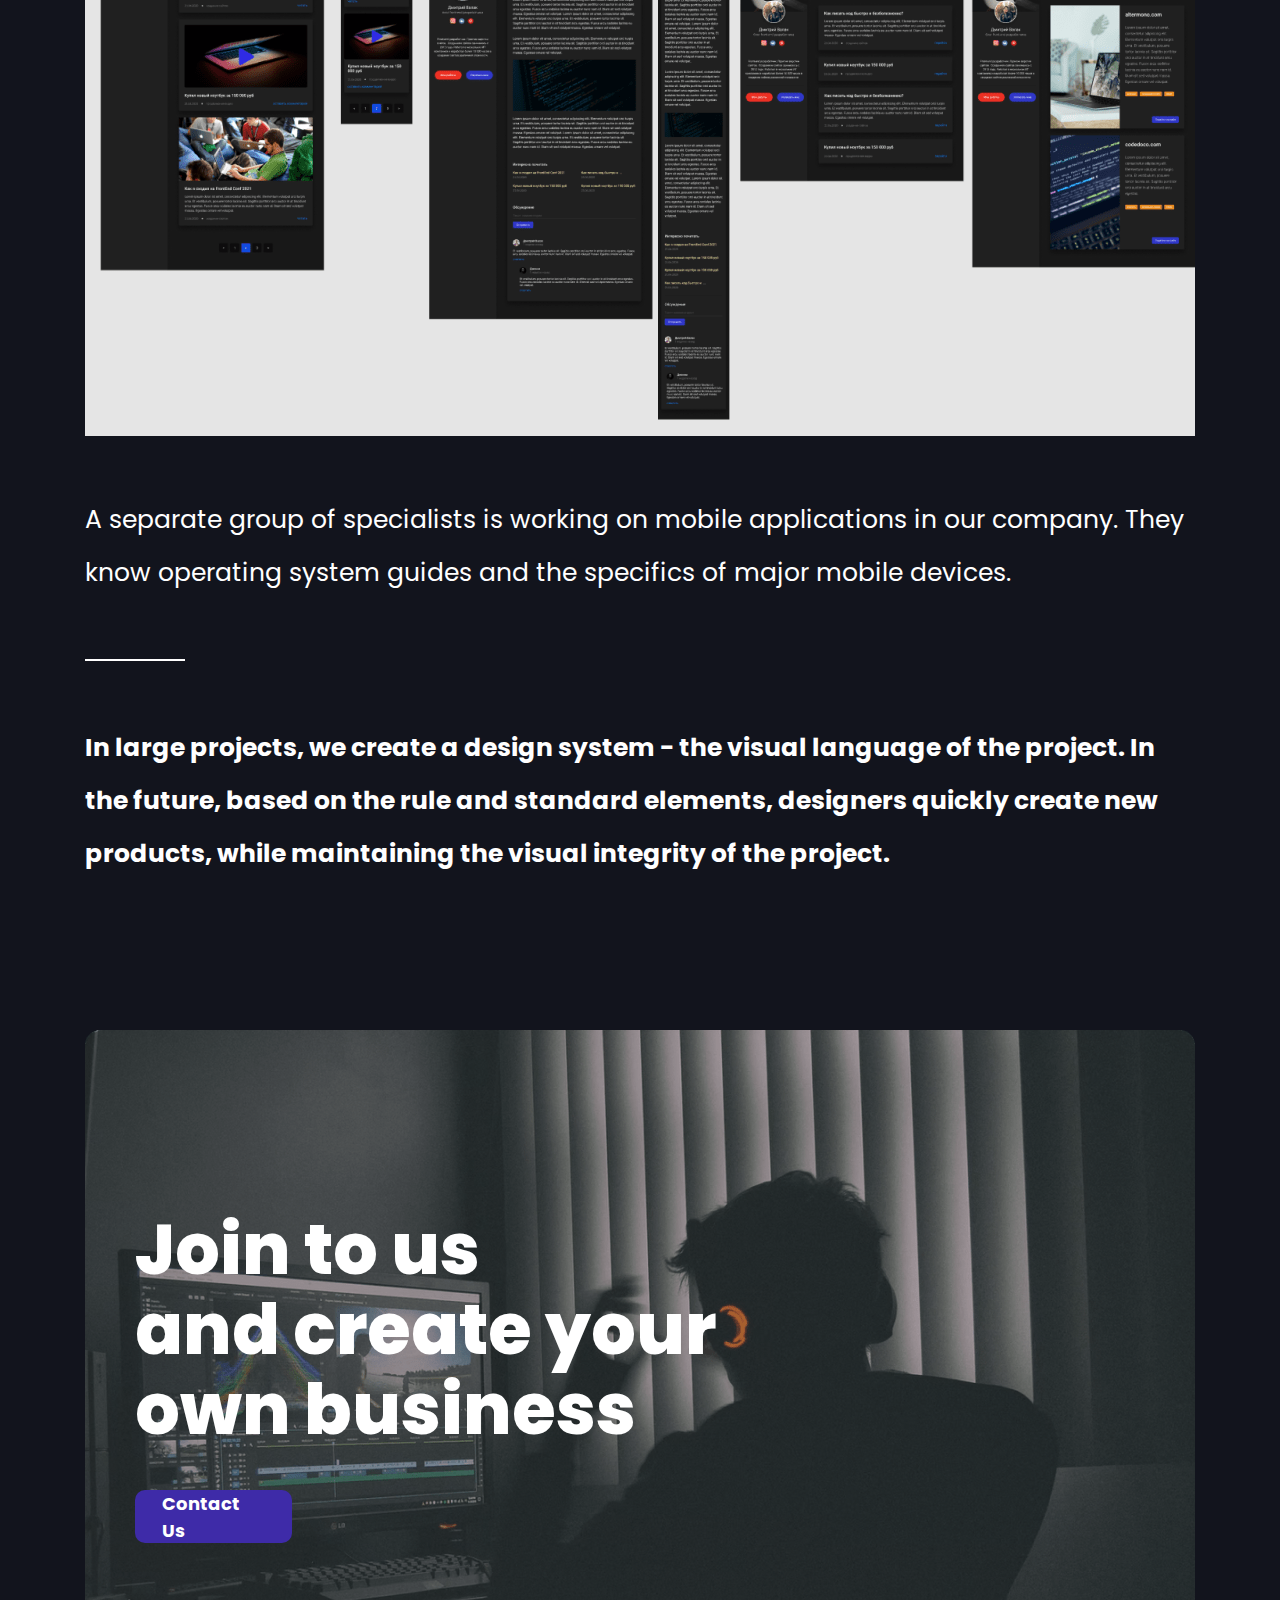
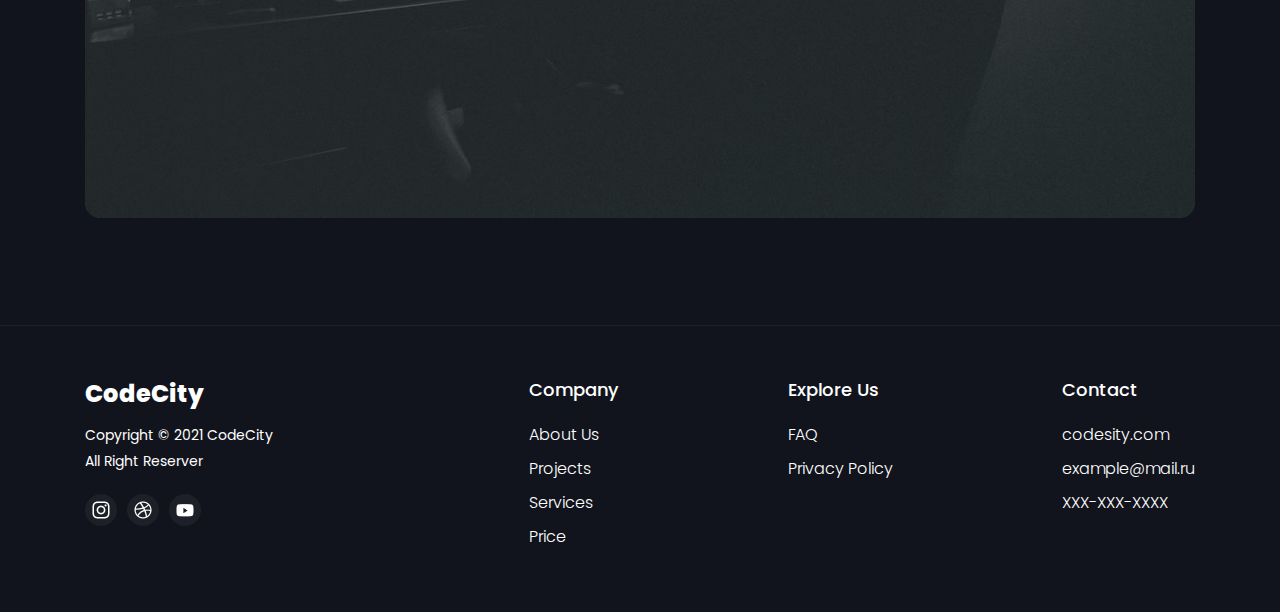
<file: services__design.html>
<!DOCTYPE html>
<html lang="en">
<head>
    <meta charset="UTF-8">
    <link rel="stylesheet" href="assets/css/style.min.css">
    
    <!-- Useful meta tags -->
    <meta http-equiv="x-ua-compatible" content="ie=edge">
    <meta name="viewport" content="width=device-width, initial-scale=1, shrink-to-fit=no">
    <meta name="robots" content="index, follow">
    <meta name="google" content="notranslate">
    <meta name="format-detection" content="telephone=no">
    <meta name="description" content="">
    
    <title>Design</title>
    
    <!-- Fonts -->
    <link rel="preconnect" href="https://fonts.googleapis.com">
    <link rel="preconnect" href="https://fonts.gstatic.com" crossorigin>
    <link rel="preconnect" href="https://fonts.googleapis.com">
    <link rel="preconnect" href="https://fonts.gstatic.com" crossorigin>
    <link href="https://fonts.googleapis.com/css2?family=Poppins:ital,wght@0,100;0,200;0,300;0,400;0,500;0,600;0,700;0,800;0,900;1,100;1,200;1,300;1,400;1,500;1,600;1,700;1,800;1,900&display=swap" rel="stylesheet"></head>
<body>
    <div class="wrapper">
        
        <!--HEADER-->
        
        <header class="header">
            <div class="container">
                <div class="header-info">
                    <div>
                        <p class="header-title">CodeCity</p>
                    </div>
        
                    <div>
                        <ul class="header-nav">
                            <li class="header-nav-link">
                                <a class="header-nav-text" href="index.html">Home</a>
                            </li>
        
                            <li class="header-nav-link">
                                <a class="header-nav-text" href="about.html">About</a>
                            </li>
        
                            <li class="header-nav-link">
                                <a class="header-nav-text" href="services.html">Services</a>
                            </li>
        
                            <li class="header-nav-link">
                                <a class="header-nav-text" href="projects.html">Projects</a>
                            </li>
        
                            <li class="header-nav-link">
                                <a class="header-nav-text" href="price.html">Price</a>
                            </li>
                        </ul>
                    </div>
        
                    <div class="btn__contact">
                        <a class="contact__text" href="#">Contact Us</a>
                    </div>
        
                    <div class="header-burger">
                        <span></span>
                    </div>
                </div>
        
                <div class="header-mobile">
                    <ul class="header-mobile-nav">
                        <li class="header-mobile-nav-link">
                            <a class="header-mobile-nav-text" href="index.html">Home</a>
                        </li>
        
                        <li class="header-mobile-nav-link">
                            <a class="header-mobile-nav-text" href="about.html">About</a>
                        </li>
        
                        <li class="header-mobile-nav-link">
                            <a class="header-mobile-nav-text" href="services.html">Services</a>
                        </li>
        
                        <li class="header-mobile-nav-link">
                            <a class="header-mobile-nav-text" href="projects.html">Projects</a>
                        </li>
        
                        <li class="header-mobile-nav-link">
                            <a class="header-mobile-nav-text" href="price.html">Price</a>
                        </li>
                    </ul>
        
                    <div class="btn__contact-mobile">
                        <a class="contact__text" href="modal-mobile.html">Contact Us</a>
                    </div>
                </div>
            </div>
        </header>

        
        <!--SERVICES__DESIGN-->
        
        <div class="services__page-content">
            <div class="container">
                <div class="services__page-header">
                    <div class="services__page-link">
                        <img class="services__page-link-vector" src="assets/images/vector.png" alt="">
                        
                        <a href="services.html" class="services__page-link-text">Back</a>
                    </div>
        
                    <img class="services__page-header-img" src="assets/images/services__page__design/design__header.png" alt="">
        
                    <p class="services__page-header-title">UI/UX Design</p>
                </div>
        
                <div class="services__page-main">
                    <p class="services__design-concept">We start working on the design with a general
                         visual concept, during which we define the style of the future product.
                         The concept of the project is prepared by our creative director in a team with the art director.
                    </p>
        
                    <img class="services__design-img" src="assets/images/services__page__design/design_1.png" alt="">
        
                    <p class="services__design-specialists">A separate group of specialists is working
                         on mobile applications in our company. They know operating system guides and
                         the specifics of major mobile devices.
                    </p>
        
                    <p class="services__design-system">In large projects, we create a design system - the visual
                         language of the project. In the future, based on the rule and standard elements,
                         designers quickly create new products, while maintaining the visual integrity of the project.
                    </p>
                </div>
        
                <div class="services__page-footer">
                    <img class="services__page-footer-img" src="assets/images/services__pages__footer.png" alt="">
        
                    <div class="services__page-footer-info">
                        <p class="services__page-footer-text">Join to us<br> and create your<br> own business</p>
        
                        <div class="btn__contact">
                            <a class="contact__text" href="#">Contact Us</a>
                        </div>
                    </div>
                </div>
            </div>
        </div>
        
    </div>

    
    <!--FOOTER-->
    
    <footer class="footer">
        <div class="container">
            <div class="footer-info">
                <div class="footer-agency">
                    <p class="footer-logo">CodeCity</p>
    
                    <p class="footer-copyright">Copyright © 2021 CodeCity<br> All Right Reserver</p>
    
                    <div class="footer-icons">
                        <div class="footer-icons-bg">
                            <a target="_blank" href="https://www.instagram.com"><img class="footer-icons-inst" src="assets/images/footer/footer__inst.png" alt=""></a>
                        </div>
    
                        <div class="footer-icons-bg">
                            <a target="_blank" href="https://dribbble.com"><img class="footer-icons-path" src="assets/images/footer/footer__path.png" alt=""></a>
                        </div>
    
                        <div class="footer-icons-bg">
                            <a target="_blank" href="https://www.youtube.com"><img class="footer-icons-youtube" src="assets/images/footer/footer__youtube.png" alt=""></a>
                        </div>
                    </div>
                </div>
    
                <div class="footer-list">
                    <div class="footer-company">
                        <p class="footer-title">Company</p>
    
                        <a href="about.html" class="footer-links">
                            <p class="footer-text">About Us</p>
                        </a>
    
                        <a href="projects.html" class="footer-links">
                            <p class="footer-text">Projects</p>
                        </a>
    
                        <a href="services.html" class="footer-links">
                            <p class="footer-text">Services</p>
                        </a>
    
                        <a href="price.html" class="footer-links">
                            <p class="footer-text">Price</p>
                        </a>
                    </div>
    
                    <div class="footer-explore">
                        <p class="footer-title">Explore Us</p>
    
                        <a href="#" class="footer-links">
                            <p class="footer-text">FAQ</p>
                        </a>
    
                        <a href="#" class="footer-links">
                            <p class="footer-text">Privacy Policy</p>
                        </a>
                    </div>
    
                    <div class="footer-contact">
                        <p class="footer-title">Contact</p>
    
                        <p class="footer-text">codesity.com</p>
    
                        <p class="footer-text">example@mail.ru</p>
    
                        <p class="footer-text">XXX-XXX-XXXX</p>
                    </div>
                </div>
            </div>
        </div>
    </footer>  

    
    <!--MODAL-CONTACT-->
    
    <div class="modal-contact">
        <div class="modal-contact-content">
            <form class="form" action="/" method="post">
                <div class="form-item">
                    <input class="form-item-input" placeholder="Your name" type="text">
    
                    <span class="form-item-line"></span>
                </div>
    
                <div class="form-item">
                    <input class="form-item-input" placeholder="Your phone" type="tel">
    
                    <span class="form-item-line"></span>
                </div>
    
                <div class="form-item">
                    <input class="form-item-input" placeholder="Your e-mail" type="email">
    
                    <span class="form-item-line"></span>
                </div>
    
                <div class="form-item">
                    <textarea class="form-item-input form-item-input--textarea" placeholder="Text message" name="text"></textarea>
                </div>
    
                <div class="form-send">
                    <button class="btn__contact btn__contact--small">
                        <p class="contact__text contact__text--small">Send</p>
                    </button>
    
                    <label class="form-send-check"><input type="checkbox" name="checkbox" value="value" required class="form-send-check-input"></label>
    
                    <p class="form-send-text">Processing of personal data</p>
                </div>
            </form>
    
            <ul class="modal-contact-footer">
                <li>
                    e-mail: <a href="mailto:example@mail.ru">example@mail.ru</a>
                </li>
    
                <li>
                    mobile: <a href="tel:+9999999999">XXX-XXX-XX-XX</a>
                </li>
            </ul>
    
            <button class="modal-contact-close" type="button">
                <img src="assets/images/close.svg" alt="">
            </button>
        </div>
    </div>
    <script src="assets/js/app.js"></script>
</body>
</html>
</file>
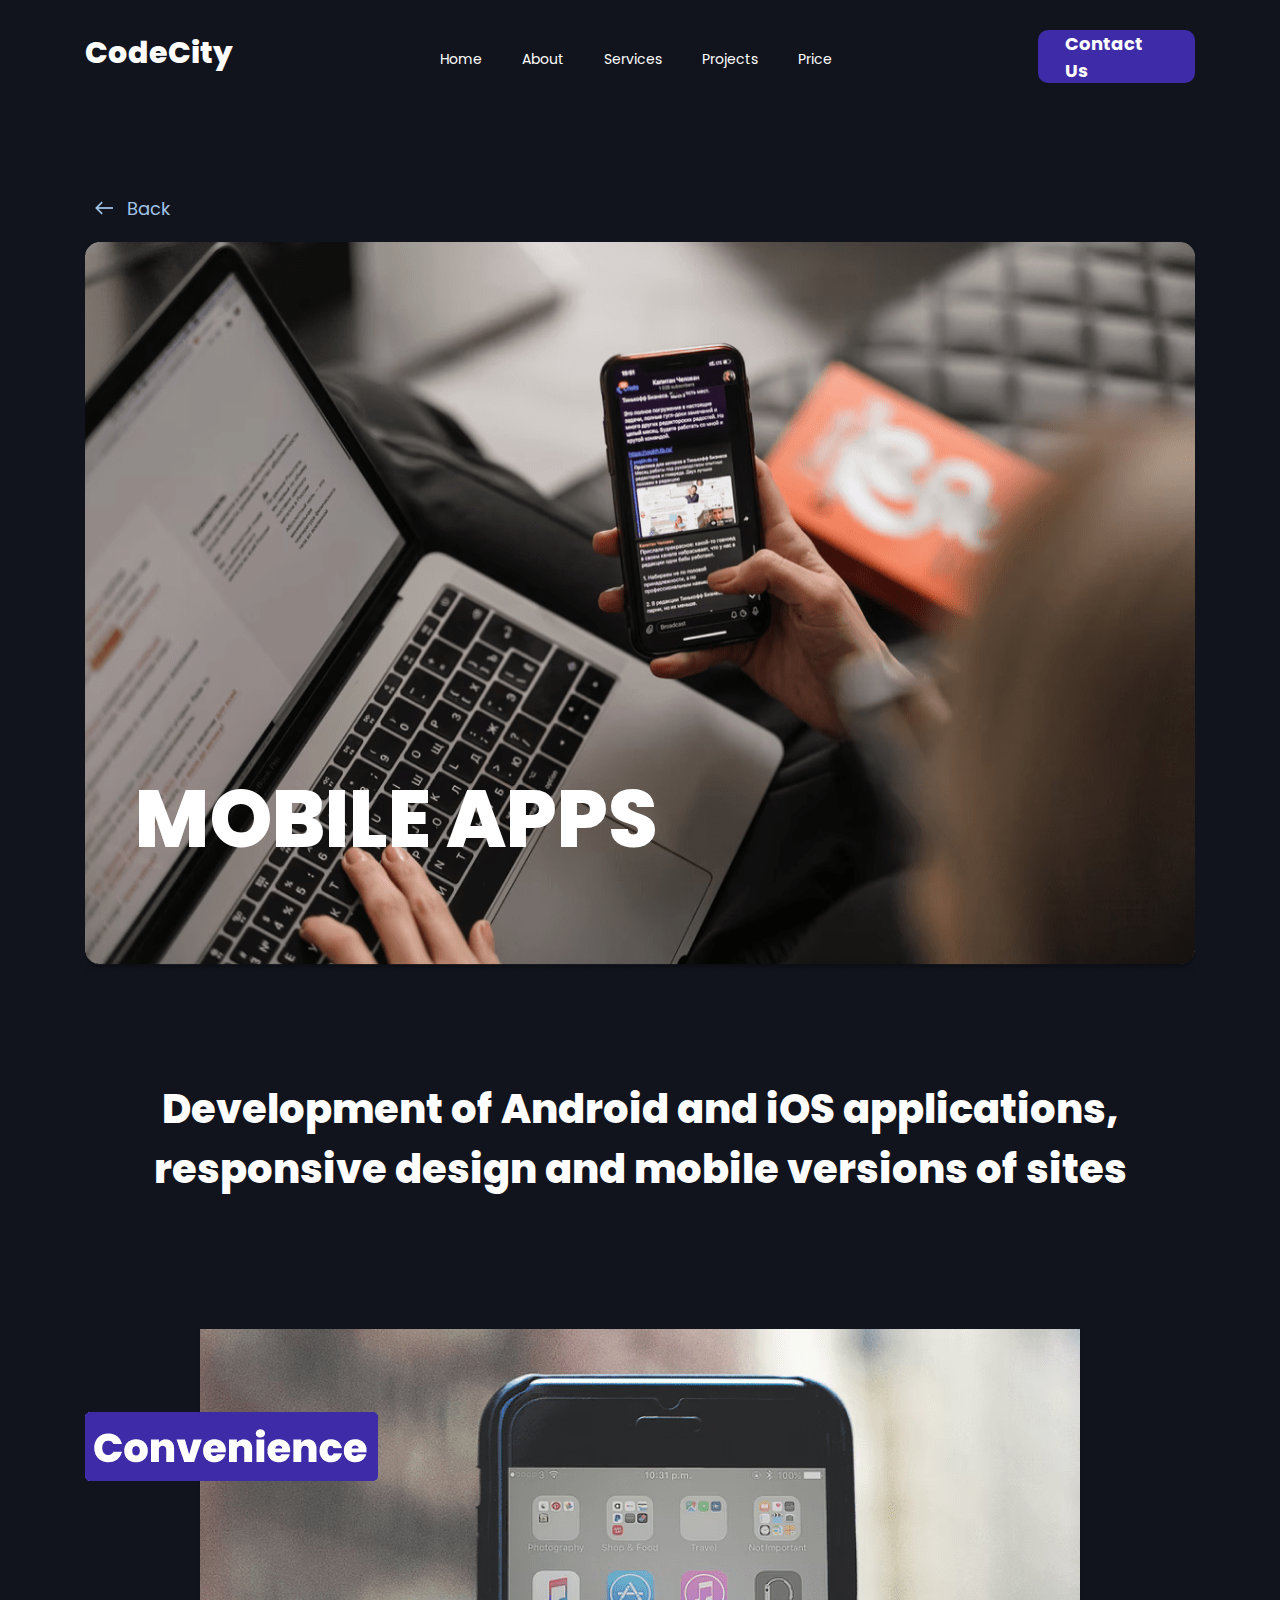
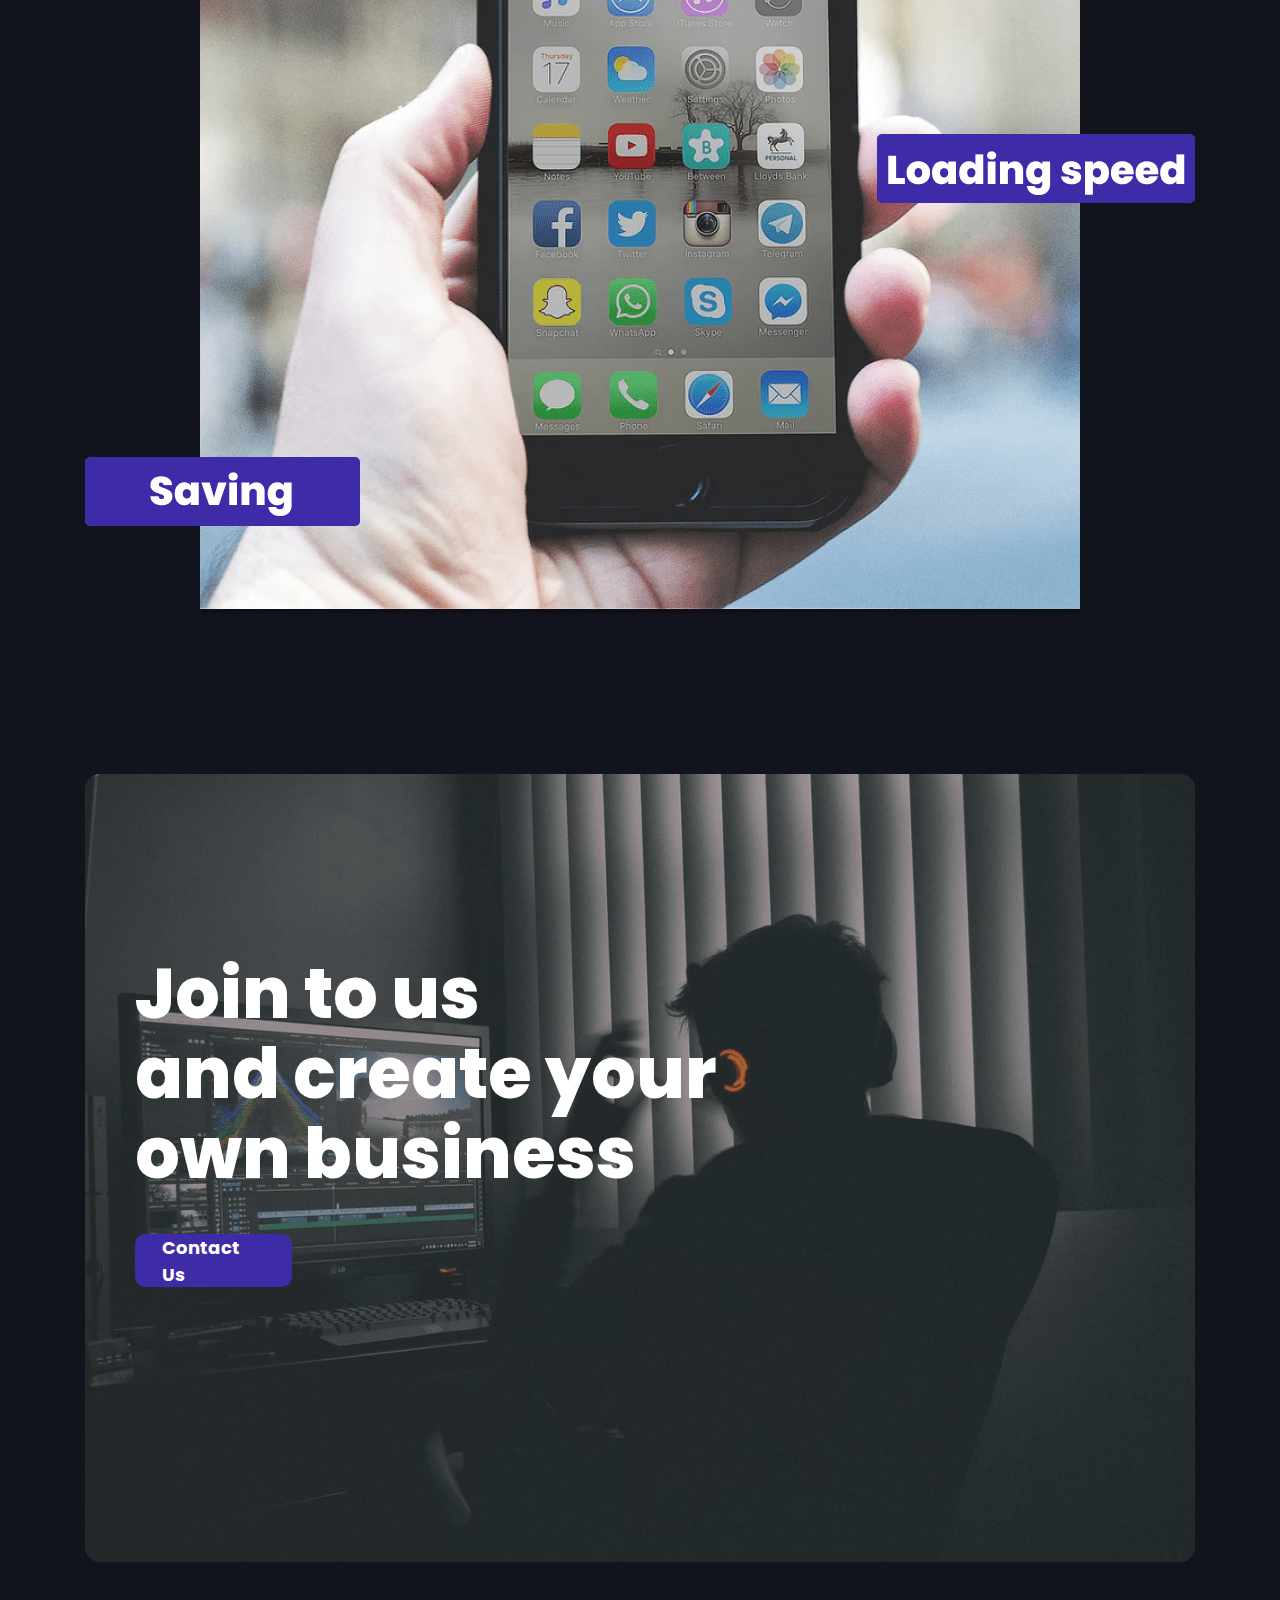
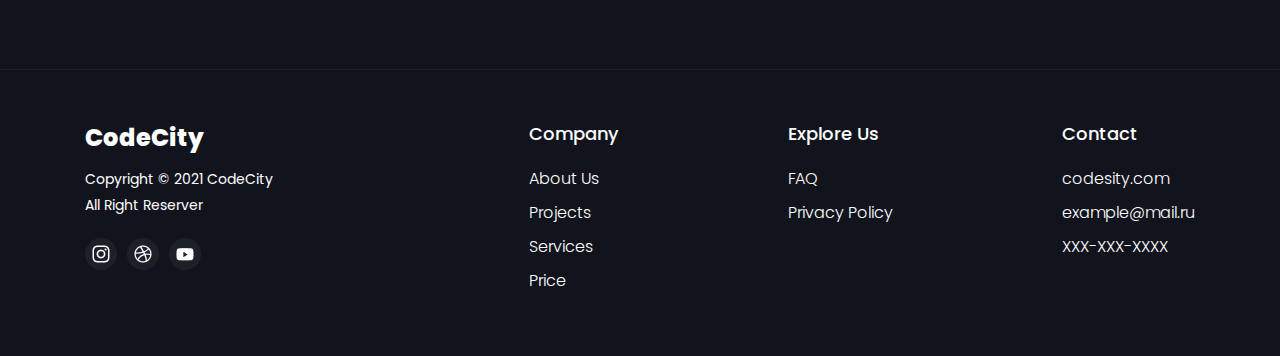
<file: services__mobile-apps.html>
<!DOCTYPE html>
<html lang="en">
<head>
    <meta charset="UTF-8">
    <link rel="stylesheet" href="assets/css/style.min.css">
    
    <!-- Useful meta tags -->
    <meta http-equiv="x-ua-compatible" content="ie=edge">
    <meta name="viewport" content="width=device-width, initial-scale=1, shrink-to-fit=no">
    <meta name="robots" content="index, follow">
    <meta name="google" content="notranslate">
    <meta name="format-detection" content="telephone=no">
    <meta name="description" content="">
    
    <title>Mobile Apps</title>
    
    <!-- Fonts -->
    <link rel="preconnect" href="https://fonts.googleapis.com">
    <link rel="preconnect" href="https://fonts.gstatic.com" crossorigin>
    <link rel="preconnect" href="https://fonts.googleapis.com">
    <link rel="preconnect" href="https://fonts.gstatic.com" crossorigin>
    <link href="https://fonts.googleapis.com/css2?family=Poppins:ital,wght@0,100;0,200;0,300;0,400;0,500;0,600;0,700;0,800;0,900;1,100;1,200;1,300;1,400;1,500;1,600;1,700;1,800;1,900&display=swap" rel="stylesheet"></head>
<body>
    <div class="wrapper">
        
        <!--HEADER-->
        
        <header class="header">
            <div class="container">
                <div class="header-info">
                    <div>
                        <p class="header-title">CodeCity</p>
                    </div>
        
                    <div>
                        <ul class="header-nav">
                            <li class="header-nav-link">
                                <a class="header-nav-text" href="index.html">Home</a>
                            </li>
        
                            <li class="header-nav-link">
                                <a class="header-nav-text" href="about.html">About</a>
                            </li>
        
                            <li class="header-nav-link">
                                <a class="header-nav-text" href="services.html">Services</a>
                            </li>
        
                            <li class="header-nav-link">
                                <a class="header-nav-text" href="projects.html">Projects</a>
                            </li>
        
                            <li class="header-nav-link">
                                <a class="header-nav-text" href="price.html">Price</a>
                            </li>
                        </ul>
                    </div>
        
                    <div class="btn__contact">
                        <a class="contact__text" href="#">Contact Us</a>
                    </div>
        
                    <div class="header-burger">
                        <span></span>
                    </div>
                </div>
        
                <div class="header-mobile">
                    <ul class="header-mobile-nav">
                        <li class="header-mobile-nav-link">
                            <a class="header-mobile-nav-text" href="index.html">Home</a>
                        </li>
        
                        <li class="header-mobile-nav-link">
                            <a class="header-mobile-nav-text" href="about.html">About</a>
                        </li>
        
                        <li class="header-mobile-nav-link">
                            <a class="header-mobile-nav-text" href="services.html">Services</a>
                        </li>
        
                        <li class="header-mobile-nav-link">
                            <a class="header-mobile-nav-text" href="projects.html">Projects</a>
                        </li>
        
                        <li class="header-mobile-nav-link">
                            <a class="header-mobile-nav-text" href="price.html">Price</a>
                        </li>
                    </ul>
        
                    <div class="btn__contact-mobile">
                        <a class="contact__text" href="modal-mobile.html">Contact Us</a>
                    </div>
                </div>
            </div>
        </header>

        
        <!--SERVICES__MOBILE-APPS-->
        
        <div class="services__page-content">
            <div class="container">
                <div class="services__page-header">
                    <div class="services__page-link">
                        <img class="services__page-link-vector" src="assets/images/vector.png" alt="">
                        
                        <a href="services.html" class="services__page-link-text">Back</a>
                    </div>
        
                    <img class="services__page-header-img" src="assets/images/services__page__mobile-apps/mobile__header.png" alt="">
        
                    <p class="services__page-header-title">MOBILE APPS</p>
                </div>
        
                <div class="services__page-main">
                    <p class="services__mobile-title">
                        Development of Android and iOS applications,
                        responsive design and mobile versions of sites
                    </p>
        
                    <div class="services__mobile-info">
                        <img class="services__mobile-img" src="assets/images/services__page__mobile-apps/mobile_1.png" alt="">
                    </div>
                </div>
        
                <div class="services__page-footer">
                    <img class="services__page-footer-img" src="assets/images/services__pages__footer.png" alt="">
        
                    <div class="services__page-footer-info">
                        <p class="services__page-footer-text">Join to us<br> and create your<br> own business</p>
        
                        <div class="btn__contact">
                            <a class="contact__text" href="#">Contact Us</a>
                        </div>
                    </div>
                </div>
            </div>
        </div>
        
    </div>

    
    <!--FOOTER-->
    
    <footer class="footer">
        <div class="container">
            <div class="footer-info">
                <div class="footer-agency">
                    <p class="footer-logo">CodeCity</p>
    
                    <p class="footer-copyright">Copyright © 2021 CodeCity<br> All Right Reserver</p>
    
                    <div class="footer-icons">
                        <div class="footer-icons-bg">
                            <a target="_blank" href="https://www.instagram.com"><img class="footer-icons-inst" src="assets/images/footer/footer__inst.png" alt=""></a>
                        </div>
    
                        <div class="footer-icons-bg">
                            <a target="_blank" href="https://dribbble.com"><img class="footer-icons-path" src="assets/images/footer/footer__path.png" alt=""></a>
                        </div>
    
                        <div class="footer-icons-bg">
                            <a target="_blank" href="https://www.youtube.com"><img class="footer-icons-youtube" src="assets/images/footer/footer__youtube.png" alt=""></a>
                        </div>
                    </div>
                </div>
    
                <div class="footer-list">
                    <div class="footer-company">
                        <p class="footer-title">Company</p>
    
                        <a href="about.html" class="footer-links">
                            <p class="footer-text">About Us</p>
                        </a>
    
                        <a href="projects.html" class="footer-links">
                            <p class="footer-text">Projects</p>
                        </a>
    
                        <a href="services.html" class="footer-links">
                            <p class="footer-text">Services</p>
                        </a>
    
                        <a href="price.html" class="footer-links">
                            <p class="footer-text">Price</p>
                        </a>
                    </div>
    
                    <div class="footer-explore">
                        <p class="footer-title">Explore Us</p>
    
                        <a href="#" class="footer-links">
                            <p class="footer-text">FAQ</p>
                        </a>
    
                        <a href="#" class="footer-links">
                            <p class="footer-text">Privacy Policy</p>
                        </a>
                    </div>
    
                    <div class="footer-contact">
                        <p class="footer-title">Contact</p>
    
                        <p class="footer-text">codesity.com</p>
    
                        <p class="footer-text">example@mail.ru</p>
    
                        <p class="footer-text">XXX-XXX-XXXX</p>
                    </div>
                </div>
            </div>
        </div>
    </footer>  

    
    <!--MODAL-CONTACT-->
    
    <div class="modal-contact">
        <div class="modal-contact-content">
            <form class="form" action="/" method="post">
                <div class="form-item">
                    <input class="form-item-input" placeholder="Your name" type="text">
    
                    <span class="form-item-line"></span>
                </div>
    
                <div class="form-item">
                    <input class="form-item-input" placeholder="Your phone" type="tel">
    
                    <span class="form-item-line"></span>
                </div>
    
                <div class="form-item">
                    <input class="form-item-input" placeholder="Your e-mail" type="email">
    
                    <span class="form-item-line"></span>
                </div>
    
                <div class="form-item">
                    <textarea class="form-item-input form-item-input--textarea" placeholder="Text message" name="text"></textarea>
                </div>
    
                <div class="form-send">
                    <button class="btn__contact btn__contact--small">
                        <p class="contact__text contact__text--small">Send</p>
                    </button>
    
                    <label class="form-send-check"><input type="checkbox" name="checkbox" value="value" required class="form-send-check-input"></label>
    
                    <p class="form-send-text">Processing of personal data</p>
                </div>
            </form>
    
            <ul class="modal-contact-footer">
                <li>
                    e-mail: <a href="mailto:example@mail.ru">example@mail.ru</a>
                </li>
    
                <li>
                    mobile: <a href="tel:+9999999999">XXX-XXX-XX-XX</a>
                </li>
            </ul>
    
            <button class="modal-contact-close" type="button">
                <img src="assets/images/close.svg" alt="">
            </button>
        </div>
    </div>
    <script src="assets/js/app.js"></script>
</body>
</html>
</file>
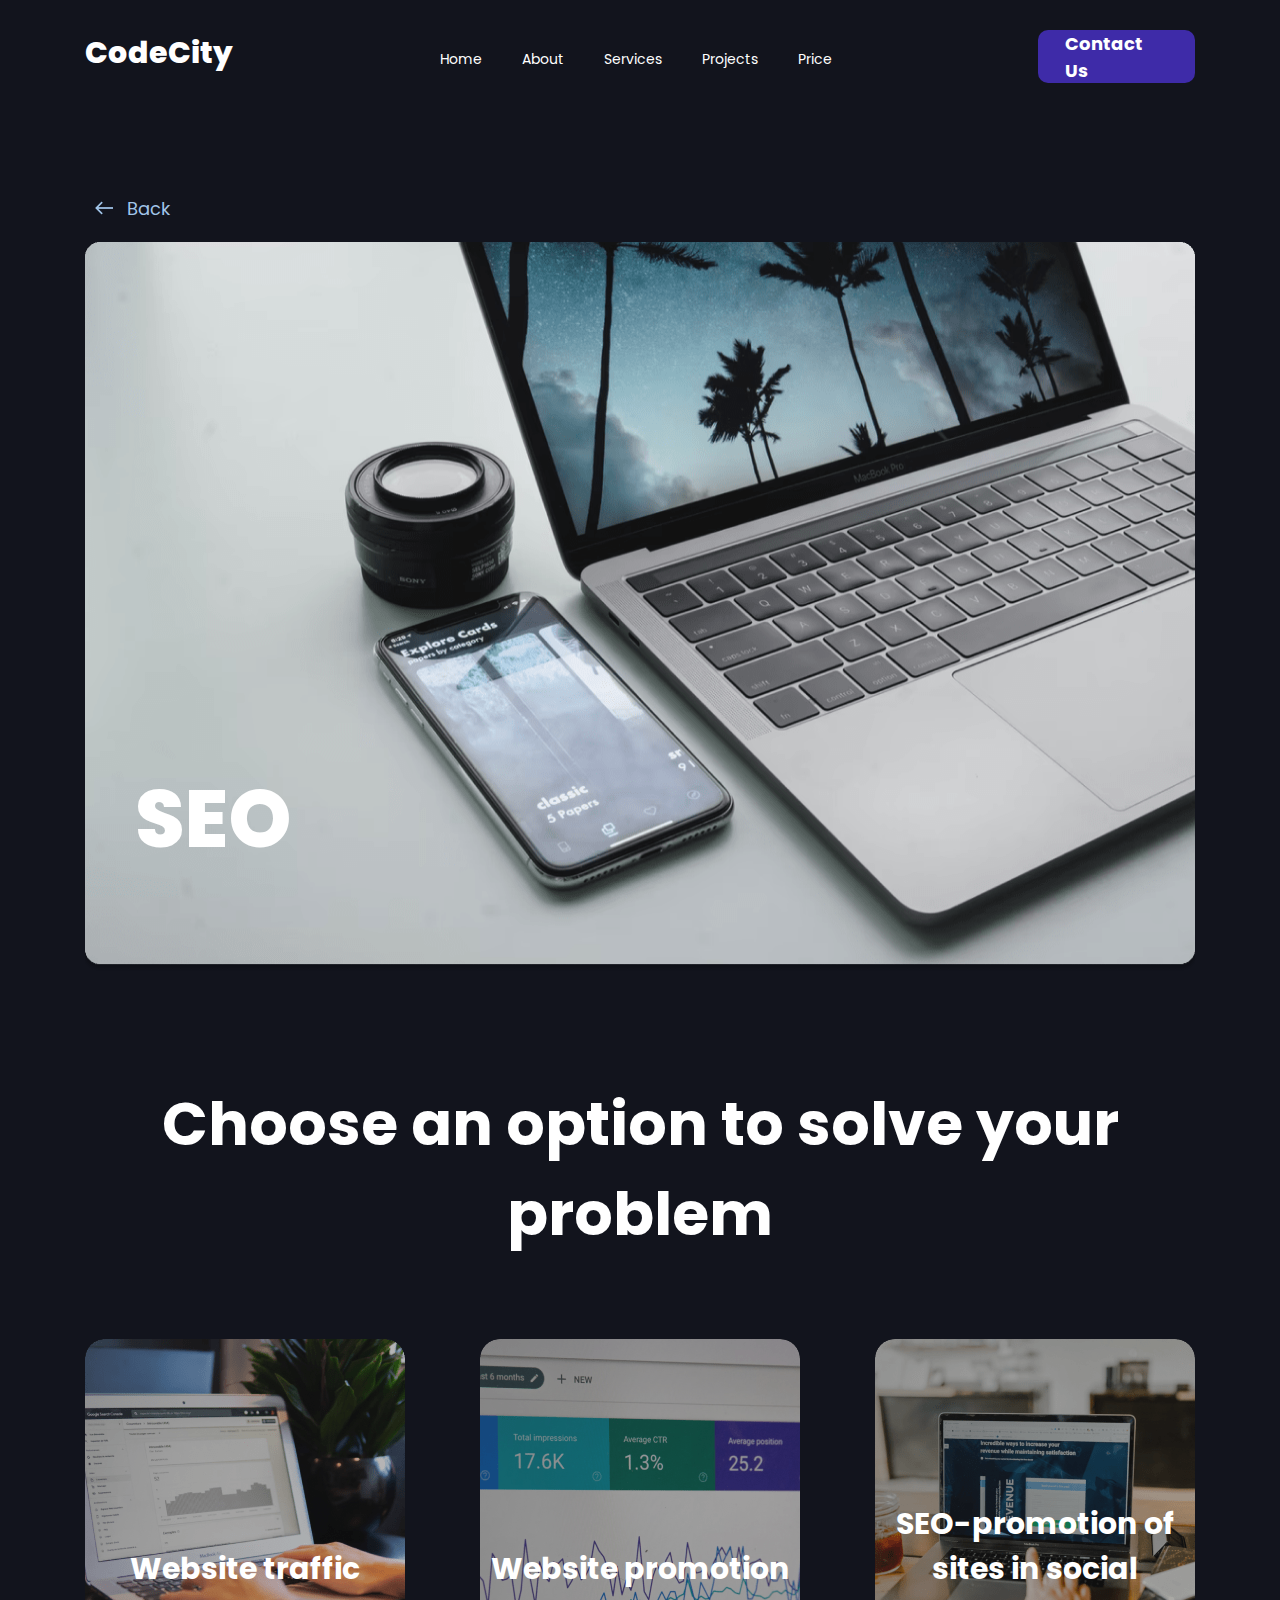
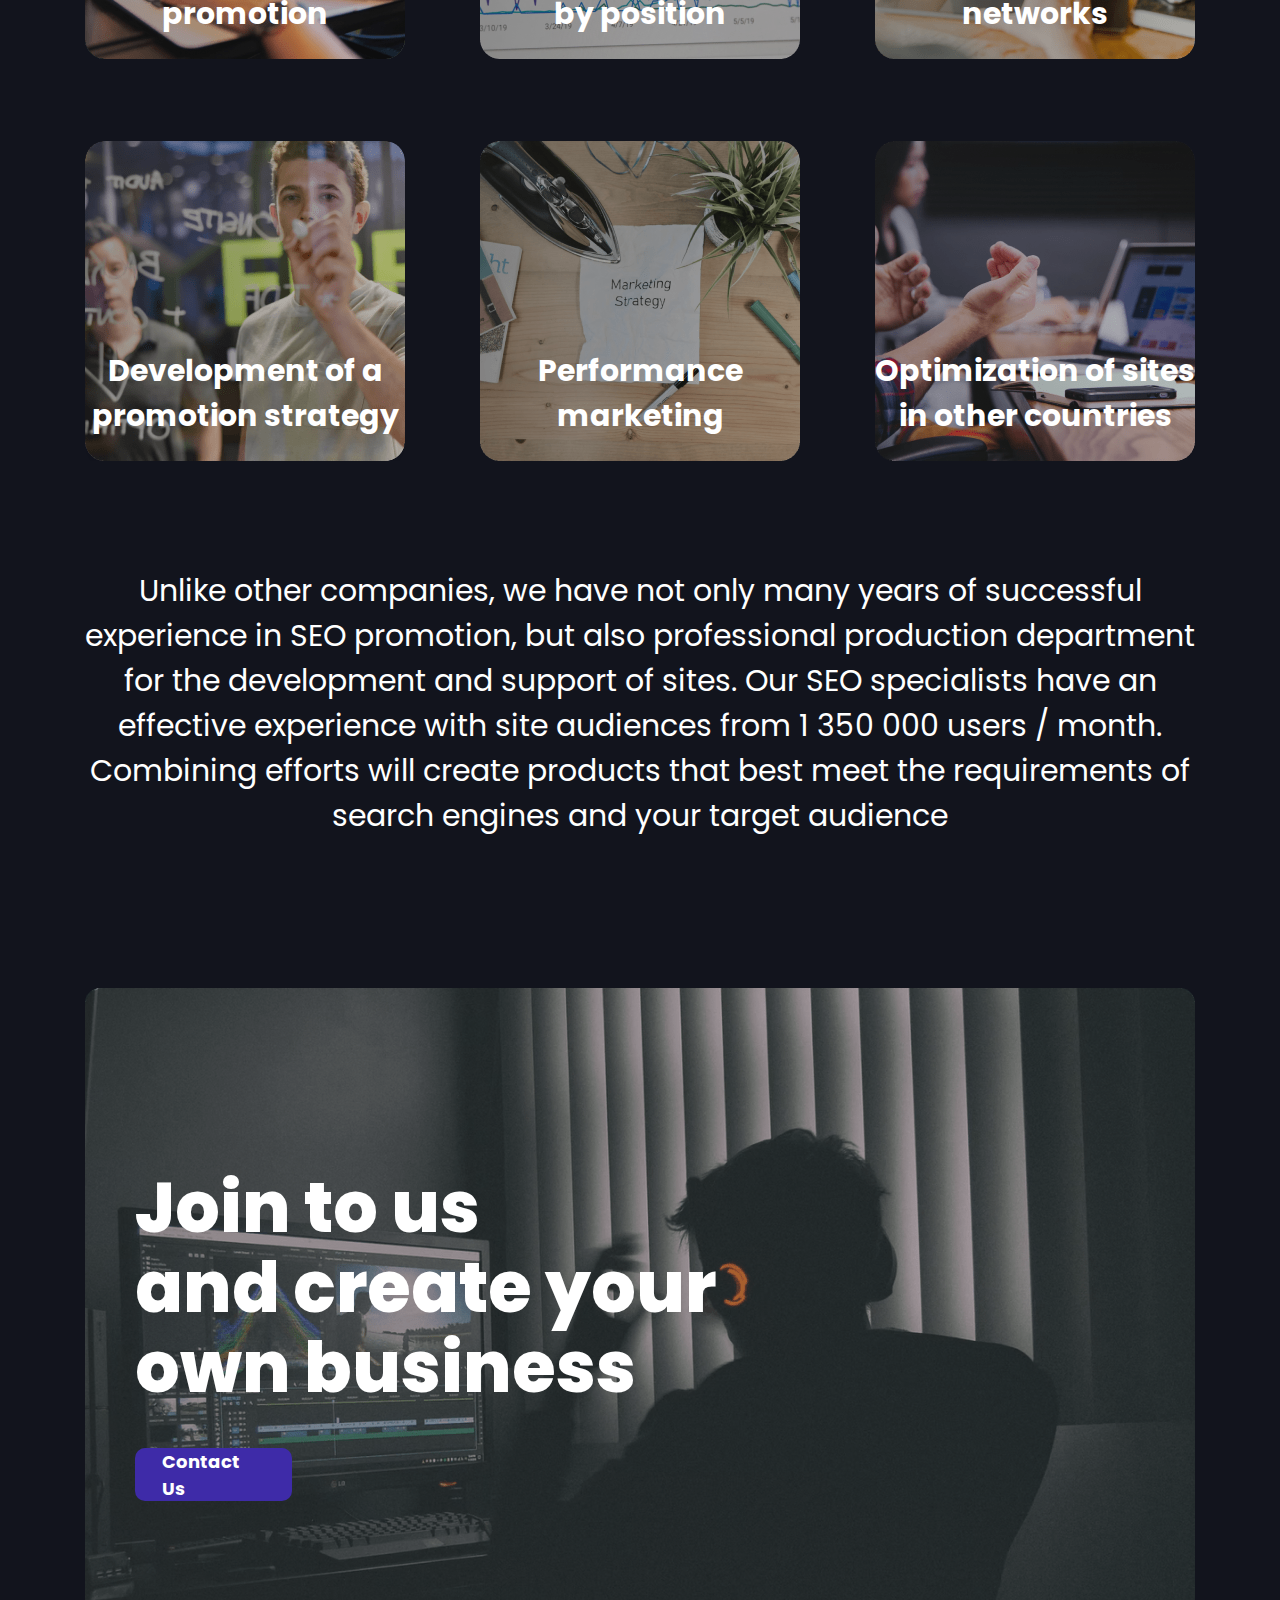
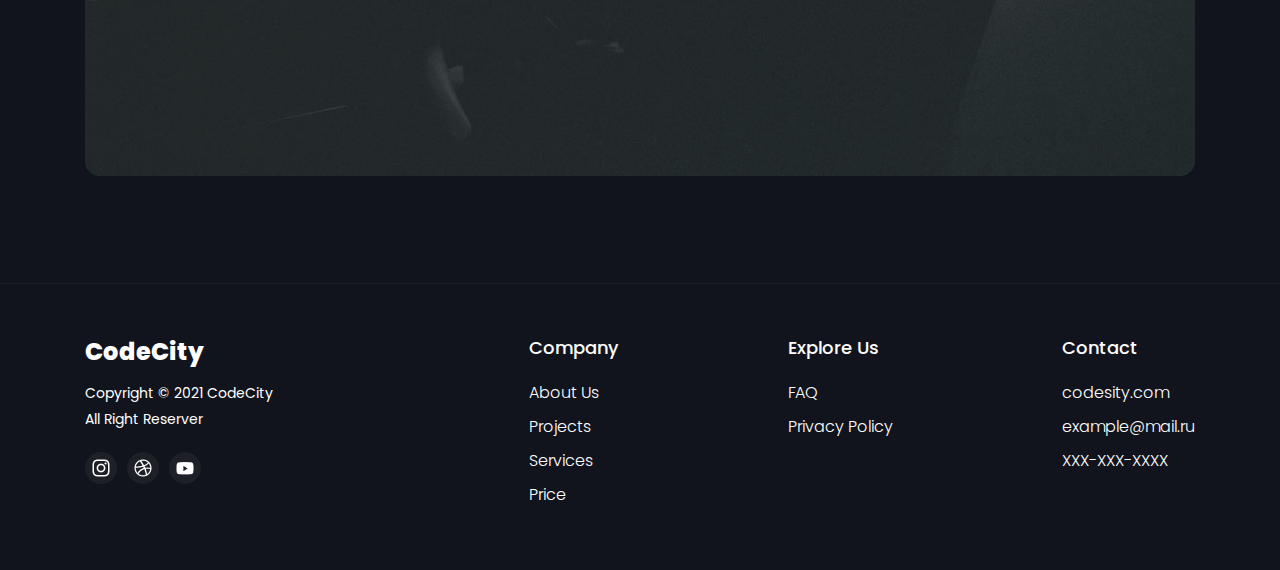
<file: services__seo.html>
<!DOCTYPE html>
<html lang="en">
<head>
    <meta charset="UTF-8">
    <link rel="stylesheet" href="assets/css/style.min.css">
    
    <!-- Useful meta tags -->
    <meta http-equiv="x-ua-compatible" content="ie=edge">
    <meta name="viewport" content="width=device-width, initial-scale=1, shrink-to-fit=no">
    <meta name="robots" content="index, follow">
    <meta name="google" content="notranslate">
    <meta name="format-detection" content="telephone=no">
    <meta name="description" content="">
    
    <title>SEO</title>
    
    <!-- Fonts -->
    <link rel="preconnect" href="https://fonts.googleapis.com">
    <link rel="preconnect" href="https://fonts.gstatic.com" crossorigin>
    <link rel="preconnect" href="https://fonts.googleapis.com">
    <link rel="preconnect" href="https://fonts.gstatic.com" crossorigin>
    <link href="https://fonts.googleapis.com/css2?family=Poppins:ital,wght@0,100;0,200;0,300;0,400;0,500;0,600;0,700;0,800;0,900;1,100;1,200;1,300;1,400;1,500;1,600;1,700;1,800;1,900&display=swap" rel="stylesheet"></head>
<body>
    <div class="wrapper">
        
        <!--HEADER-->
        
        <header class="header">
            <div class="container">
                <div class="header-info">
                    <div>
                        <p class="header-title">CodeCity</p>
                    </div>
        
                    <div>
                        <ul class="header-nav">
                            <li class="header-nav-link">
                                <a class="header-nav-text" href="index.html">Home</a>
                            </li>
        
                            <li class="header-nav-link">
                                <a class="header-nav-text" href="about.html">About</a>
                            </li>
        
                            <li class="header-nav-link">
                                <a class="header-nav-text" href="services.html">Services</a>
                            </li>
        
                            <li class="header-nav-link">
                                <a class="header-nav-text" href="projects.html">Projects</a>
                            </li>
        
                            <li class="header-nav-link">
                                <a class="header-nav-text" href="price.html">Price</a>
                            </li>
                        </ul>
                    </div>
        
                    <div class="btn__contact">
                        <a class="contact__text" href="#">Contact Us</a>
                    </div>
        
                    <div class="header-burger">
                        <span></span>
                    </div>
                </div>
        
                <div class="header-mobile">
                    <ul class="header-mobile-nav">
                        <li class="header-mobile-nav-link">
                            <a class="header-mobile-nav-text" href="index.html">Home</a>
                        </li>
        
                        <li class="header-mobile-nav-link">
                            <a class="header-mobile-nav-text" href="about.html">About</a>
                        </li>
        
                        <li class="header-mobile-nav-link">
                            <a class="header-mobile-nav-text" href="services.html">Services</a>
                        </li>
        
                        <li class="header-mobile-nav-link">
                            <a class="header-mobile-nav-text" href="projects.html">Projects</a>
                        </li>
        
                        <li class="header-mobile-nav-link">
                            <a class="header-mobile-nav-text" href="price.html">Price</a>
                        </li>
                    </ul>
        
                    <div class="btn__contact-mobile">
                        <a class="contact__text" href="modal-mobile.html">Contact Us</a>
                    </div>
                </div>
            </div>
        </header>

        
        <!--SERVICES__SEO-->
        
        <div class="services__page-content">
            <div class="container">
                <div class="services__page-header">
                    <div class="services__page-link">
                        <img class="services__page-link-vector" src="assets/images/vector.png" alt="">
                        
                        <a href="services.html" class="services__page-link-text">Back</a>
                    </div>
        
                    <img class="services__page-header-img" src="assets/images/services__page__seo/seo__header.png" alt="">
        
                    <p class="services__page-header-title">SEO</p>
                </div>
        
                <div class="services__page-main">
                    <p class="services__page-main-title">Choose an option to solve your problem</p>
        
                    <div class="services__page-main-info">
                        <div class="services__page-main-block services__page-main-block--mb75">
                            <img class="services__page-main-block-img" src="assets/images/services__page__seo/seo_1.png" alt="">
        
                            <p class="services__page-main-block-text">Website traffic promotion</p>
                        </div>
        
                        <div class="services__page-main-block services__page-main-block--mb75">
                            <img class="services__page-main-block-img" src="assets/images/services__page__seo/seo_2.png" alt="">
        
                            <p class="services__page-main-block-text">Website promotion by position</p>
                        </div>
        
                        <div class="services__page-main-block services__page-main-block--mb75">
                            <img class="services__page-main-block-img" src="assets/images/services__page__seo/seo_3.png" alt="">
        
                            <p class="services__page-main-block-text">SEO-promotion of sites in social networks</p>
                        </div>
        
                        <div class="services__page-main-block">
                            <img class="services__page-main-block-img" src="assets/images/services__page__seo/seo_4.png" alt="">
        
                            <p class="services__page-main-block-text">Development of a promotion strategy</p>
                        </div>
        
                        <div class="services__page-main-block">
                            <img class="services__page-main-block-img" src="assets/images/services__page__seo/seo_5.png" alt="">
        
                            <p class="services__page-main-block-text">Performance marketing</p>
                        </div>
        
                        <div class="services__page-main-block">
                            <img class="services__page-main-block-img" src="assets/images/services__page__seo/seo_6.png" alt="">
        
                            <p class="services__page-main-block-text">Optimization of sites in other countries</p>
                        </div>
                    </div>
        
                    <p class="services__seo-experience">Unlike other companies, we have not only many years of successful experience in SEO promotion, but also
                        professional production department for the development and support of sites. Our SEO specialists have an effective
                        experience with site audiences from 1 350 000 users / month. Combining efforts will create
                        products that best meet the requirements of search engines and your target audience
                    </p>
                </div>
        
                <div class="services__page-footer">
                    <img class="services__page-footer-img" src="assets/images/services__pages__footer.png" alt="">
        
                    <div class="services__page-footer-info">
                        <p class="services__page-footer-text">Join to us<br> and create your<br> own business</p>
        
                        <div class="btn__contact">
                            <a class="contact__text" href="#">Contact Us</a>
                        </div>
                    </div>
                </div>
            </div>
        </div>
    </div>

    
    <!--FOOTER-->
    
    <footer class="footer">
        <div class="container">
            <div class="footer-info">
                <div class="footer-agency">
                    <p class="footer-logo">CodeCity</p>
    
                    <p class="footer-copyright">Copyright © 2021 CodeCity<br> All Right Reserver</p>
    
                    <div class="footer-icons">
                        <div class="footer-icons-bg">
                            <a target="_blank" href="https://www.instagram.com"><img class="footer-icons-inst" src="assets/images/footer/footer__inst.png" alt=""></a>
                        </div>
    
                        <div class="footer-icons-bg">
                            <a target="_blank" href="https://dribbble.com"><img class="footer-icons-path" src="assets/images/footer/footer__path.png" alt=""></a>
                        </div>
    
                        <div class="footer-icons-bg">
                            <a target="_blank" href="https://www.youtube.com"><img class="footer-icons-youtube" src="assets/images/footer/footer__youtube.png" alt=""></a>
                        </div>
                    </div>
                </div>
    
                <div class="footer-list">
                    <div class="footer-company">
                        <p class="footer-title">Company</p>
    
                        <a href="about.html" class="footer-links">
                            <p class="footer-text">About Us</p>
                        </a>
    
                        <a href="projects.html" class="footer-links">
                            <p class="footer-text">Projects</p>
                        </a>
    
                        <a href="services.html" class="footer-links">
                            <p class="footer-text">Services</p>
                        </a>
    
                        <a href="price.html" class="footer-links">
                            <p class="footer-text">Price</p>
                        </a>
                    </div>
    
                    <div class="footer-explore">
                        <p class="footer-title">Explore Us</p>
    
                        <a href="#" class="footer-links">
                            <p class="footer-text">FAQ</p>
                        </a>
    
                        <a href="#" class="footer-links">
                            <p class="footer-text">Privacy Policy</p>
                        </a>
                    </div>
    
                    <div class="footer-contact">
                        <p class="footer-title">Contact</p>
    
                        <p class="footer-text">codesity.com</p>
    
                        <p class="footer-text">example@mail.ru</p>
    
                        <p class="footer-text">XXX-XXX-XXXX</p>
                    </div>
                </div>
            </div>
        </div>
    </footer>  

    
    <!--MODAL-CONTACT-->
    
    <div class="modal-contact">
        <div class="modal-contact-content">
            <form class="form" action="/" method="post">
                <div class="form-item">
                    <input class="form-item-input" placeholder="Your name" type="text">
    
                    <span class="form-item-line"></span>
                </div>
    
                <div class="form-item">
                    <input class="form-item-input" placeholder="Your phone" type="tel">
    
                    <span class="form-item-line"></span>
                </div>
    
                <div class="form-item">
                    <input class="form-item-input" placeholder="Your e-mail" type="email">
    
                    <span class="form-item-line"></span>
                </div>
    
                <div class="form-item">
                    <textarea class="form-item-input form-item-input--textarea" placeholder="Text message" name="text"></textarea>
                </div>
    
                <div class="form-send">
                    <button class="btn__contact btn__contact--small">
                        <p class="contact__text contact__text--small">Send</p>
                    </button>
    
                    <label class="form-send-check"><input type="checkbox" name="checkbox" value="value" required class="form-send-check-input"></label>
    
                    <p class="form-send-text">Processing of personal data</p>
                </div>
            </form>
    
            <ul class="modal-contact-footer">
                <li>
                    e-mail: <a href="mailto:example@mail.ru">example@mail.ru</a>
                </li>
    
                <li>
                    mobile: <a href="tel:+9999999999">XXX-XXX-XX-XX</a>
                </li>
            </ul>
    
            <button class="modal-contact-close" type="button">
                <img src="assets/images/close.svg" alt="">
            </button>
        </div>
    </div>
    <script src="assets/js/app.js"></script>
</body>
</html>
</file>
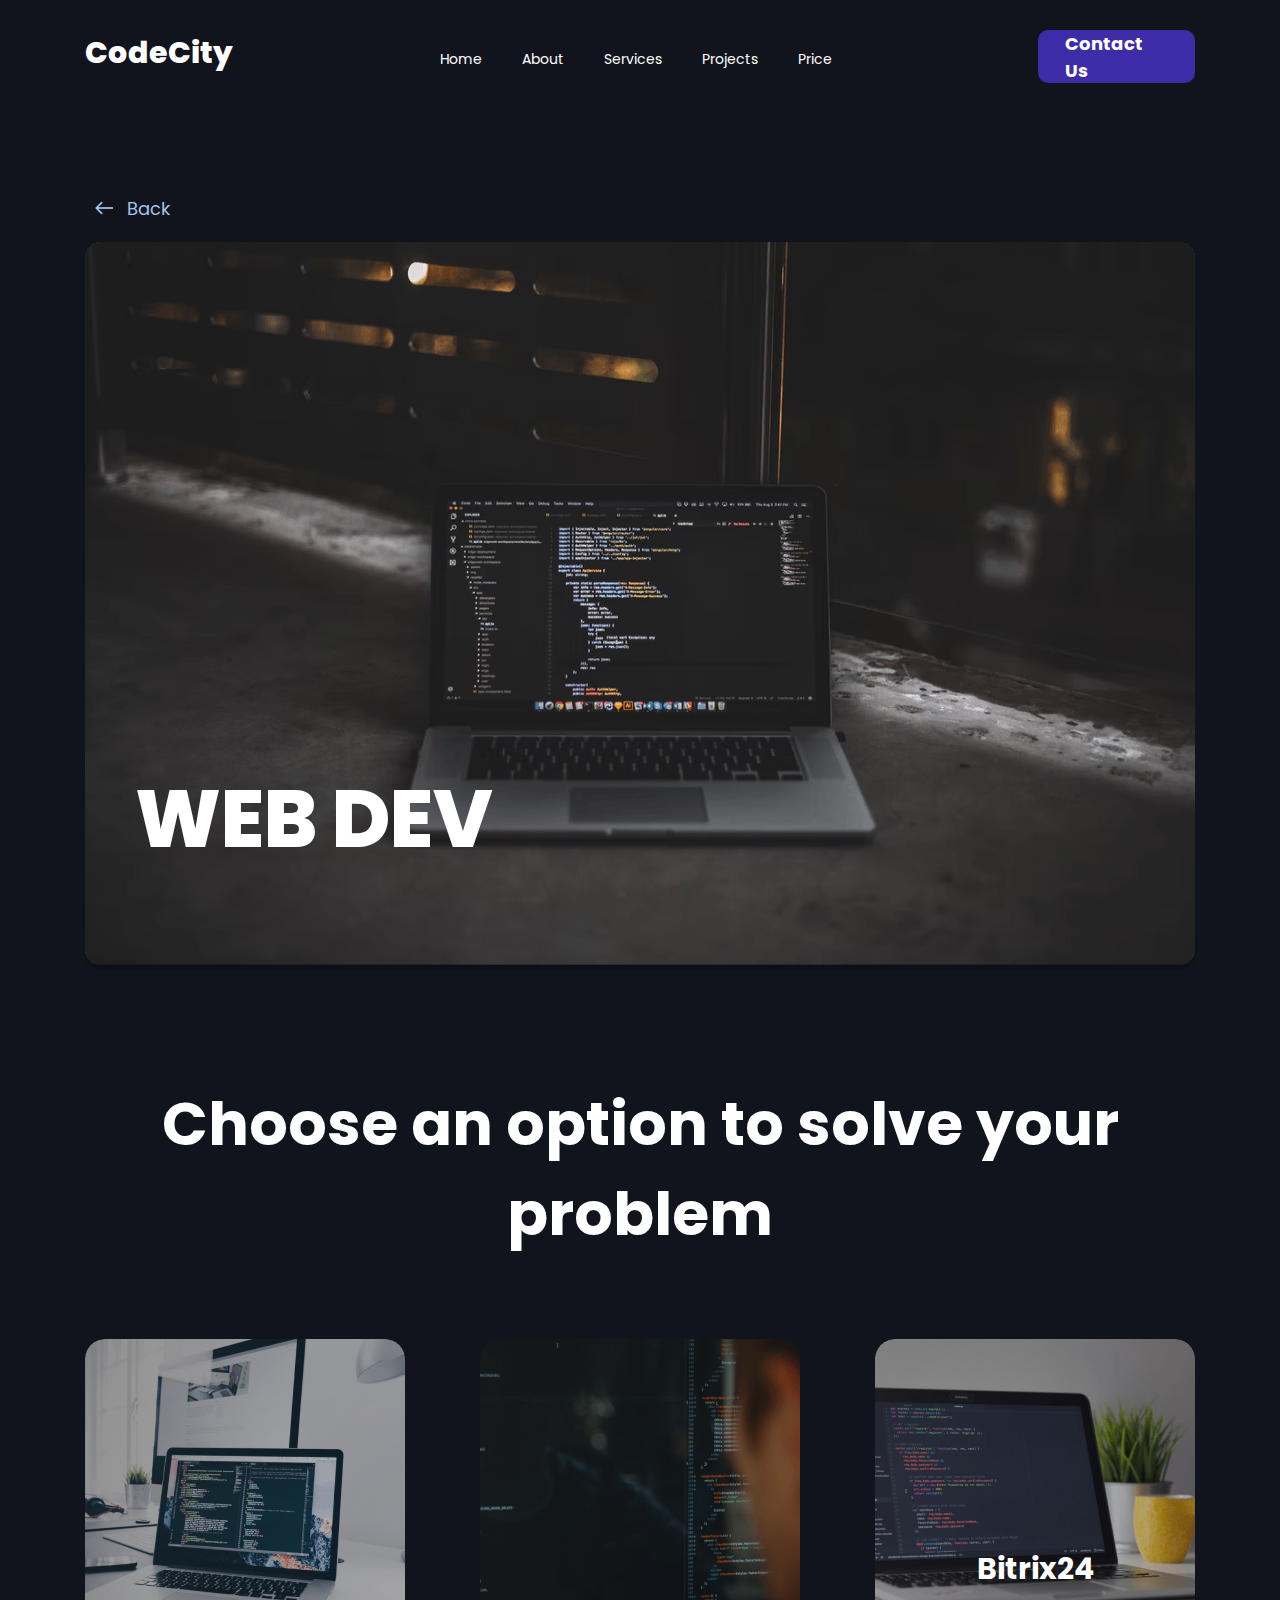
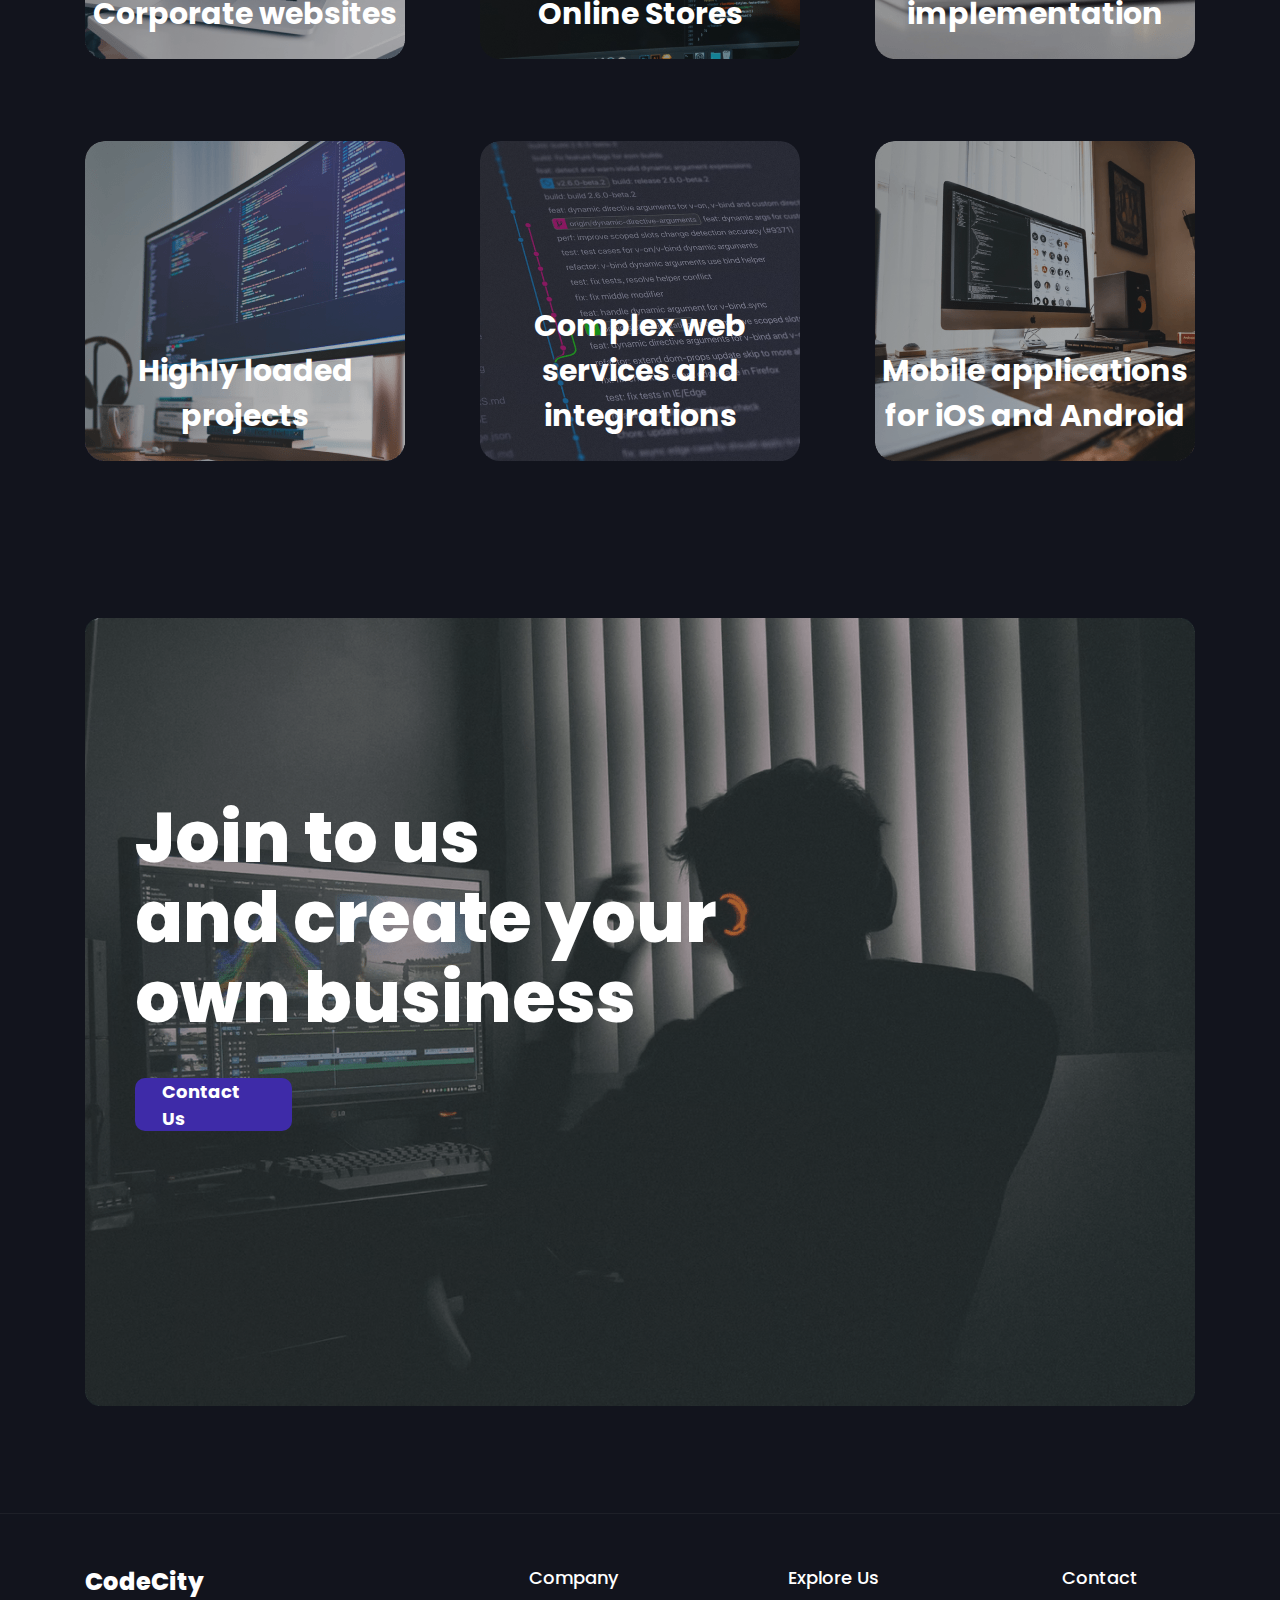
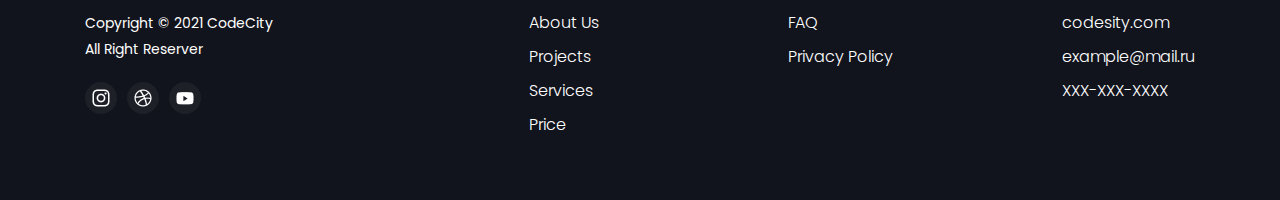
<file: services__web-dev.html>
<!DOCTYPE html>
<html lang="en">
<head>
    <meta charset="UTF-8">
    <link rel="stylesheet" href="assets/css/style.min.css">
    
    <!-- Useful meta tags -->
    <meta http-equiv="x-ua-compatible" content="ie=edge">
    <meta name="viewport" content="width=device-width, initial-scale=1, shrink-to-fit=no">
    <meta name="robots" content="index, follow">
    <meta name="google" content="notranslate">
    <meta name="format-detection" content="telephone=no">
    <meta name="description" content="">
    
    <title>Web Dev</title>
    
    <!-- Fonts -->
    <link rel="preconnect" href="https://fonts.googleapis.com">
    <link rel="preconnect" href="https://fonts.gstatic.com" crossorigin>
    <link rel="preconnect" href="https://fonts.googleapis.com">
    <link rel="preconnect" href="https://fonts.gstatic.com" crossorigin>
    <link href="https://fonts.googleapis.com/css2?family=Poppins:ital,wght@0,100;0,200;0,300;0,400;0,500;0,600;0,700;0,800;0,900;1,100;1,200;1,300;1,400;1,500;1,600;1,700;1,800;1,900&display=swap" rel="stylesheet"></head>
<body>
    <div class="wrapper">
        
        <!--HEADER-->
        
        <header class="header">
            <div class="container">
                <div class="header-info">
                    <div>
                        <p class="header-title">CodeCity</p>
                    </div>
        
                    <div>
                        <ul class="header-nav">
                            <li class="header-nav-link">
                                <a class="header-nav-text" href="index.html">Home</a>
                            </li>
        
                            <li class="header-nav-link">
                                <a class="header-nav-text" href="about.html">About</a>
                            </li>
        
                            <li class="header-nav-link">
                                <a class="header-nav-text" href="services.html">Services</a>
                            </li>
        
                            <li class="header-nav-link">
                                <a class="header-nav-text" href="projects.html">Projects</a>
                            </li>
        
                            <li class="header-nav-link">
                                <a class="header-nav-text" href="price.html">Price</a>
                            </li>
                        </ul>
                    </div>
        
                    <div class="btn__contact">
                        <a class="contact__text" href="#">Contact Us</a>
                    </div>
        
                    <div class="header-burger">
                        <span></span>
                    </div>
                </div>
        
                <div class="header-mobile">
                    <ul class="header-mobile-nav">
                        <li class="header-mobile-nav-link">
                            <a class="header-mobile-nav-text" href="index.html">Home</a>
                        </li>
        
                        <li class="header-mobile-nav-link">
                            <a class="header-mobile-nav-text" href="about.html">About</a>
                        </li>
        
                        <li class="header-mobile-nav-link">
                            <a class="header-mobile-nav-text" href="services.html">Services</a>
                        </li>
        
                        <li class="header-mobile-nav-link">
                            <a class="header-mobile-nav-text" href="projects.html">Projects</a>
                        </li>
        
                        <li class="header-mobile-nav-link">
                            <a class="header-mobile-nav-text" href="price.html">Price</a>
                        </li>
                    </ul>
        
                    <div class="btn__contact-mobile">
                        <a class="contact__text" href="modal-mobile.html">Contact Us</a>
                    </div>
                </div>
            </div>
        </header>

        
        <!--SERVICES__WEB-DEV-->
        
        <div class="services__page-content">
            <div class="container">    
                <div class="services__page-header">
                    <div class="services__page-link">
                        <img class="services__page-link-vector" src="assets/images/vector.png" alt="">
                        
                        <a href="services.html" class="services__page-link-text">Back</a>
                    </div>
        
                    <img class="services__page-header-img" src="assets/images/services__page__web-dev/web-dev__header.png" alt="">
        
                    <p class="services__page-header-title">WEB DEV</p>
                </div>
        
                <div class="services__page-main">
                    <p class="services__page-main-title">Choose an option to solve your problem</p>
        
                    <div class="services__page-main-info">
                        <div class="services__page-main-block services__page-main-block--mb75">
                            <img class="services__page-main-block-img" src="assets/images/services__page__web-dev/web-dev_1.png" alt="">
        
                            <p class="services__page-main-block-text">Corporate websites</p>
                        </div>
        
                        <div class="services__page-main-block services__page-main-block--mb75">
                            <img class="services__page-main-block-img" src="assets/images/services__page__web-dev/web-dev_2.png" alt="">
        
                            <p class="services__page-main-block-text">Online Stores</p>
                        </div>
        
                        <div class="services__page-main-block services__page-main-block--mb75">
                            <img class="services__page-main-block-img" src="assets/images/services__page__web-dev/web-dev_3.png" alt="">
        
                            <p class="services__page-main-block-text">Bitrix24 implementation</p>
                        </div>
        
                        <div class="services__page-main-block services__page-main-block--mb75-adaptiv">
                            <img class="services__page-main-block-img" src="assets/images/services__page__web-dev/web-dev_4.png" alt="">
        
                            <p class="services__page-main-block-text">Highly loaded projects</p>
                        </div>
        
                        <div class="services__page-main-block">
                            <img class="services__page-main-block-img" src="assets/images/services__page__web-dev/web-dev_5.png" alt="">
        
                            <p class="services__page-main-block-text">Complex web services and integrations</p>
                        </div>
        
                        <div class="services__page-main-block">
                            <img class="services__page-main-block-img" src="assets/images/services__page__web-dev/web-dev_6.png" alt="">
        
                            <p class="services__page-main-block-text">Mobile applications for iOS and Android</p>
                        </div>
                    </div>
                </div>
        
                <div class="services__page-footer">
                    <img class="services__page-footer-img" src="assets/images/services__pages__footer.png" alt="">
        
                    <div class="services__page-footer-info">
                        <p class="services__page-footer-text">Join to us<br> and create your<br> own business</p>
        
                        <div class="btn__contact">
                            <a class="contact__text" href="#">Contact Us</a>
                        </div>
                    </div>
                </div>
            </div>
        </div>
        
    </div>

    
    <!--FOOTER-->
    
    <footer class="footer">
        <div class="container">
            <div class="footer-info">
                <div class="footer-agency">
                    <p class="footer-logo">CodeCity</p>
    
                    <p class="footer-copyright">Copyright © 2021 CodeCity<br> All Right Reserver</p>
    
                    <div class="footer-icons">
                        <div class="footer-icons-bg">
                            <a target="_blank" href="https://www.instagram.com"><img class="footer-icons-inst" src="assets/images/footer/footer__inst.png" alt=""></a>
                        </div>
    
                        <div class="footer-icons-bg">
                            <a target="_blank" href="https://dribbble.com"><img class="footer-icons-path" src="assets/images/footer/footer__path.png" alt=""></a>
                        </div>
    
                        <div class="footer-icons-bg">
                            <a target="_blank" href="https://www.youtube.com"><img class="footer-icons-youtube" src="assets/images/footer/footer__youtube.png" alt=""></a>
                        </div>
                    </div>
                </div>
    
                <div class="footer-list">
                    <div class="footer-company">
                        <p class="footer-title">Company</p>
    
                        <a href="about.html" class="footer-links">
                            <p class="footer-text">About Us</p>
                        </a>
    
                        <a href="projects.html" class="footer-links">
                            <p class="footer-text">Projects</p>
                        </a>
    
                        <a href="services.html" class="footer-links">
                            <p class="footer-text">Services</p>
                        </a>
    
                        <a href="price.html" class="footer-links">
                            <p class="footer-text">Price</p>
                        </a>
                    </div>
    
                    <div class="footer-explore">
                        <p class="footer-title">Explore Us</p>
    
                        <a href="#" class="footer-links">
                            <p class="footer-text">FAQ</p>
                        </a>
    
                        <a href="#" class="footer-links">
                            <p class="footer-text">Privacy Policy</p>
                        </a>
                    </div>
    
                    <div class="footer-contact">
                        <p class="footer-title">Contact</p>
    
                        <p class="footer-text">codesity.com</p>
    
                        <p class="footer-text">example@mail.ru</p>
    
                        <p class="footer-text">XXX-XXX-XXXX</p>
                    </div>
                </div>
            </div>
        </div>
    </footer>  

    
    <!--MODAL-CONTACT-->
    
    <div class="modal-contact">
        <div class="modal-contact-content">
            <form class="form" action="/" method="post">
                <div class="form-item">
                    <input class="form-item-input" placeholder="Your name" type="text">
    
                    <span class="form-item-line"></span>
                </div>
    
                <div class="form-item">
                    <input class="form-item-input" placeholder="Your phone" type="tel">
    
                    <span class="form-item-line"></span>
                </div>
    
                <div class="form-item">
                    <input class="form-item-input" placeholder="Your e-mail" type="email">
    
                    <span class="form-item-line"></span>
                </div>
    
                <div class="form-item">
                    <textarea class="form-item-input form-item-input--textarea" placeholder="Text message" name="text"></textarea>
                </div>
    
                <div class="form-send">
                    <button class="btn__contact btn__contact--small">
                        <p class="contact__text contact__text--small">Send</p>
                    </button>
    
                    <label class="form-send-check"><input type="checkbox" name="checkbox" value="value" required class="form-send-check-input"></label>
    
                    <p class="form-send-text">Processing of personal data</p>
                </div>
            </form>
    
            <ul class="modal-contact-footer">
                <li>
                    e-mail: <a href="mailto:example@mail.ru">example@mail.ru</a>
                </li>
    
                <li>
                    mobile: <a href="tel:+9999999999">XXX-XXX-XX-XX</a>
                </li>
            </ul>
    
            <button class="modal-contact-close" type="button">
                <img src="assets/images/close.svg" alt="">
            </button>
        </div>
    </div>
    <script src="assets/js/app.js"></script>
</body>
</html>
</file>
<file: assets/css/style.min.css>
*,
*:before,
*:after {
  box-sizing: border-box;
}

h1, h2, h3, h4, h5, h6 {
  margin: 0;
}

p {
  margin: 0;
}

html {
  font-size: 10px;
}

body {
  background-color: #12141D;
  color: #fff;
  font-family: "Poppins", sans-serif;
  font-size: 1.6rem;
  margin: 0;
}
body.no-scroll {
  overflow: hidden;
}

.wrapper {
  min-height: calc(100vh - 28.7rem);
}

/* ---SAMPLES--- */
.home__page-about-block-logo {
  width: 7rem;
  height: 7rem;
  background: #1E2028;
  border-radius: 50%;
  text-align: center;
  padding-top: 1.4rem;
}

.home__page-specialization-block {
  width: 35rem;
  height: 35rem;
  background: #1E2028;
  border-radius: 1rem;
}

/* ---CONTAINER--- */
.container {
  width: 100%;
  height: 100%;
  max-width: 114rem;
  margin: 0 auto;
  padding: 3rem 1.5rem;
}

@media (max-width: 1140px) {
  .container {
    max-width: 970px;
  }
}
@media (max-width: 992px) {
  .container {
    max-width: 750px;
  }
}
@media (max-width: 767px) {
  .container {
    max-width: none;
  }
}
/* ---HEADER--- */
.header {
  width: 100%;
  margin-bottom: 3rem;
}

.header-info {
  display: flex;
  justify-content: space-between;
}

.header-title {
  font-weight: 800;
  font-size: 3rem;
  line-height: 4.5rem;
  position: relative;
  z-index: 1100;
}

.header-nav {
  display: flex;
  list-style: none;
  padding: 0rem;
}

.header-nav-text {
  text-decoration: none;
  font-weight: 400;
  font-size: 1.4rem;
  line-height: 2.1rem;
  color: #fff;
  position: relative;
}
.header-nav-text:after {
  width: 0%;
  height: 0.2rem;
  color: transparent;
  background: #fff;
  content: ".";
  position: absolute;
  bottom: 0;
  left: 0;
  right: 0;
  margin: -0.3rem auto;
  transition: all 0.5s;
  pointer-events: none;
}
.header-nav-text:hover:after {
  width: 100%;
}

.header-nav-link {
  margin-left: 4rem;
}
.header-nav-link:first-child {
  margin-left: 0rem;
}

.header-burger {
  display: none;
}

.header-mobile {
  display: none;
}

@media (max-width: 992px) {
  .header-nav {
    display: none;
  }

  .header-info .btn__contact {
    display: none;
  }

  .header-title {
    font-size: 3rem;
  }

  .header-mobile {
    display: block;
    position: fixed;
    left: -100%;
    top: 0;
    z-index: 1000;
    width: 100%;
    height: 100%;
    background-color: rgba(0, 0, 0, 0.96);
    padding: 15rem 5rem 3rem;
    transition: left 0.4s ease 0s;
    overflow: auto;
  }
  .header-mobile:before {
    content: "";
    position: fixed;
    width: 100%;
    height: 10rem;
    background-color: #12141D;
    top: 0;
    left: -100%;
    z-index: 1000;
    transition: left 0.4s ease 0s;
  }
  .header-mobile .header-mobile-nav {
    list-style: none;
    margin: 0;
    padding: 0;
  }
  .header-mobile .header-mobile-nav-link {
    margin-bottom: 5rem;
  }
  .header-mobile .header-mobile-nav-text {
    text-decoration: none;
    font-weight: 800;
    font-size: 2.5rem;
    line-height: 2.1rem;
    color: #fff;
  }
  .header-mobile .btn__contact, .header-mobile .btn__contact-mobile {
    margin: 0 auto;
  }
  .header-mobile._active {
    left: 0;
  }
  .header-mobile._active:before {
    left: 0;
  }

  .header-burger {
    z-index: 1001;
    display: block;
    position: relative;
    width: 3rem;
    height: 1.8rem;
    cursor: pointer;
    margin: auto 0;
  }
  .header-burger:before, .header-burger:after,
.header-burger span {
    left: 0;
    position: absolute;
    height: 10%;
    width: 100%;
    transition: all 0.3s ease 0s;
    background-color: #fff;
  }
  .header-burger:before, .header-burger:after {
    content: "";
  }
  .header-burger:before {
    top: 0;
  }
  .header-burger:after {
    bottom: 0;
  }
  .header-burger span {
    top: 50%;
    transform: scale(1) translate(0px, -50%);
  }
  .header-burger._active span {
    transform: scale(0) translate(0px, -50%);
  }
  .header-burger._active:before {
    top: 50%;
    transform: rotate(-45deg) translate(0px, -50%);
  }
  .header-burger._active:after {
    top: 50%;
    transform: rotate(45deg) translate(0px, 50%);
  }
}
@media (max-width: 767px) {
  .header-title {
    font-size: 2.5rem;
  }
}
.btn__contact {
  display: flex;
  align-items: center;
  width: 15.7rem;
  height: 5.3rem;
  background: #3e2ba8;
  border-radius: 1rem;
  cursor: pointer;
  transition: background 0.2s linear;
}
.btn__contact:hover {
  background: #2a1794;
  color: #f3f1f1;
}
.btn__contact--small {
  width: 9rem;
  height: 3rem;
  border: none;
}

.contact__text {
  width: 100%;
  padding: 1.3rem 2.7rem;
  font-weight: 700;
  font-size: 1.8rem;
  line-height: 2.7rem;
  text-transform: capitalize;
  color: #fff;
  text-decoration: none;
}
.contact__text--small {
  font-weight: 400;
  font-size: 1.6rem;
  line-height: 1.4rem;
  text-align: center;
  padding: 0.8rem 1.5rem;
}

.btn__contact-mobile {
  display: flex;
  align-items: center;
  width: 15.7rem;
  height: 5.3rem;
  background: #3e2ba8;
  border-radius: 1rem;
  cursor: pointer;
  transition: background 0.2s linear;
}
.btn__contact-mobile:hover {
  background: #2a1794;
  color: #f3f1f1;
}

/* ---FOOTER--- */
.footer {
  width: 100%;
  height: 28.7rem;
  border-top: 0.1rem solid #1E2028;
  margin-top: 5rem;
}

.footer-info {
  display: flex;
  margin-top: 2rem;
}

.footer-icons {
  display: flex;
}

.footer-agency {
  width: 40%;
}

.footer-logo {
  font-weight: 800;
  font-size: 2.4rem;
  line-height: 3.6rem;
  margin-bottom: 1rem;
}

.footer-copyright {
  font-weight: 400;
  font-size: 1.4rem;
  line-height: 2.6rem;
  margin-bottom: 2rem;
}

.footer-icons-bg {
  width: 3.2rem;
  height: 3.2rem;
  background: #1E2028;
  border-radius: 50%;
  margin-right: 1rem;
}

.footer-icons-inst {
  padding: 0.7rem;
}

.footer-icons-path {
  padding: 0.7rem;
}

.footer-icons-youtube {
  padding: 1rem 0.7rem;
}

.footer-links {
  color: #fff;
  text-decoration: none;
}
.footer-links:hover {
  text-decoration: underline;
}

.footer-title {
  margin-bottom: 2rem;
  font-weight: 500;
  font-size: 1.8rem;
  line-height: 2.7rem;
}

.footer-text {
  font-weight: 300;
  font-size: 1.6rem;
  line-height: 2.4rem;
  margin-bottom: 1rem;
}

.footer-list {
  width: 60%;
  display: flex;
  justify-content: space-between;
}

@media (max-width: 992px) {
  .footer {
    display: none;
  }
}
/* ---HOME__PAGE-HERO--- */
.home__page-hero {
  width: 100%;
  margin-bottom: 12rem;
}

.home__page-hero-info {
  border-radius: 2rem;
  position: relative;
}

.home__page-hero-img {
  width: 100%;
}

.home__page-hero-text {
  display: block;
  position: absolute;
  bottom: 9rem;
  right: 0;
}

.home__page-hero-title {
  font-weight: 800;
  font-size: 6.1rem;
  line-height: 9.2rem;
  margin-bottom: 1rem;
}

.home__page-hero-subtitle {
  font-weight: 400;
  font-size: 2rem;
  line-height: 3.8rem;
  margin-bottom: 3rem;
}

@media (max-width: 1140px) {
  .home__page-hero-text {
    display: block;
    position: absolute;
    bottom: 6rem;
  }

  .home__page-hero-title {
    font-weight: 800;
    font-size: 6rem;
    line-height: 8rem;
  }

  .home__page-hero-subtitle {
    font-weight: 400;
    font-size: 2rem;
    line-height: 4rem;
  }
}
@media (max-width: 992px) {
  .home__page-hero {
    margin-bottom: 9rem;
  }
  .home__page-hero .btn__contact {
    display: none;
  }

  .home__page-hero-title {
    font-weight: 800;
    font-size: 4.5rem;
    line-height: 6rem;
    margin-bottom: 2rem;
  }

  .home__page-hero-subtitle {
    font-weight: 400;
    font-size: 1.5rem;
    line-height: 3rem;
    margin-bottom: 3rem;
  }
}
@media (max-width: 767px) {
  .home__page-hero {
    margin-bottom: 5rem;
  }

  .home__page-hero-text {
    bottom: 2rem;
    right: 0rem;
  }

  .home__page-hero-title {
    font-weight: 800;
    font-size: 4.5rem;
    line-height: 6rem;
    margin-bottom: 2rem;
  }

  .home__page-hero-subtitle {
    font-weight: 400;
    font-size: 1.5rem;
    line-height: 3rem;
    margin-bottom: 3rem;
  }
}
@media (max-width: 660px) {
  .home__page-hero-title {
    font-weight: 800;
    font-size: 3rem;
    line-height: 4rem;
    margin-bottom: 0rem;
  }

  .home__page-hero-text {
    left: 2rem;
    bottom: 2rem;
  }
}
@media (max-width: 592px) {
  .home__page-hero-subtitle {
    display: none;
  }
}
@media (max-width: 500px) {
  .home__page-hero-title {
    font-weight: 800;
    font-size: 2rem;
    line-height: 3rem;
  }
}
/* ---HOME__PAGE-ABOUT--- */
.home__page-about {
  width: 100%;
  margin-bottom: 12rem;
}

.home__page-about-title {
  font-weight: 800;
  font-size: 5rem;
  line-height: 7rem;
  margin-bottom: 4rem;
}

.home__page-about-info {
  display: flex;
  flex-wrap: wrap;
  justify-content: space-between;
}

.home__page-about-block {
  width: 49%;
  display: flex;
  align-items: center;
  margin-bottom: 3rem;
}

.home__page-about-block-logo.home__page-about-block-logo--pd22 {
  padding-top: 2.2rem;
}
.home__page-about-block-logo.home__page-about-block-logo--pd15 {
  padding-top: 1.5rem;
}
.home__page-about-block-logo.home__page-about-block-logo--pd18 {
  padding-top: 1.8rem;
}

.home__page-about-block-logo-text {
  font-weight: 800;
  font-size: 2.8rem;
  line-height: 4.2rem;
  text-transform: capitalize;
  color: #A1C5E9;
}

.home__page-about-block-title {
  width: 41rem;
  font-weight: 600;
  font-size: 2.8rem;
  line-height: 4.2rem;
  text-transform: capitalize;
  margin-left: 3rem;
}

.home__page-about-block-subtitle {
  width: 44rem;
  font-weight: 300;
  font-size: 1.6rem;
  line-height: 3rem;
  text-transform: capitalize;
  margin-left: 3rem;
}

.home__page-about-img {
  display: none;
}

@media (max-width: 1140px) {
  .home__page-about-info {
    flex-direction: column;
    position: relative;
  }

  .home__page-about-title {
    text-align: center;
  }

  .home__page-about-img {
    display: block;
    position: absolute;
    right: 0;
    top: 5rem;
  }

  .home__page-about-block-title {
    width: 35rem;
  }

  .home__page-about-block-subtitle {
    width: 36rem;
  }
}
@media (max-width: 992px) {
  .home__page-about {
    margin-bottom: 8rem;
  }

  .home__page-about-img {
    display: none;
  }

  .home__page-about-block {
    width: 100%;
  }

  .home__page-about-block--mb0 {
    margin-bottom: 3rem;
  }

  .home__page-about-title {
    text-align: left;
    font-weight: 800;
    font-size: 4rem;
    line-height: 5rem;
    margin-bottom: 5rem;
  }

  .home__page-about-block-title {
    width: 37rem;
    font-weight: 600;
    font-size: 2.5rem;
    line-height: 4.2rem;
  }

  .home__page-about-block-subtitle {
    width: 40rem;
    font-weight: 300;
    font-size: 1.4rem;
    line-height: 3rem;
  }
}
@media (max-width: 550px) {
  .home__page-about-block-title {
    width: 100%;
    font-weight: 600;
    font-size: 2rem;
    line-height: 3rem;
    margin-left: 0rem;
  }

  .home__page-about-block-subtitle {
    width: 100%;
    font-weight: 300;
    font-size: 1.4rem;
    line-height: 2.5rem;
    margin-left: 0rem;
  }

  .home__page-about-title {
    font-weight: 800;
    font-size: 3rem;
    line-height: 4rem;
  }

  .home__page-about-block-logo {
    display: none;
  }
}
/* ---SPECIALIZATION--- */
.home__page-specialization {
  width: 100%;
  margin-bottom: 12rem;
}

.home__page-specialization-title {
  font-weight: 800;
  font-size: 5rem;
  line-height: 8.3rem;
  text-align: center;
  text-transform: capitalize;
  margin-bottom: 5rem;
}

.home__page-specialization-top {
  display: flex;
  justify-content: space-between;
  margin-bottom: 3rem;
}

.home__page-specialization-bot {
  display: flex;
  justify-content: space-between;
}

.home__page-specialization-block {
  position: relative;
}

.home__page-specialization-block-img {
  position: absolute;
  top: 2rem;
  left: 2rem;
}

.home__page-specialization-block-info {
  position: absolute;
  top: 11rem;
  left: 2.2rem;
}

.home__page-specialization-block-title {
  font-weight: 600;
  font-size: 2.4rem;
  line-height: 3.6rem;
  text-transform: capitalize;
  margin-bottom: 1rem;
}

.home__page-specialization-block-subtitle {
  font-weight: 400;
  font-size: 1.6rem;
  line-height: 2.8rem;
  font-feature-settings: "salt" on, "liga" off;
  margin-bottom: 5rem;
}

.home__page-specialization-block-read {
  display: flex;
  align-items: center;
}

.home__page-specialization-block-link {
  font-weight: 400;
  font-size: 1.4rem;
  line-height: 2rem;
  font-feature-settings: "salt" on, "liga" off;
  color: #A1C5E9;
  text-decoration: none;
  margin-right: 2rem;
}
.home__page-specialization-block-link:hover {
  text-decoration: underline;
}

.home__page-specialization-block-vector {
  width: 1.8rem;
  height: 1.3rem;
}

@media (max-width: 1140px) {
  .home__page-specialization-block {
    width: 30rem;
    height: 30rem;
  }

  .home__page-specialization-block-subtitle {
    display: none;
  }

  .home__page-specialization-block-info {
    top: 12rem;
  }

  .home__page-specialization-block-read {
    margin-top: 8rem;
  }
}
@media (max-width: 992px) {
  .home__page-specialization {
    margin-bottom: 6rem;
  }

  .home__page-specialization-block {
    width: 23rem;
    height: 23rem;
  }

  .home__page-specialization-block-info {
    top: 10rem;
  }

  .home__page-specialization-block-read {
    margin-top: 3rem;
  }

  .home__page-specialization-block-title {
    font-weight: 600;
    font-size: 2rem;
    line-height: 3rem;
  }

  .home__page-specialization-title {
    font-weight: 800;
    font-size: 4rem;
    line-height: 5rem;
  }
}
@media (max-width: 767px) {
  .home__page-specialization-top {
    flex-direction: column;
  }

  .home__page-specialization-bot {
    flex-direction: column;
  }

  .home__page-specialization-main {
    display: flex;
    justify-content: space-between;
  }
  .home__page-specialization-main .home__page-specialization-block {
    margin-bottom: 3rem;
  }

  .home__page-specialization-bot {
    justify-content: initial;
  }
}
@media (max-width: 550px) {
  .home__page-specialization-title {
    font-weight: 800;
    font-size: 3rem;
    line-height: 4rem;
  }

  .home__page-specialization-block {
    width: 12rem;
    height: 12rem;
  }

  .home__page-specialization-block-img {
    display: none;
  }

  .home__page-specialization-block-info {
    top: 2.5rem;
    left: 1.3rem;
  }

  .home__page-specialization-block-read {
    margin-top: 0rem;
  }

  .home__page-specialization-block-read--mt {
    margin-top: 2.5rem;
  }

  .home__page-specialization-block-title {
    font-weight: 600;
    font-size: 1.4rem;
    line-height: 2rem;
  }

  .home__page-specialization-block-link {
    margin-right: 0.5rem;
  }
}
/* ---HOME__PAGE-PROJECT--- */
.home__page-project {
  width: 100%;
  margin-bottom: 17rem;
}

.home__page-project-info {
  position: relative;
}

.home__page-project-title {
  font-weight: 800;
  font-size: 5rem;
  line-height: 7rem;
  margin-bottom: 5rem;
}

.home__page-project-view {
  display: flex;
  align-items: center;
  position: absolute;
  right: 0rem;
  top: 12rem;
}

.home__page-project-link {
  font-weight: 400;
  font-size: 1.4rem;
  line-height: 2rem;
  font-feature-settings: "salt" on, "liga" off;
  color: #A1C5E9;
  text-decoration: none;
  margin-right: 2rem;
}
.home__page-project-link:hover {
  text-decoration: underline;
}

.home__page-project-vector {
  width: 1.8rem;
  height: 1.3rem;
}

.home__page-project-examples {
  display: flex;
  flex-wrap: wrap;
  justify-content: space-between;
}

.home__page-project-examples-img {
  width: 49%;
  height: 30.5rem;
  border-radius: 2rem;
}
.home__page-project-examples-img.home__page-project-examples-img--mb3 {
  margin-bottom: 3rem;
}

@media (max-width: 992px) {
  .home__page-project {
    display: none;
  }
}
/* ---HOME__PAGE-FEEDBACk--- */
.home__page-feedback {
  width: 100%;
  margin-bottom: 15rem;
}

.home__page-feedback-info {
  display: flex;
  align-items: center;
  justify-content: space-between;
  position: relative;
}

.home__page-feedback-title {
  font-weight: 800;
  font-size: 5rem;
  line-height: 8.3rem;
  margin-bottom: 1rem;
}

.home__page-feedback-subtitle {
  font-weight: 400;
  font-size: 1.8rem;
  line-height: 3.5rem;
  font-feature-settings: "salt" on, "liga" off;
}

.home__page-feedback-block {
  width: 57rem;
  height: 50rem;
  background: #1E2028;
  border-radius: 1rem;
}

.home__page-feedback-quotes {
  margin: 3.7rem 0rem 2rem 45rem;
  opacity: 0.5;
}

.home__page-feedback-profile {
  display: flex;
  align-items: center;
  margin-left: 2.6rem;
}

.home__page-feedback-profile-text {
  margin-left: 2rem;
}

.home__page-feedback-profile-name {
  font-weight: 600;
  font-size: 1.8rem;
  line-height: 2.2rem;
}

.home__page-feedback-profile-profession {
  font-weight: 300;
  font-size: 1.4rem;
  line-height: 2.1rem;
}

.home__page-feedback-text {
  width: 50rem;
  font-weight: 300;
  font-size: 1.6rem;
  line-height: 3.1rem;
  font-feature-settings: "salt" on, "liga" off;
  margin: 2rem 0rem 0rem 2.6rem;
}

@media (max-width: 992px) {
  .home__page-feedback {
    margin-bottom: 10rem;
  }

  .home__page-feedback-info {
    flex-direction: column;
    align-items: flex-start;
  }

  .home__page-feedback-main {
    margin-bottom: 3rem;
  }

  .home__page-feedback-title {
    font-weight: 800;
    font-size: 4rem;
    line-height: 5rem;
  }

  .home__page-feedback-subtitle {
    font-weight: 400;
    font-size: 1.6rem;
    line-height: 3rem;
  }
}
@media (max-width: 600px) {
  .home__page-feedback {
    display: none;
  }
}
/* ---HOME__PAGE-GROW--- */
.home__page-grow {
  width: 100%;
  height: 46.5rem;
  background: #1E2028;
  padding: 2rem 0rem;
}

.home__page-grow-title {
  font-weight: 800;
  font-size: 5rem;
  line-height: 8rem;
  text-align: center;
  margin-bottom: 3.6rem;
}

.home__page-grow-contact {
  width: 100%;
  display: flex;
  justify-content: center;
}

.home__page-grow-benefits {
  display: flex;
  justify-content: center;
  margin-top: 5rem;
}

.home__page-grow-benefits-block {
  width: 23.9rem;
  display: block;
  border-left: 0.2rem solid #fff;
  border-right: 0.2rem solid #fff;
  text-align: center;
  padding: 0rem 3.5rem;
  margin-right: 3rem;
}
.home__page-grow-benefits-block:last-child {
  margin-right: 0rem;
}

.home__page-grow-benefits-block-title {
  font-weight: 700;
  font-size: 2.8rem;
  line-height: 4rem;
  font-feature-settings: "salt" on, "liga" off;
}

.home__page-grow-benefits-block-subtitle {
  font-weight: 400;
  font-size: 1.6rem;
  line-height: 2.6rem;
  font-feature-settings: "salt" on, "liga" off;
}

@media (max-width: 992px) {
  .home__page-grow {
    height: 40rem;
    margin-bottom: 2rem;
  }

  .home__page-grow-title {
    font-weight: 800;
    font-size: 4rem;
    line-height: 5rem;
  }

  .home__page-grow-benefits-block-title {
    font-weight: 700;
    font-size: 2rem;
    line-height: 3rem;
  }

  .home__page-grow-benefits-block-subtitle {
    font-weight: 400;
    font-size: 1.4rem;
    line-height: 2rem;
  }
}
@media (max-width: 600px) {
  .home__page-grow {
    height: 30rem;
  }

  .home__page-grow .home__page-grow-benefits-block-title,
.home__page-grow .home__page-grow-benefits-block-subtitle {
    display: none;
  }

  .home__page-grow-title {
    font-weight: 800;
    font-size: 3rem;
    line-height: 4rem;
  }
}
/* ---ABOUT__PAGE--- */
.about__page {
  width: 100%;
}

.about__line {
  display: block;
  height: 0.1rem;
  width: 70rem;
  content: ".";
  color: transparent;
  background: #fff;
  margin: 9rem auto;
}
.about__line:first-child {
  margin-top: 4rem;
}
.about__line:last-child {
  margin-bottom: 2rem;
}

.about__block1 {
  display: flex;
}

.about__block2 {
  display: flex;
  margin-top: 8rem;
}

.about__block3 {
  display: flex;
  margin-top: 8rem;
}

.block__text {
  width: 50%;
  margin-right: 2rem;
}
.block__text.block__text--ml {
  margin-left: 2rem;
  margin-right: 0rem;
}

.block__img {
  height: 37rem;
}

.block__title {
  font-weight: 800;
  font-size: 3rem;
  line-height: 2.5rem;
  margin-bottom: 3rem;
}

.block__subtitle {
  font-weight: 400;
  font-size: 1.6rem;
  line-height: 3rem;
}

@media (max-width: 992px) {
  .about__block1 {
    display: flex;
    flex-direction: column;
    margin-top: 3rem;
  }

  .about__block2 {
    display: flex;
    flex-direction: column;
  }
  .about__block2 .block__img-container {
    order: 2;
  }

  .about__block3 {
    display: flex;
    flex-direction: column;
  }

  .block__text {
    width: 100%;
    text-align: center;
  }

  .block__title {
    text-align: center;
  }

  .block__subtitle {
    margin-bottom: 3rem;
  }

  .block__img {
    display: block;
    margin: auto;
  }

  .about__line {
    display: none;
  }

  .block__text.block__text--ml {
    margin-left: 0;
    margin-right: 0;
  }
}
@media (max-width: 600px) {
  .block__img {
    display: none;
  }

  .block__img-adaptiv {
    display: none;
  }
}
@media (max-width: 1140px) {
  .block__img-container {
    display: flex;
    flex-direction: column;
    justify-content: center;
  }
}
/* ---SERVICES__PAGE--- */
.services__page {
  width: 100%;
}

.services__page-title {
  font-weight: 800;
  font-size: 5rem;
  line-height: 3rem;
  text-align: center;
  margin: 3rem 0rem 12rem 0rem;
}

.services__block {
  width: 100%;
  height: 55rem;
  background: #1E2028;
  border-radius: 1rem;
  display: flex;
  margin-bottom: 6rem;
}
.services__block:last-child {
  margin-bottom: 7rem;
}

.services__img {
  width: 32.8rem;
  height: 49.3rem;
  border-radius: 1rem;
  margin: 2.8rem 3rem 3rem 3.5rem;
}

.services__text {
  position: relative;
  padding: 3rem 3rem 3rem 0rem;
}

.services__title {
  text-align: center;
  margin-bottom: 4rem;
}

.services__title-text {
  font-weight: 800;
  font-size: 5rem;
  line-height: 4rem;
  text-decoration: none;
  color: #fff;
}

.services__subtitle-text {
  font-weight: 400;
  font-size: 1.6rem;
  line-height: 3rem;
}

.services__link {
  display: flex;
  align-items: center;
  position: absolute;
  bottom: 3rem;
  right: 3rem;
}

.services__link-text {
  font-weight: 400;
  font-size: 1.4rem;
  line-height: 2rem;
  text-decoration: none;
  color: #A1C5E9;
  margin-right: 2rem;
}
.services__link-text:hover {
  text-decoration: underline;
}

.services__vector {
  width: 1.8rem;
  height: 1.3rem;
}

@media (max-width: 992px) {
  .services__title-text {
    font-weight: 800;
    font-size: 4rem;
    line-height: 4rem;
  }

  .services__block:last-child {
    margin-bottom: 3rem;
  }
}
@media (max-width: 767px) {
  .services__page-title {
    font-weight: 800;
    font-size: 4rem;
    line-height: 3rem;
    margin-bottom: 8rem;
  }

  .services__block {
    flex-direction: column;
    position: relative;
    padding: 2.8rem 3rem 3rem;
  }

  .services__img {
    width: 100%;
    height: 100%;
    align-items: center;
    margin: 0rem;
  }

  .services__link {
    position: absolute;
    bottom: 3rem;
  }

  .services__text {
    position: initial;
    padding: 0rem;
    margin-top: 3rem;
  }

  .services__title-text {
    font-weight: 800;
    font-size: 4rem;
    line-height: 3rem;
  }

  .services__subtitle-text {
    font-weight: 400;
    font-size: 1.4rem;
    line-height: 2.5rem;
  }
}
@media (max-width: 430px) {
  .services__page-title {
    font-weight: 800;
    font-size: 3.5rem;
    line-height: 2rem;
  }

  .services__subtitle-text {
    display: none;
  }

  .services__text {
    margin-top: 5rem;
  }

  .services__block {
    height: 35rem;
  }

  .services__title-text {
    font-weight: 800;
    font-size: 2.8rem;
    line-height: 2rem;
  }
}
/* ---PROJECTS__PAGE--- */
.projects__page {
  width: 100%;
}

.projects__title {
  font-weight: 800;
  font-size: 5rem;
  line-height: 7rem;
  text-align: center;
  margin: 4rem 0rem 7rem 0rem;
}

.projects__block {
  position: relative;
  margin-bottom: 16rem;
}
.projects__block:last-child {
  margin-bottom: 4rem;
}

.project__site-name {
  font-weight: 800;
  font-size: 4rem;
  line-height: 5.5rem;
  margin-bottom: 3rem;
}

.projects__link {
  display: flex;
  align-items: center;
  position: absolute;
  right: 0;
  top: 4rem;
}

.projects__link-text {
  font-weight: 400;
  font-size: 1.4rem;
  line-height: 2rem;
  text-decoration: none;
  color: #A1C5E9;
  margin-right: 2rem;
}
.projects__link-text:hover {
  text-decoration: underline;
}

.projects__vector {
  width: 1.8rem;
  height: 1.3rem;
}

.projects__site-img {
  width: 100%;
  border-radius: 1.5rem;
}

@media (max-width: 992px) {
  .project__site-name {
    font-weight: 800;
    font-size: 3rem;
    line-height: 4rem;
  }

  .projects__block:last-child {
    margin-bottom: 2rem;
  }
}
@media (max-width: 767px) {
  .projects__title {
    font-weight: 800;
    font-size: 3.5rem;
    line-height: 4rem;
    margin-top: 0rem;
  }

  .projects__block {
    margin-bottom: 10rem;
  }
}
@media (max-width: 400px) {
  .projects__title {
    font-weight: 800;
    font-size: 2.5rem;
    line-height: 3rem;
  }

  .project__site-name {
    font-weight: 800;
    font-size: 2rem;
    line-height: 3rem;
  }

  .projects__link {
    top: 3rem;
  }
}
/* ---SERVICES__PAGE__SAMPLE-- */
.services__page-content {
  width: 100%;
  margin: 5rem 0rem 7rem 0rem;
}

.services__page-header {
  width: 100%;
  position: relative;
}

.services__page-header-title {
  position: absolute;
  left: 5rem;
  bottom: 10rem;
  font-weight: 800;
  font-size: 8rem;
  line-height: 12rem;
}

.services__page-header-img {
  width: 100%;
  max-height: 73rem;
}

.services__page-main {
  width: 100%;
  margin: 10rem 0rem 15rem 0rem;
}

.services__page-main-title {
  font-weight: 700;
  font-size: 6rem;
  line-height: 9rem;
  text-align: center;
  margin-bottom: 8rem;
}

.services__page-main-info {
  display: flex;
  flex-wrap: wrap;
  justify-content: space-between;
}

.services__page-main-block {
  position: relative;
  border-radius: 2rem;
  overflow: hidden;
}

.services__page-main-block-img {
  transition: transform 4s ease-in-out;
}
.services__page-main-block-img:hover {
  transform: scale(1.3);
}

.services__page-main-block-text {
  width: 100%;
  position: absolute;
  bottom: 3rem;
  font-weight: 700;
  font-size: 3rem;
  line-height: 4.5rem;
  text-align: center;
}

.services__page-main-block--mb75 {
  margin-bottom: 7.5rem;
}

.services__page-footer {
  position: relative;
}

.services__page-footer-img {
  width: 100%;
}

.services__page-footer-info {
  position: absolute;
  top: 18rem;
  left: 5rem;
  z-index: 1;
}

.services__page-footer-text {
  font-weight: 800;
  font-size: 7rem;
  line-height: 8rem;
  margin-bottom: 4rem;
}

.services__page-footer-contact {
  display: flex;
  align-items: center;
  width: 15.7rem;
  height: 5.3rem;
  background: #3e2ba8;
  border-radius: 1rem;
  transition: background 0.2s linear;
}
.services__page-footer-contact:hover {
  background: #2a1794;
  color: #f3f1f1;
}

.services__page-link {
  margin: 0rem 0rem 2rem 1rem;
}

.services__page-link-vector {
  transform: rotate(-180deg);
  margin-right: 1rem;
}

.services__page-link-text {
  font-weight: 400;
  font-size: 1.8rem;
  line-height: 2rem;
  text-decoration: none;
  color: #A1C5E9;
}
.services__page-link-text:hover {
  text-decoration: underline;
}

@media (max-width: 1140px) {
  .services__page-main-block--mb75-adaptiv {
    margin-bottom: 7.5rem;
  }

  .services__page-main-info {
    padding: 0rem 5rem;
  }

  .services__page-main-block-img:hover {
    transform: scale(1);
  }
}
@media (max-width: 992px) {
  .services__page-main-info {
    padding: 0rem 0rem;
  }

  .services__page-header-title {
    font-weight: 800;
    font-size: 6rem;
    line-height: 7rem;
  }

  .services__page-main-title {
    font-weight: 700;
    font-size: 4rem;
    line-height: 5rem;
  }

  .services__page-footer-text {
    font-weight: 800;
    font-size: 5rem;
    line-height: 6rem;
  }

  .services__page-content {
    margin: 5rem 0rem 0rem 0rem;
  }
}
@media (max-width: 767px) {
  .services__page-main-info {
    padding: 0rem 2rem;
  }
}
@media (max-width: 750px) {
  .services__page-main-block {
    display: block;
    margin: 0rem auto 5rem;
  }
  .services__page-main-block:last-child {
    margin-bottom: 2rem;
  }

  .services__page-main-info {
    flex-direction: column;
  }

  .services__page-header-title {
    font-weight: 800;
    font-size: 5rem;
    line-height: 6rem;
  }

  .services__page-main-title {
    font-weight: 700;
    font-size: 3.5rem;
    line-height: 4rem;
  }

  .services__page-footer-text {
    font-weight: 800;
    font-size: 4rem;
    line-height: 5rem;
  }

  .services__page-main {
    margin: 10rem 0rem 5rem 0rem;
  }
}
@media (max-width: 700px) {
  .services__page-header-title {
    position: absolute;
    left: 5rem;
    bottom: 10rem;
    font-weight: 800;
    font-size: 4rem;
    line-height: 5rem;
  }

  .services__page-footer-text {
    font-weight: 800;
    font-size: 3rem;
    line-height: 4rem;
    margin-bottom: 2rem;
  }
}
@media (max-width: 600px) {
  .services__page-footer-info {
    position: absolute;
    top: 10rem;
    left: 4rem;
    z-index: 1;
  }
}
@media (max-width: 600px) {
  .services__page-footer-info .btn__contact {
    display: none;
  }

  .services__page-header-title {
    position: absolute;
    left: 5rem;
    bottom: 6rem;
    font-weight: 800;
    font-size: 3.5rem;
    line-height: 4.5rem;
  }

  .services__page-main-title {
    font-weight: 700;
    font-size: 2.7rem;
    line-height: 3.5rem;
  }
}
@media (max-width: 400px) {
  .services__page-main-info {
    padding: 0rem 0rem;
  }
}
@media (max-width: 380px) {
  .services__page-footer-text {
    font-weight: 800;
    font-size: 2rem;
    line-height: 3rem;
    margin-bottom: 2rem;
  }

  .services__page-footer-info {
    position: absolute;
    top: 7rem;
    left: 2rem;
    z-index: 1;
  }

  .services__page-header-title {
    left: 3rem;
    bottom: 5rem;
    font-weight: 800;
    font-size: 3rem;
    line-height: 4rem;
  }

  .services__page-main-title {
    font-weight: 700;
    font-size: 2.5rem;
    line-height: 3rem;
  }

  .services__page-main-block {
    width: 25rem;
    height: 25rem;
  }

  .services__page-main-block-text {
    font-weight: 800;
    font-size: 2rem;
    line-height: 2.5rem;
  }

  .services__page-main-block-img {
    width: 100%;
    height: 100%;
  }
}
@media (max-width: 300px) {
  .services__page-main-block {
    width: 23rem;
    height: 23rem;
  }
}
/* ---SERVICES__ANALYTICS-- */
.services__analytics-task {
  font-weight: 700;
  font-size: 3.5rem;
  line-height: 5.3rem;
  margin-top: 10rem;
}

.services__analytics-report {
  font-weight: 800;
  font-size: 5rem;
  line-height: 7.5rem;
  margin-top: 8rem;
  position: relative;
}
.services__analytics-report:after {
  margin-top: 1rem;
  display: block;
  height: 0.1rem;
  width: 45rem;
  content: ".";
  color: transparent;
  background: #fff;
  opacity: 0.5;
}

.services__analytics-result {
  font-weight: 400;
  font-size: 2.5rem;
  line-height: 4.5rem;
  margin-top: 6rem;
}

.services__analytics-img {
  width: 100%;
  margin-top: 8rem;
}

.services__analytics-kpi {
  font-weight: 400;
  font-size: 2.5rem;
  line-height: 5.3rem;
  margin-top: 8rem;
}

@media (max-width: 992px) {
  .services__analytics-task {
    font-weight: 700;
    font-size: 3rem;
    line-height: 4rem;
  }

  .services__analytics-report {
    font-weight: 800;
    font-size: 4rem;
    line-height: 5rem;
  }
}
@media (max-width: 767px) {
  .services__analytics-task {
    font-weight: 700;
    font-size: 2.5rem;
    line-height: 3.5rem;
    margin-top: 7rem;
  }

  .services__analytics-report {
    font-weight: 800;
    font-size: 3rem;
    line-height: 4rem;
  }

  .services__analytics-result {
    font-weight: 400;
    font-size: 2.2rem;
    line-height: 4rem;
  }

  .services__analytics-kpi {
    font-weight: 400;
    font-size: 2.2rem;
    line-height: 4rem;
  }
}
@media (max-width: 500px) {
  .services__analytics-report:after {
    margin-top: 1rem;
    display: block;
    height: 0.1rem;
    width: 30rem;
    content: ".";
    color: transparent;
    background: #fff;
    opacity: 0.5;
  }

  .services__analytics-task {
    font-weight: 700;
    font-size: 2rem;
    line-height: 3rem;
  }

  .services__analytics-report {
    font-weight: 800;
    font-size: 2.5rem;
    line-height: 3rem;
  }

  .services__analytics-result {
    font-weight: 400;
    font-size: 2rem;
    line-height: 3rem;
  }

  .services__analytics-kpi {
    font-weight: 400;
    font-size: 2rem;
    line-height: 3rem;
  }
}
@media (max-width: 380px) {
  .services__analytics-report:after {
    margin-top: 1rem;
    display: block;
    height: 0.1rem;
    width: 20rem;
    content: ".";
    color: transparent;
    background: #fff;
    opacity: 0.5;
  }
}
/* ---SERVICES__ANALYTICS-- */
.services__design-concept {
  font-weight: 700;
  font-size: 3.5rem;
  line-height: 5.3rem;
  margin-top: 10rem;
}

.services__design-img {
  width: 100%;
  margin-top: 5rem;
}

.services__design-specialists {
  font-weight: 400;
  font-size: 2.5rem;
  line-height: 5.3rem;
  margin-top: 5rem;
  position: relative;
}
.services__design-specialists:after {
  display: block;
  height: 0.2rem;
  width: 10rem;
  content: ".";
  color: transparent;
  background: #fff;
  margin-top: 6rem;
}

.services__design-system {
  font-weight: 700;
  font-size: 2.5rem;
  line-height: 5.3rem;
  margin-top: 6rem;
}

@media (max-width: 992px) {
  .services__design-concept {
    font-weight: 700;
    font-size: 3rem;
    line-height: 4rem;
  }
}
@media (max-width: 767px) {
  .services__design-concept {
    font-weight: 700;
    font-size: 2.5rem;
    line-height: 3rem;
  }

  .services__design-specialists {
    font-weight: 400;
    font-size: 2rem;
    line-height: 3.5rem;
  }

  .services__design-system {
    font-weight: 700;
    font-size: 2rem;
    line-height: 4rem;
  }
}
@media (max-width: 500px) {
  .services__design-concept {
    font-weight: 700;
    font-size: 2rem;
    line-height: 3rem;
  }

  .services__design-specialists {
    font-weight: 400;
    font-size: 1.8rem;
    line-height: 3.5rem;
  }

  .services__design-system {
    font-weight: 700;
    font-size: 1.8rem;
    line-height: 4rem;
  }
}
/* ---SERVICES__MOBILE-APPS-- */
.services__mobile-title {
  font-weight: 800;
  font-size: 4rem;
  line-height: 6rem;
  text-align: center;
  margin-bottom: 13rem;
}

.services__mobile-info {
  width: 100%;
  text-align: center;
}

.services__mobile-img {
  width: 100%;
}

@media (max-width: 992px) {
  .services__mobile-title {
    font-weight: 800;
    font-size: 3rem;
    line-height: 4rem;
    margin-bottom: 10rem;
  }
}
@media (max-width: 767px) {
  .services__mobile-title {
    font-weight: 800;
    font-size: 2.2rem;
    line-height: 4rem;
    margin-bottom: 7rem;
  }
}
/* ---SERVICES__SEO-- */
.services__seo-experience {
  font-weight: 400;
  font-size: 3rem;
  line-height: 4.5rem;
  text-align: center;
  margin-top: 10rem;
}

@media (max-width: 992px) {
  .services__seo-experience {
    font-weight: 400;
    font-size: 2.5rem;
    line-height: 4rem;
  }
}
@media (max-width: 767px) {
  .services__seo-experience {
    font-weight: 400;
    font-size: 2.2rem;
    line-height: 3.5rem;
    text-align: left;
    margin-top: 7rem;
  }
}
/* ---SERVICES__ANALYTICS-- */
.services__commerce-title {
  font-weight: 800;
  font-size: 4.5rem;
  line-height: 6.8rem;
  text-align: center;
  margin-top: 10rem;
}

.services__commerce-cards {
  display: flex;
  flex-wrap: wrap;
  justify-content: space-between;
  margin-top: 7.5rem;
}

.services__commerce-block {
  width: 49rem;
  border-radius: 2rem;
  position: relative;
  overflow: hidden;
}

.services__commerce-text {
  width: 100%;
  font-weight: 800;
  font-size: 6rem;
  line-height: 9rem;
  text-align: center;
  position: absolute;
  bottom: 13rem;
}

.services__commerce-button {
  text-align: center;
  border: none;
  background: none;
  cursor: pointer;
  opacity: 0.7;
  transition: opacity 0.2s linear, transform 1s linear;
  margin: 0;
  padding: 0;
  position: absolute;
  bottom: 6rem;
  left: 22.3rem;
  z-index: 101;
}
.services__commerce-button:hover {
  opacity: 1;
}
.services__commerce-button._commerce-active {
  transform: translateY(35px) rotate(180deg);
}

.services__commerce-block-clicked {
  display: block;
  width: 100%;
  height: 100%;
  background-color: #1E2028;
  border-radius: 2rem;
  position: absolute;
  top: 0;
  left: -100%;
  z-index: 100;
  padding: 2.5rem 2.5rem;
  transition: left 1s ease-in-out;
}
.services__commerce-block-clicked._commerce-active {
  left: 0;
}

.services__commerce-block-clicked-text {
  font-weight: 600;
  font-size: 2rem;
  line-height: 4rem;
}

@media (max-width: 1140px) {
  .services__commerce-text {
    font-weight: 800;
    font-size: 5rem;
    line-height: 7rem;
  }

  .services__commerce-cards {
    justify-content: center;
  }
}
@media (max-width: 540px) {
  .services__commerce-block {
    width: 35rem;
    height: 35rem;
  }

  .services__commerce-button {
    left: 15rem;
  }

  .services__commerce-text {
    font-weight: 800;
    font-size: 4rem;
    line-height: 6rem;
  }

  .services__commerce-block-clicked-text {
    font-weight: 600;
    font-size: 1.7rem;
    line-height: 3rem;
  }
}
@media (max-width: 410px) {
  .services__commerce-block {
    width: 30rem;
    height: 30rem;
  }

  .services__commerce-button {
    left: 13rem;
  }

  .services__commerce-block-clicked-text {
    font-weight: 600;
    font-size: 1.4rem;
    line-height: 2.5rem;
  }

  .services__commerce-block-clicked {
    padding: 2rem 2rem;
  }
}
@media (max-width: 350px) {
  .services__commerce-block {
    width: 25rem;
    height: 25rem;
  }

  .services__commerce-button {
    left: 10rem;
  }

  .services__commerce-block-clicked-text {
    font-weight: 600;
    font-size: 1.4rem;
    line-height: 1.8rem;
  }

  .services__commerce-block-clicked {
    padding: 1.8rem 1.8rem;
  }
}
/* ---PRICE-- */
.price__page {
  width: 100%;
  margin: 9rem 0rem 7rem 0rem;
}

.price__page-title {
  font-weight: 800;
  font-size: 5rem;
  line-height: 4.5rem;
  text-align: center;
  margin-bottom: 9rem;
}

.price__page-block {
  display: flex;
  justify-content: space-between;
  margin-bottom: 16rem;
}
.price__page-block.price__page-block-mb5 {
  margin-bottom: 5rem;
}

.price__page-text-from {
  font-weight: 400;
  font-size: 4rem;
  line-height: 4.5rem;
  margin: 15rem 0rem 0rem 5rem;
}

.price__page-text-price {
  font-weight: 800;
  font-size: 9rem;
  line-height: 4.5rem;
  margin: 5rem 0rem 0rem 15rem;
}

.price__page-card {
  width: 58rem;
  height: 72rem;
  position: relative;
}

.price__page-card-img {
  width: 100%;
  height: 100%;
}

.price__page-card-title {
  width: 38rem;
  height: 14rem;
  font-weight: 800;
  font-size: 8rem;
  line-height: 7.5rem;
  position: absolute;
  top: 33rem;
  left: 3.5rem;
}

.price__page-card-subtitle {
  width: 47rem;
  height: 13rem;
  font-weight: 700;
  font-size: 3.5rem;
  line-height: 4.5rem;
  position: absolute;
  bottom: 4rem;
  left: 3.5rem;
}

.price__page-dollars {
  font-weight: 400;
  font-size: 3rem;
  line-height: 4.5rem;
}

@media (max-width: 992px) {
  .price__page {
    margin-bottom: 3rem;
  }

  .price__page-text-from {
    font-weight: 400;
    font-size: 3rem;
    line-height: 3.5rem;
  }

  .price__page-text-price {
    font-weight: 800;
    font-size: 5rem;
    line-height: 3rem;
  }

  .price__page-card-title {
    width: 38rem;
    height: 14rem;
    font-weight: 800;
    font-size: 6rem;
    line-height: 5rem;
  }

  .price__page-card-subtitle {
    width: 37rem;
    height: 13rem;
    font-weight: 700;
    font-size: 3rem;
    line-height: 3.5rem;
  }

  .price__page-dollars {
    font-weight: 400;
    font-size: 2.5rem;
    line-height: 3.5rem;
  }
}
@media (max-width: 767px) {
  .price__page-block {
    flex-direction: column;
    margin-bottom: 10rem;
  }

  .price__page-card {
    width: 100%;
    height: 100%;
  }

  .price__page-card-img {
    position: relative;
  }

  .price__page-card-title {
    width: 30rem;
    font-weight: 800;
    font-size: 4.5rem;
    line-height: 4rem;
    position: initial;
    margin-top: 5rem;
  }

  .price__page-card-subtitle {
    width: 30rem;
    font-weight: 700;
    font-size: 2rem;
    line-height: 3rem;
    position: initial;
  }

  .price__page-text-from {
    font-weight: 400;
    font-size: 2rem;
    line-height: 3rem;
    margin: 0rem;
  }

  .price__page-text-price {
    font-weight: 800;
    font-size: 4rem;
    line-height: 2.5rem;
    margin: 0rem;
  }

  .price__page-text {
    order: 2;
    text-align: right;
  }

  .price__page-text-price {
    margin-top: 2rem;
  }
}
@media (max-width: 340px) {
  .price__page-card-title {
    width: 25rem;
  }

  .price__page-card-subtitle {
    width: 25rem;
  }
}
/* ---MODAL-CONTACT--- */
.modal-contact {
  display: none;
  flex-direction: column;
  justify-content: center;
  align-items: center;
  width: 100%;
  height: 100%;
  background-color: rgba(0, 0, 0, 0.8);
  position: fixed;
  top: 0;
  left: 0;
  z-index: 1200;
  transition: display 1s linear;
}
.modal-contact.contact-active {
  display: flex;
}
.modal-contact.modal-contact-mobile {
  display: flex;
  background: none;
  position: initial;
}

.modal-contact-content {
  width: 100%;
  max-width: 50rem;
  background-color: #12141D;
  border-radius: 0.5rem;
  position: relative;
  padding: 8rem 8rem 2.5rem;
}
@media (max-width: 992px) {
  .modal-contact-content {
    padding: 20rem 3rem 2.5rem;
  }
}
@media (max-width: 767px) {
  .modal-contact-content {
    padding: 5rem 3rem 2.5rem;
  }
}

.form-item {
  width: 100%;
  position: relative;
  margin-bottom: 2.5rem;
}

.form-item-input {
  display: block;
  width: 100%;
  border: none;
  background: none;
  border-bottom: 0.1rem solid #3F3F3F;
  border-radius: 0;
  box-shadow: none;
  outline: none;
  padding: 0.5rem 0 0.75rem;
  font-family: inherit;
  font-weight: 400;
  font-size: 1.4rem;
  line-height: 1.6rem;
  color: #fff;
}
.form-item-input::placeholder {
  color: #fff;
  opacity: 0.2;
}
.form-item-input:focus + .form-item-line {
  width: 100%;
}
.form-item-input--textarea {
  height: 10rem;
  overflow: hidden;
  resize: none;
  border: 0.1rem solid #3F3F3F;
  padding: 1.5rem 1rem;
}

.form-item-line {
  width: 0;
  height: 0.1rem;
  background-color: #107EFF;
  position: absolute;
  left: 0;
  bottom: 0;
  transition: width 0.3s linear;
}

.form-send {
  display: flex;
}

.form-send-check {
  display: block;
  align-self: center;
  margin-left: 2rem;
}

.form-send-check-input {
  margin: 0;
}

.form-send-text {
  font-weight: 400;
  font-size: 1.2rem;
  line-height: 1.4rem;
  color: #B2B2B2;
  align-self: center;
  margin-left: 0.5rem;
}

.modal-contact-footer {
  display: flex;
  justify-content: center;
  color: #B2B2B2;
  font-size: 1.2rem;
  padding: 0;
  margin-top: 5rem;
}
.modal-contact-footer li {
  margin: 0 0.5rem;
  list-style: none;
}
.modal-contact-footer a {
  color: inherit;
  text-decoration: underline;
}
.modal-contact-footer a:hover {
  text-decoration: none;
}
@media (max-width: 410px) {
  .modal-contact-footer {
    display: block;
  }
  .modal-contact-footer li {
    margin-bottom: 2rem;
  }
}

.modal-contact-close {
  background: none;
  border: none;
  cursor: pointer;
  padding: 0;
  position: absolute;
  top: 2rem;
  right: 2rem;
  transition: transform 0.3s linear;
}
.modal-contact-close:hover {
  transform: rotate(90deg);
}
.modal-contact-close.contact-close .modal-contact {
  display: none;
}
.modal-contact-close.modal-contact-close-mobile {
  display: none;
}
</file>
